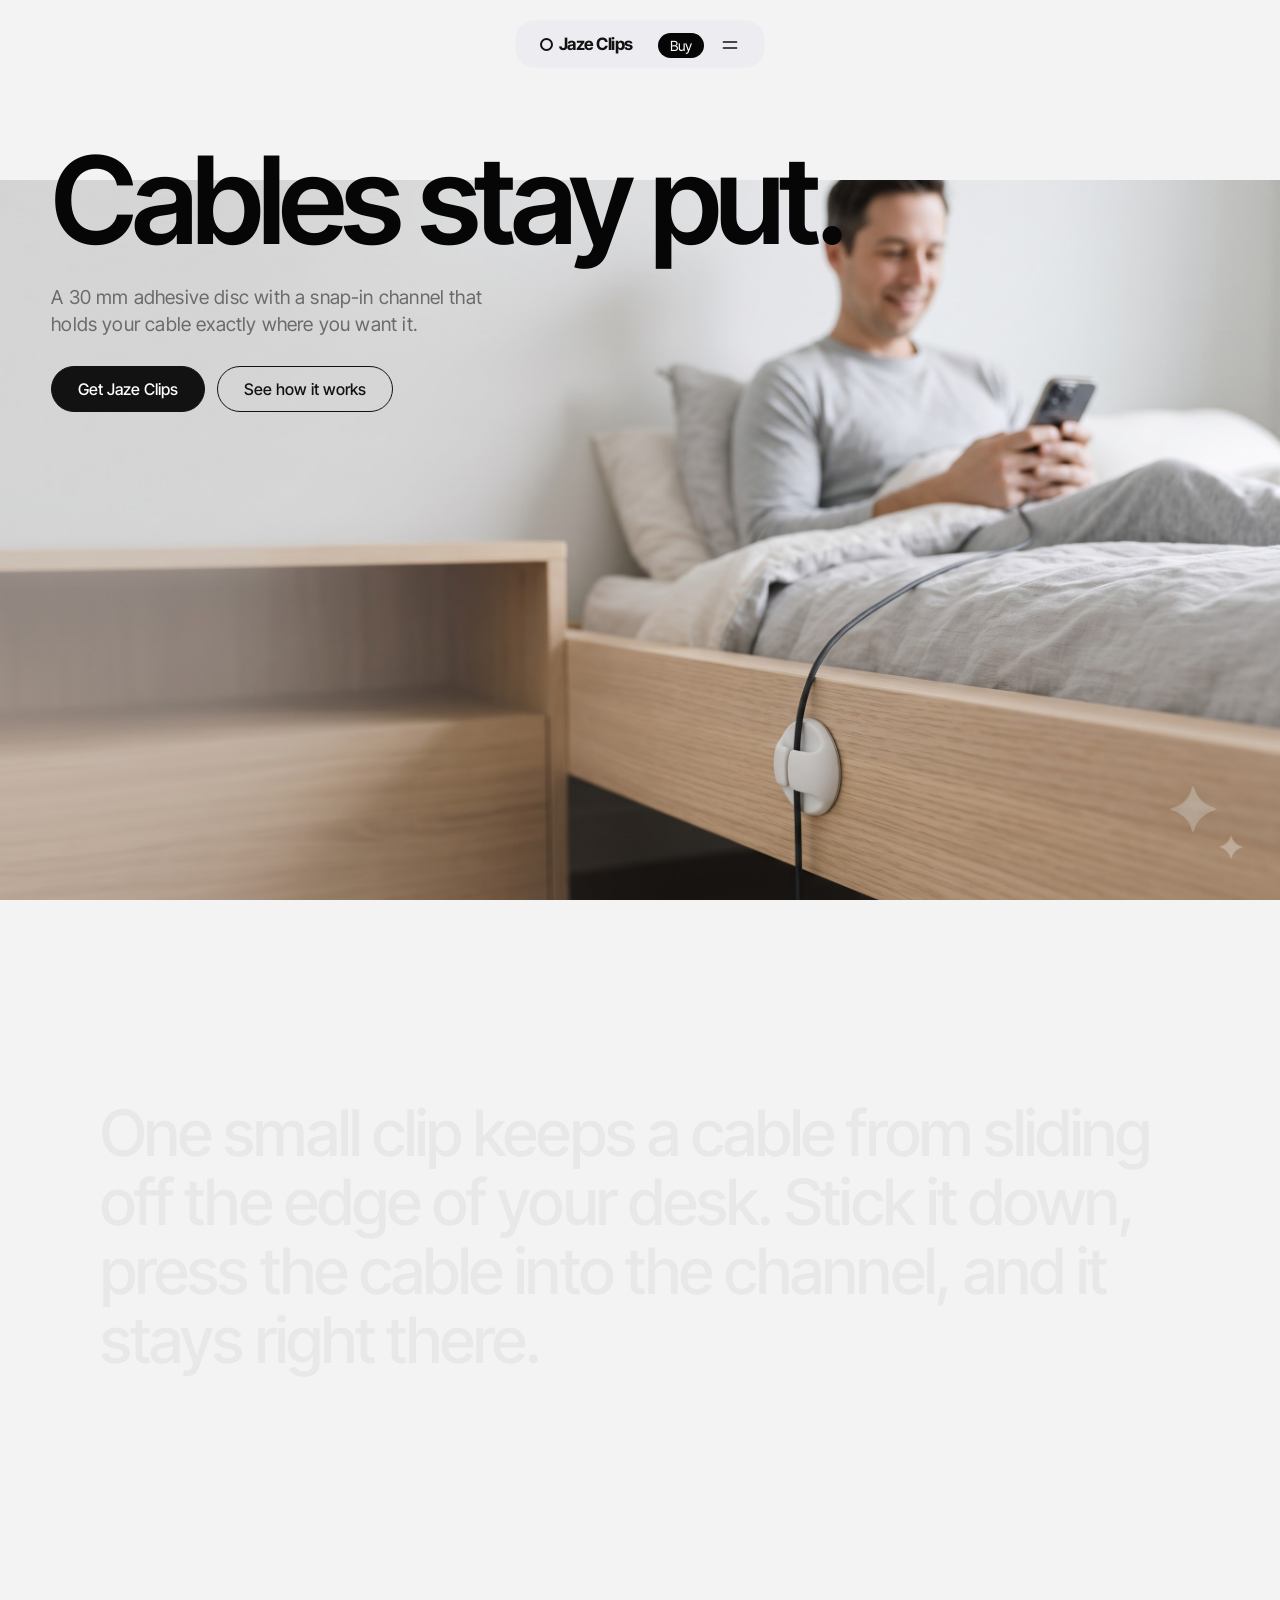
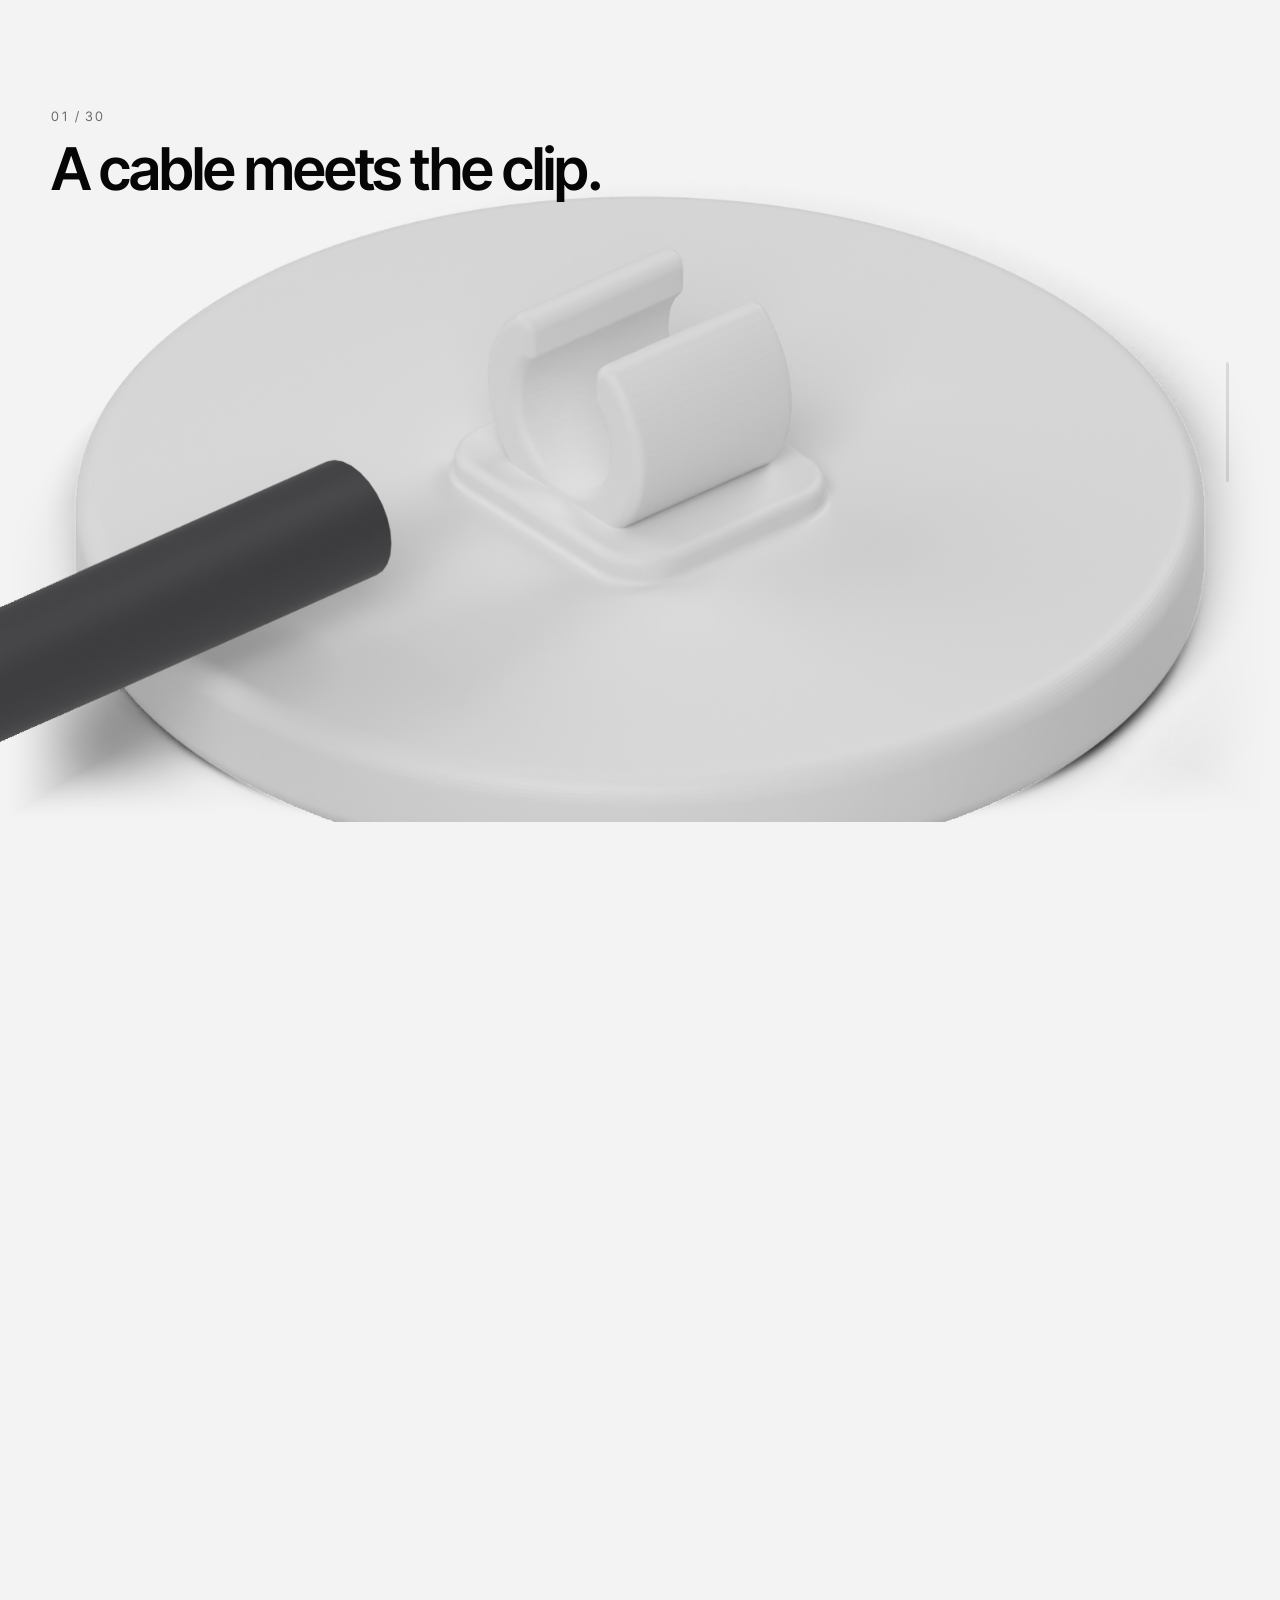
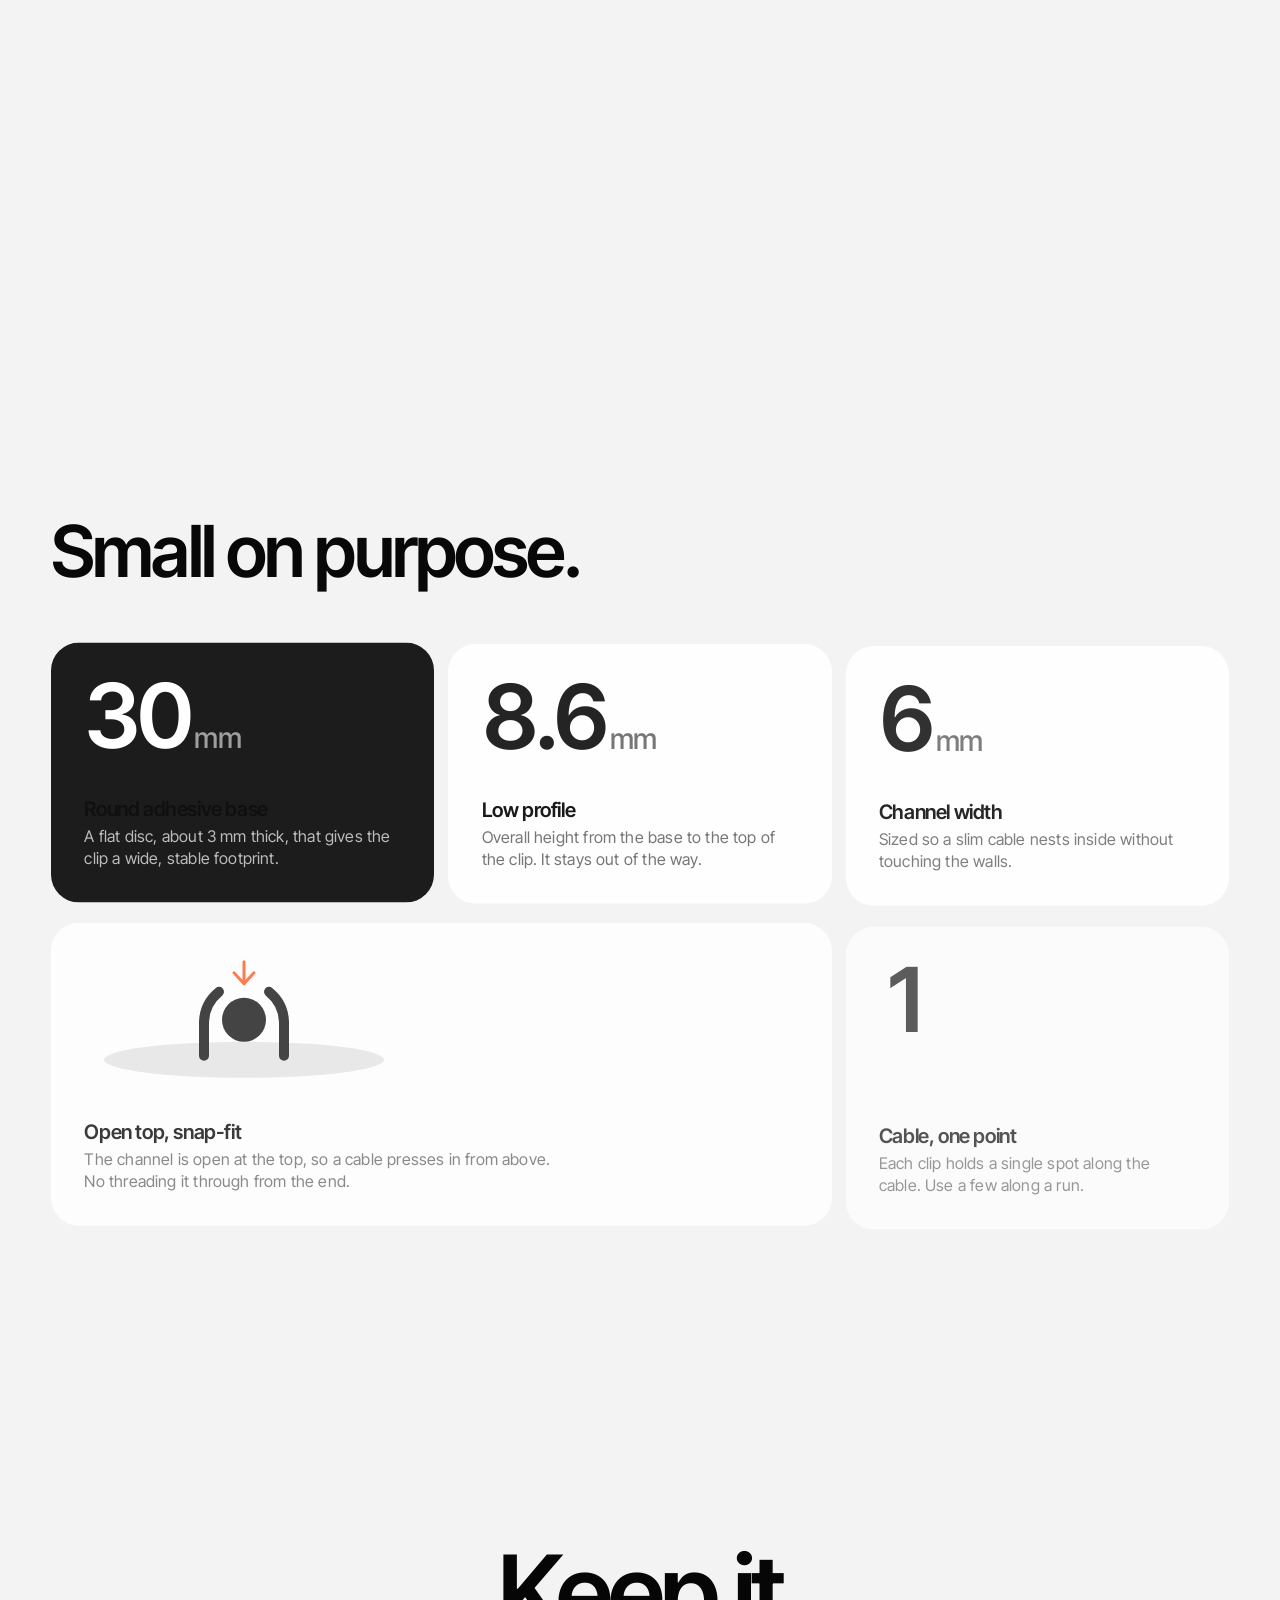
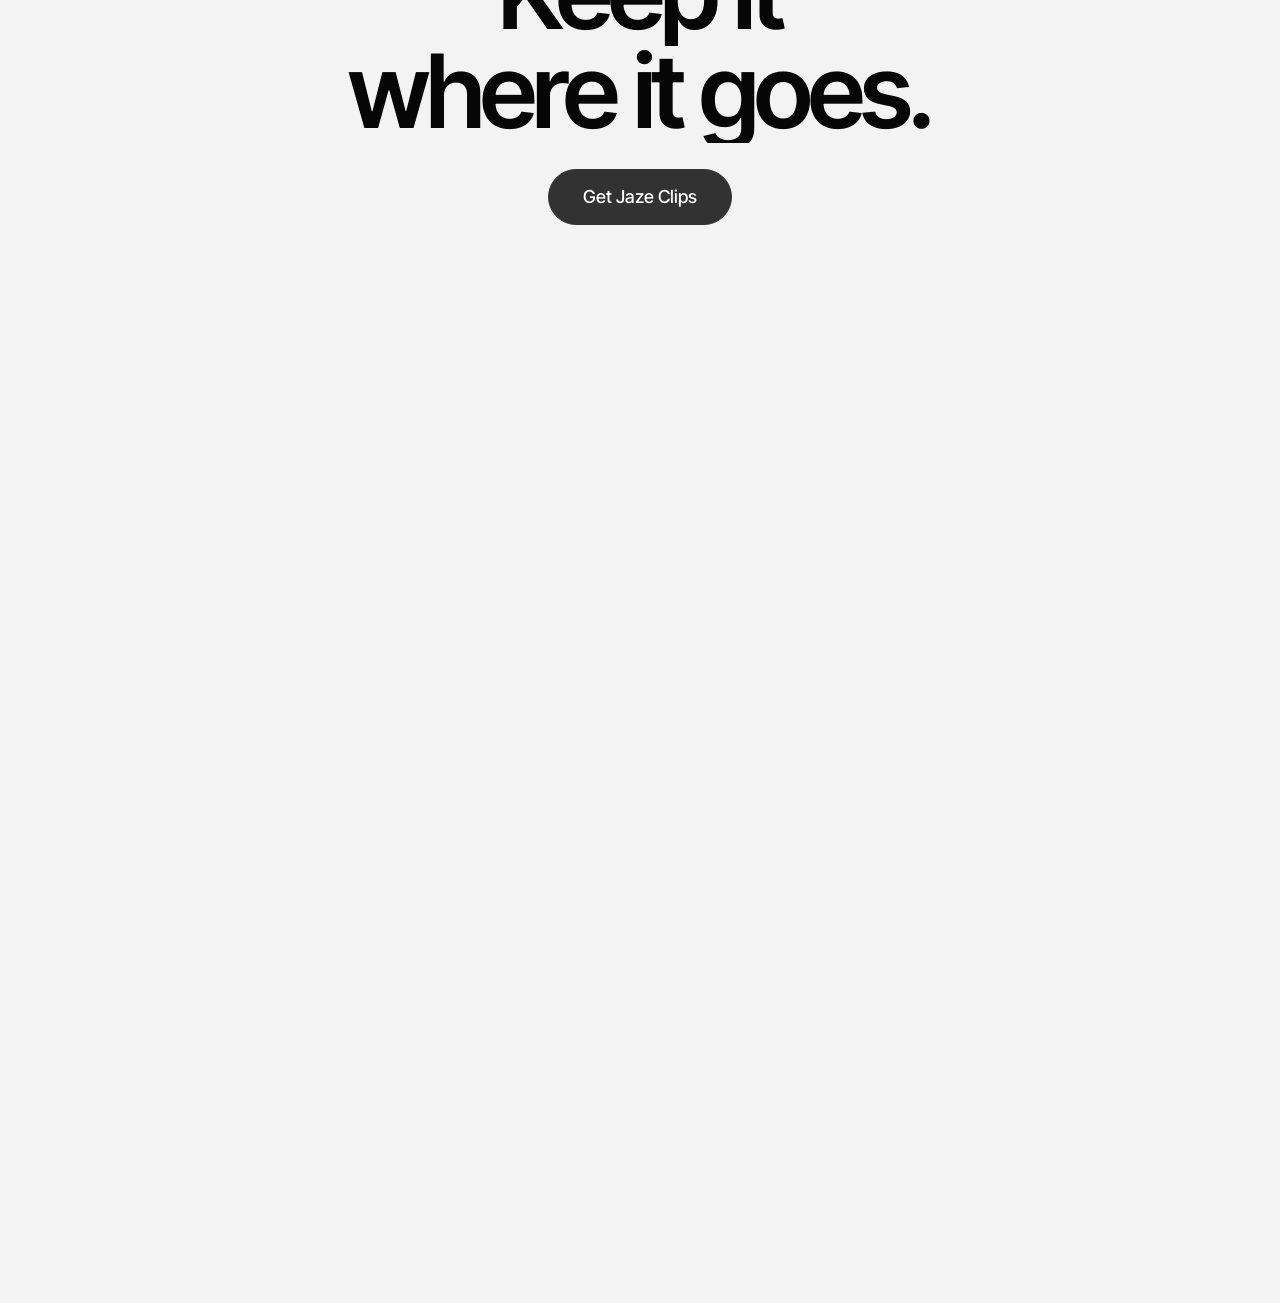
<file: index.html>
<!DOCTYPE html>
<html lang="en">
<head>
<meta charset="UTF-8">
<meta name="viewport" content="width=device-width, initial-scale=1.0">
<title>Jaze Clips — Cables stay put</title>
<meta name="description" content="Jaze Clips are 30 mm adhesive discs with a snap-in channel that keeps a cable exactly where you put it.">
<script>document.documentElement.classList.add('js');</script>
<link rel="preconnect" href="https://fonts.googleapis.com">
<link rel="preconnect" href="https://fonts.gstatic.com" crossorigin>
<link href="https://fonts.googleapis.com/css2?family=Inter+Tight:wght@400;500;600;700&display=swap" rel="stylesheet">
<link rel="stylesheet" href="css/bee-nav.css">
<link rel="stylesheet" href="css/bee-grid.css">
<link rel="stylesheet" href="css/bee-custom.css">
<link rel="stylesheet" href="css/bee-shim.css">
<link rel="stylesheet" href="css/index.css">
</head>
<body>

<script src="js/layout.js" data-part="nav"></script>

<main id="main">

  <!-- HERO -->
  <section class="hero hero-pending" data-nav="light" id="hero">
    <div class="hero__content">
      <h1 class="hero__headline">Cables stay put.</h1>
      <p class="hero__subtitle">A 30&nbsp;mm adhesive disc with a snap-in channel that holds your cable exactly where you want it.</p>
      <div class="hero__buttons">
        <a class="jbtn jbtn--solid" href="product.html"><span>Get Jaze Clips</span></a>
        <a class="jbtn" href="#how"><span>See how it works</span></a>
      </div>
    </div>
    <div class="hero__image-container">
      <img class="hero__image" src="assets/images/realphoto.jpg" alt="A Jaze Clip: a round white adhesive base with a raised, open-topped cable channel. A dark cable approaches from the left.">
    </div>
  </section>

  <!-- STATEMENT -->
  <section class="scroll-text" data-nav="light">
    <p class="scroll-text__item">One small clip keeps a cable from sliding off the edge of your desk. Stick it down, press the cable into the channel, and it stays right there.</p>
  </section>

  <!-- CABLE SCRUBBER: scroll plays frames 00 → 29 -->
  <section class="scrub" data-nav="light" id="how" aria-label="Animation: a cable slides through the clip as you scroll">
    <canvas id="stage" role="img" aria-label="A dark cable slides along the clip's channel, passing through it."></canvas>
    <div class="scrub__captions">
      <p class="scrub__label"><span id="frameNow">01</span> / <span id="frameTotal">30</span></p>
      <div class="scrub__stack">
        <p class="scrub__caption" data-step="0">A cable meets the clip.</p>
        <p class="scrub__caption" data-step="1">It runs straight through the channel.</p>
        <p class="scrub__caption" data-step="2">Held right where you put it.</p>
      </div>
    </div>
    <div class="scrub__bar" aria-hidden="true"><div class="scrub__bar-fill" id="barFill"></div></div>
  </section>

  <!-- SPECS -->
  <section class="specs" data-nav="light">
    <h2 class="specs__title">Small on purpose.</h2>
    <div class="tiles">
      <article class="tile tile--dark">
        <div class="tile__value">30<small>mm</small></div>
        <div>
          <h3 class="tile__name">Round adhesive base</h3>
          <p class="tile__text">A flat disc, about 3&nbsp;mm thick, that gives the clip a wide, stable footprint.</p>
        </div>
      </article>
      <article class="tile">
        <div class="tile__value">8.6<small>mm</small></div>
        <div>
          <h3 class="tile__name">Low profile</h3>
          <p class="tile__text">Overall height from the base to the top of the clip. It stays out of the way.</p>
        </div>
      </article>
      <article class="tile">
        <div class="tile__value">6<small>mm</small></div>
        <div>
          <h3 class="tile__name">Channel width</h3>
          <p class="tile__text">Sized so a slim cable nests inside without touching the walls.</p>
        </div>
      </article>
      <article class="tile tile--wide">
        <svg class="tile__diagram" viewBox="0 0 320 130" fill="none" aria-hidden="true">
          <ellipse cx="160" cy="104" rx="140" ry="18" fill="#e4e4e4"/>
          <path d="M120 100 V66 A40 40 0 0 1 135 36 M200 100 V66 A40 40 0 0 0 185 36" stroke="#121212" stroke-width="10" stroke-linecap="round"/>
          <circle cx="160" cy="64" r="22" fill="#121212"/>
          <path d="M160 6 V26 M150 17 L160 28 L170 17" stroke="#ff5a1f" stroke-width="3" stroke-linecap="round" stroke-linejoin="round"/>
        </svg>
        <div>
          <h3 class="tile__name">Open top, snap-fit</h3>
          <p class="tile__text">The channel is open at the top, so a cable presses in from above. No threading it through from the end.</p>
        </div>
      </article>
      <article class="tile">
        <div class="tile__value">1</div>
        <div>
          <h3 class="tile__name">Cable, one point</h3>
          <p class="tile__text">Each clip holds a single spot along the cable. Use a few along a run.</p>
        </div>
      </article>
    </div>
  </section>

  <!-- CTA -->
  <section class="get" data-nav="light" id="get">
    <h2 class="get__h2"><span class="line"><span>Keep it</span></span><span class="line"><span>where it goes.</span></span></h2>
    <a class="jbtn jbtn--solid" href="product.html"><span>Get Jaze Clips</span></a>
  </section>

</main>

<script src="js/layout.js" data-part="footer"></script>

<script src="js/vendor/gsap.min.js"></script>
<script src="js/vendor/ScrollTrigger.min.js"></script>
<script src="js/vendor/CustomEase.min.js"></script>
<script src="js/bee-nav.js"></script>
<script src="js/main.js"></script>
</body>
</html>
</file>
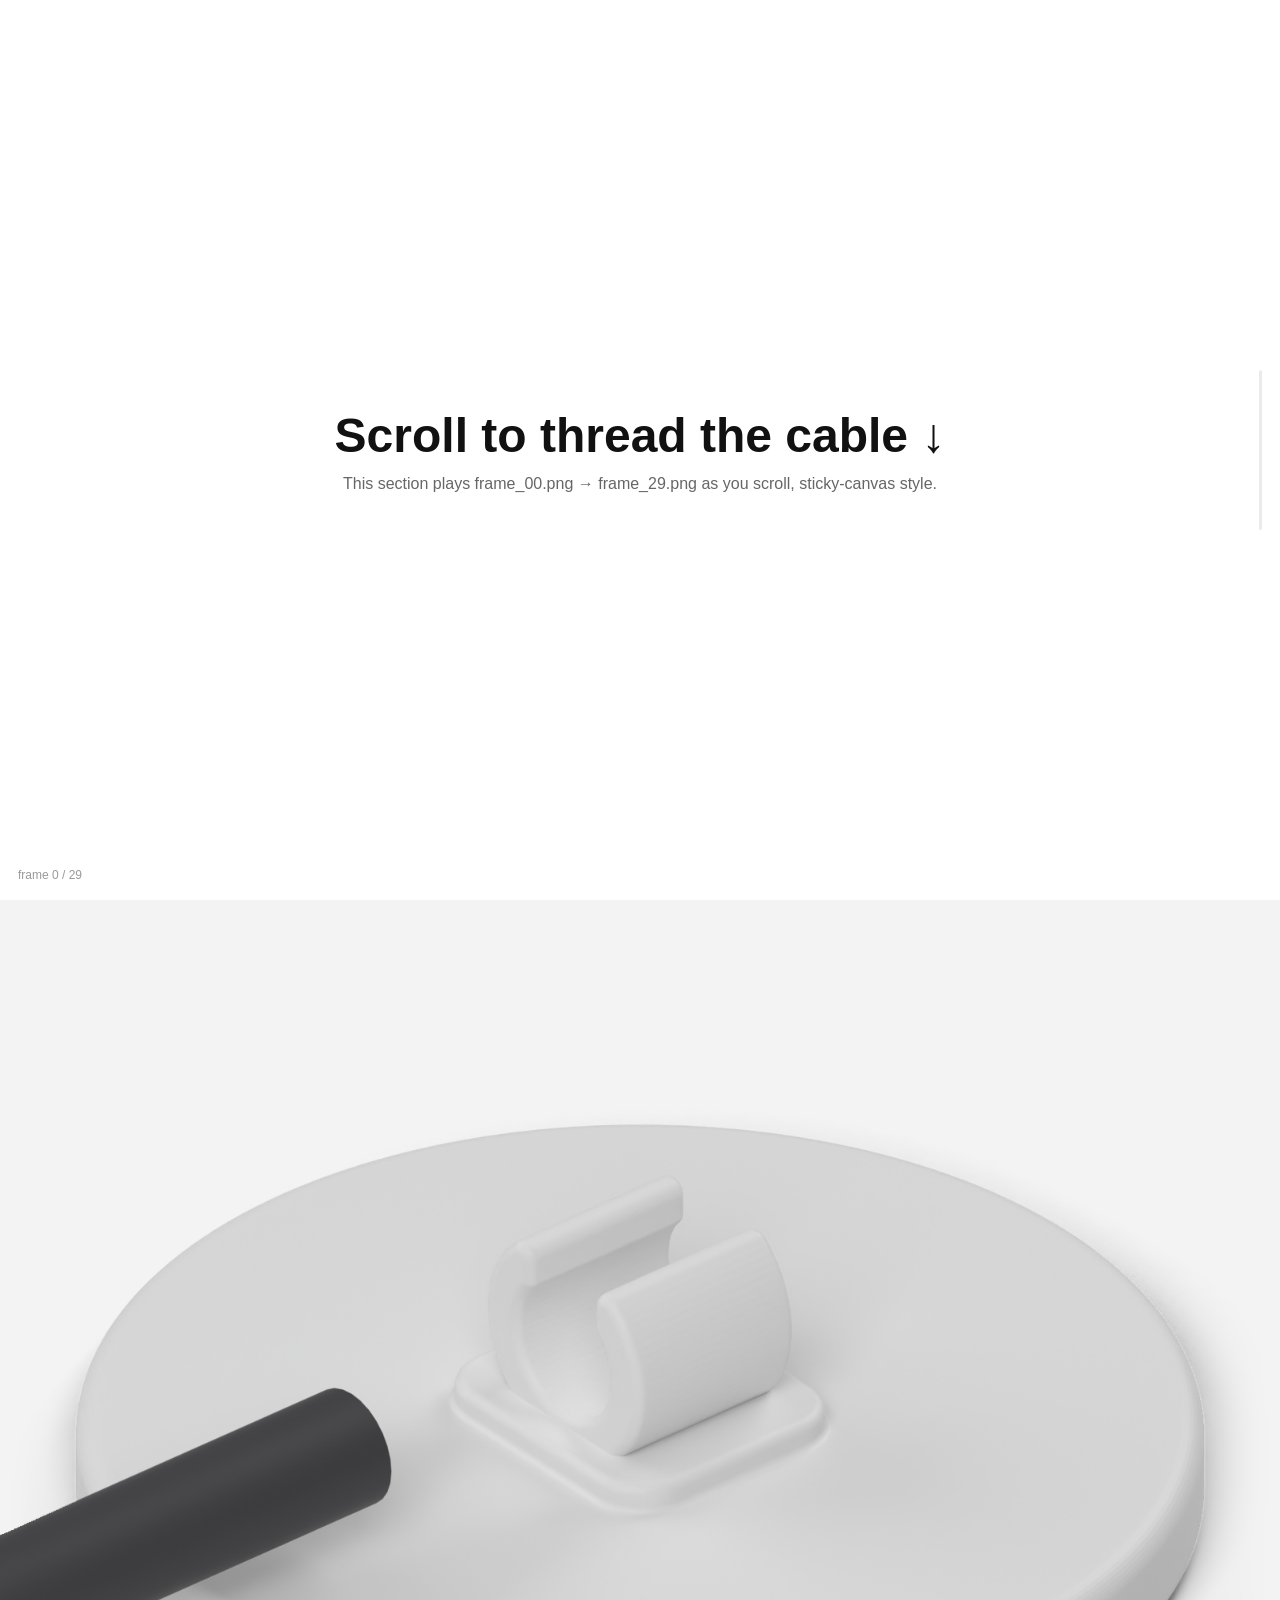
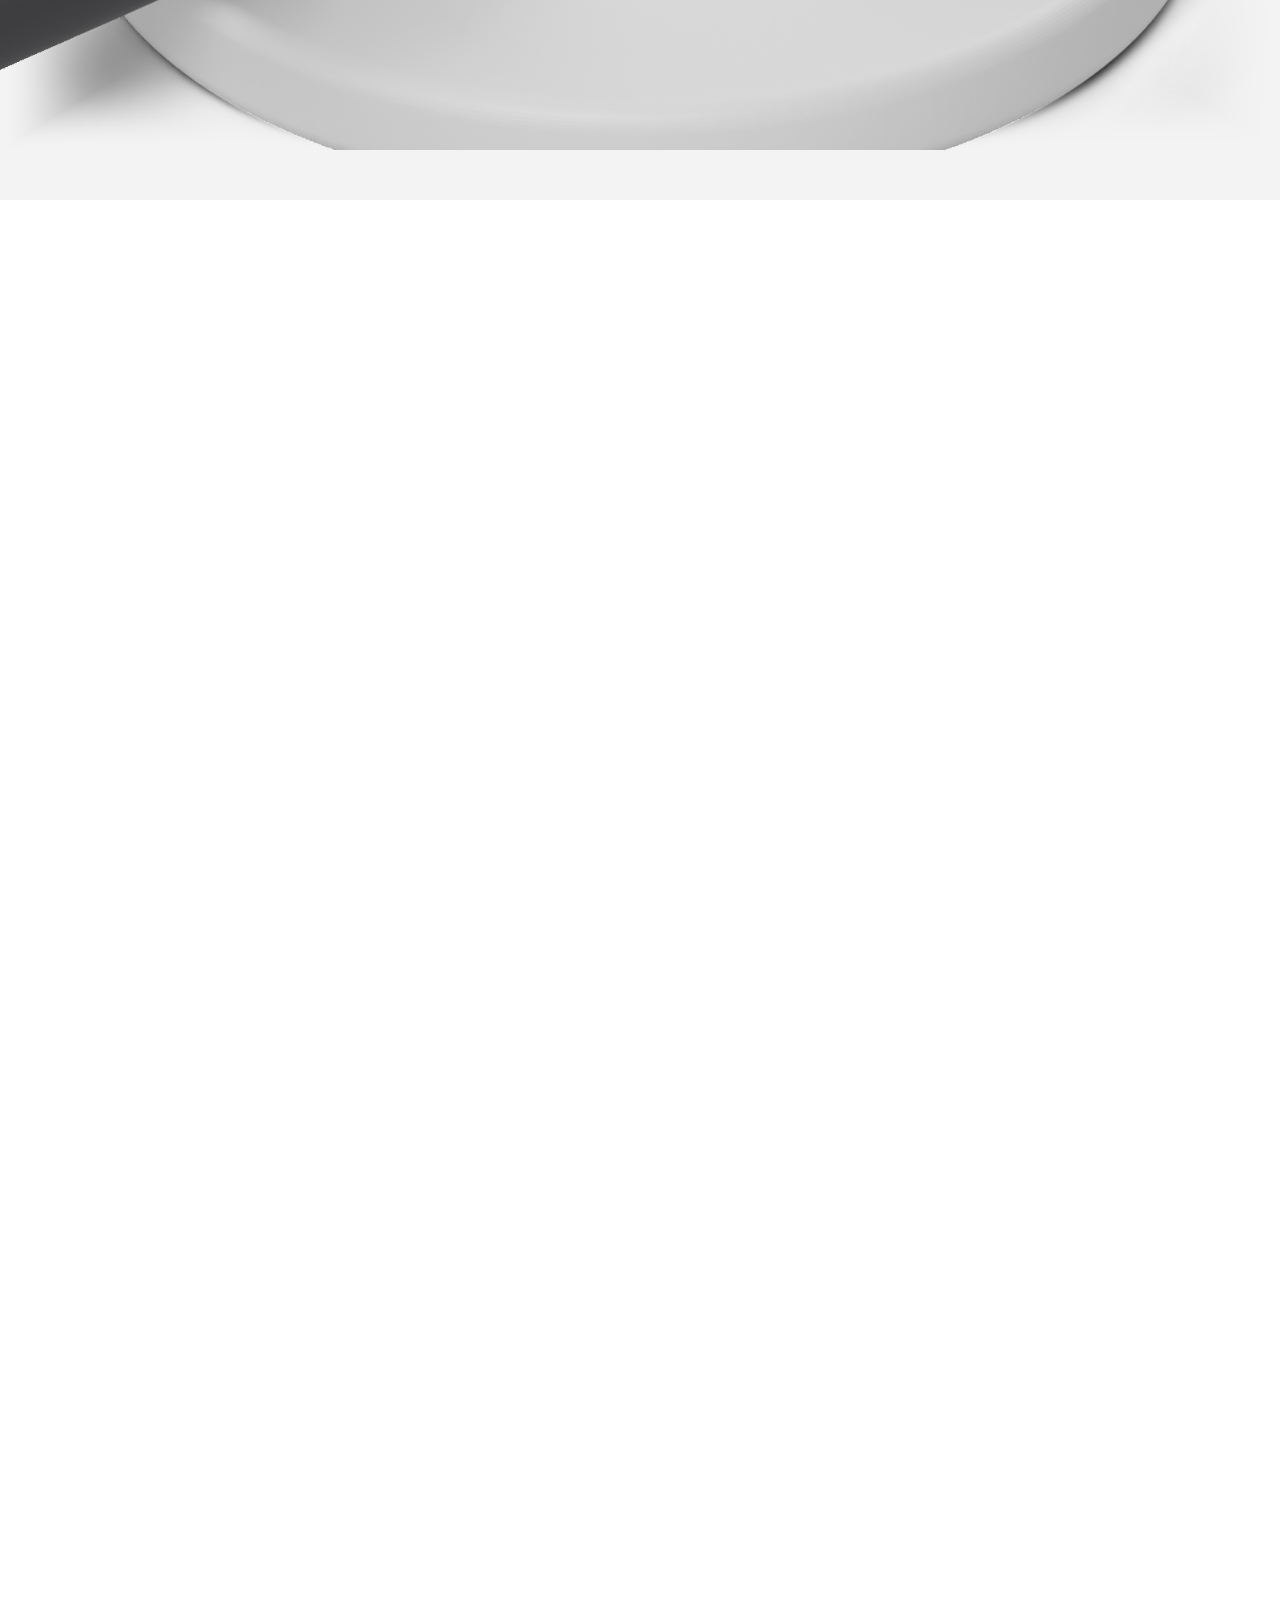
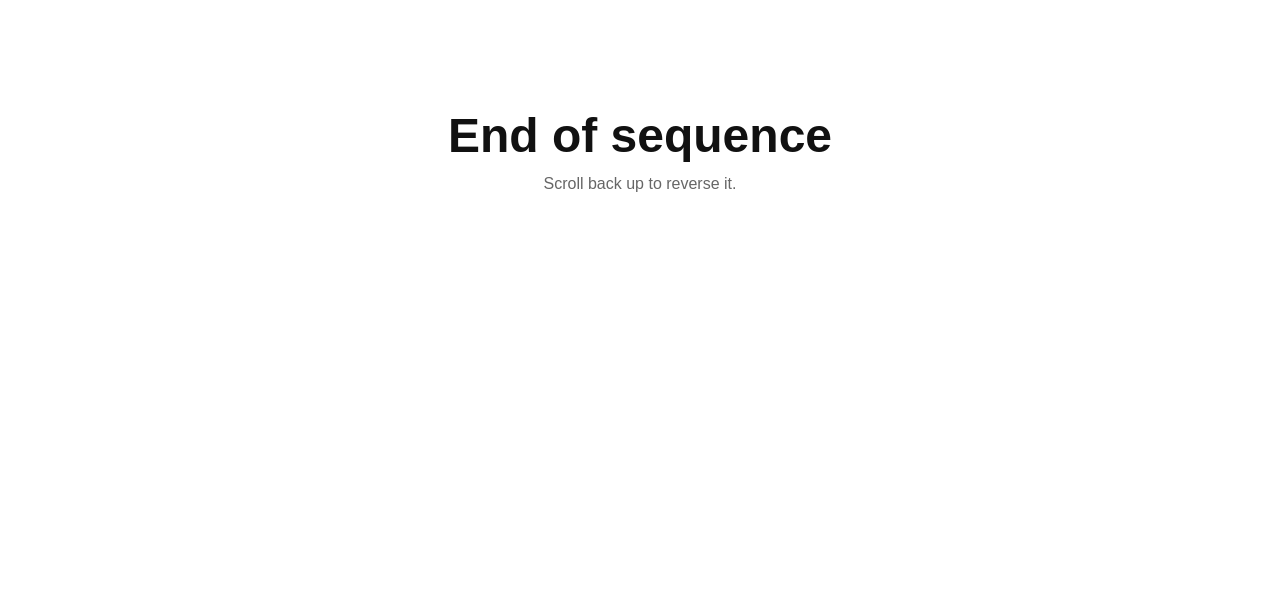
<file: cable-scroller.html>
<!DOCTYPE html>
<html lang="en">
<head>
<meta charset="UTF-8">
<meta name="viewport" content="width=device-width, initial-scale=1.0">
<title>Cable Holder — Scroll Animation</title>
<link rel="stylesheet" href="css/cable-scroller.css">
</head>
<body>

  <div class="spacer">
    <div>
      <h1>Scroll to thread the cable ↓</h1>
      <p>This section plays frame_00.png → frame_29.png as you scroll, sticky-canvas style.</p>
    </div>
  </div>

  <div class="scroll-track" id="scrollTrack">
    <div class="sticky-stage">
      <canvas id="stage"></canvas>
    </div>
  </div>

  <div class="spacer">
    <div>
      <h1>End of sequence</h1>
      <p>Scroll back up to reverse it.</p>
    </div>
  </div>

  <div class="hud" id="hud">frame 0 / 29</div>
  <div class="progress-rail"><div class="progress-fill" id="progressFill"></div></div>

<script src="js/cable-scroller.js"></script>
</body>
</html>
</file>
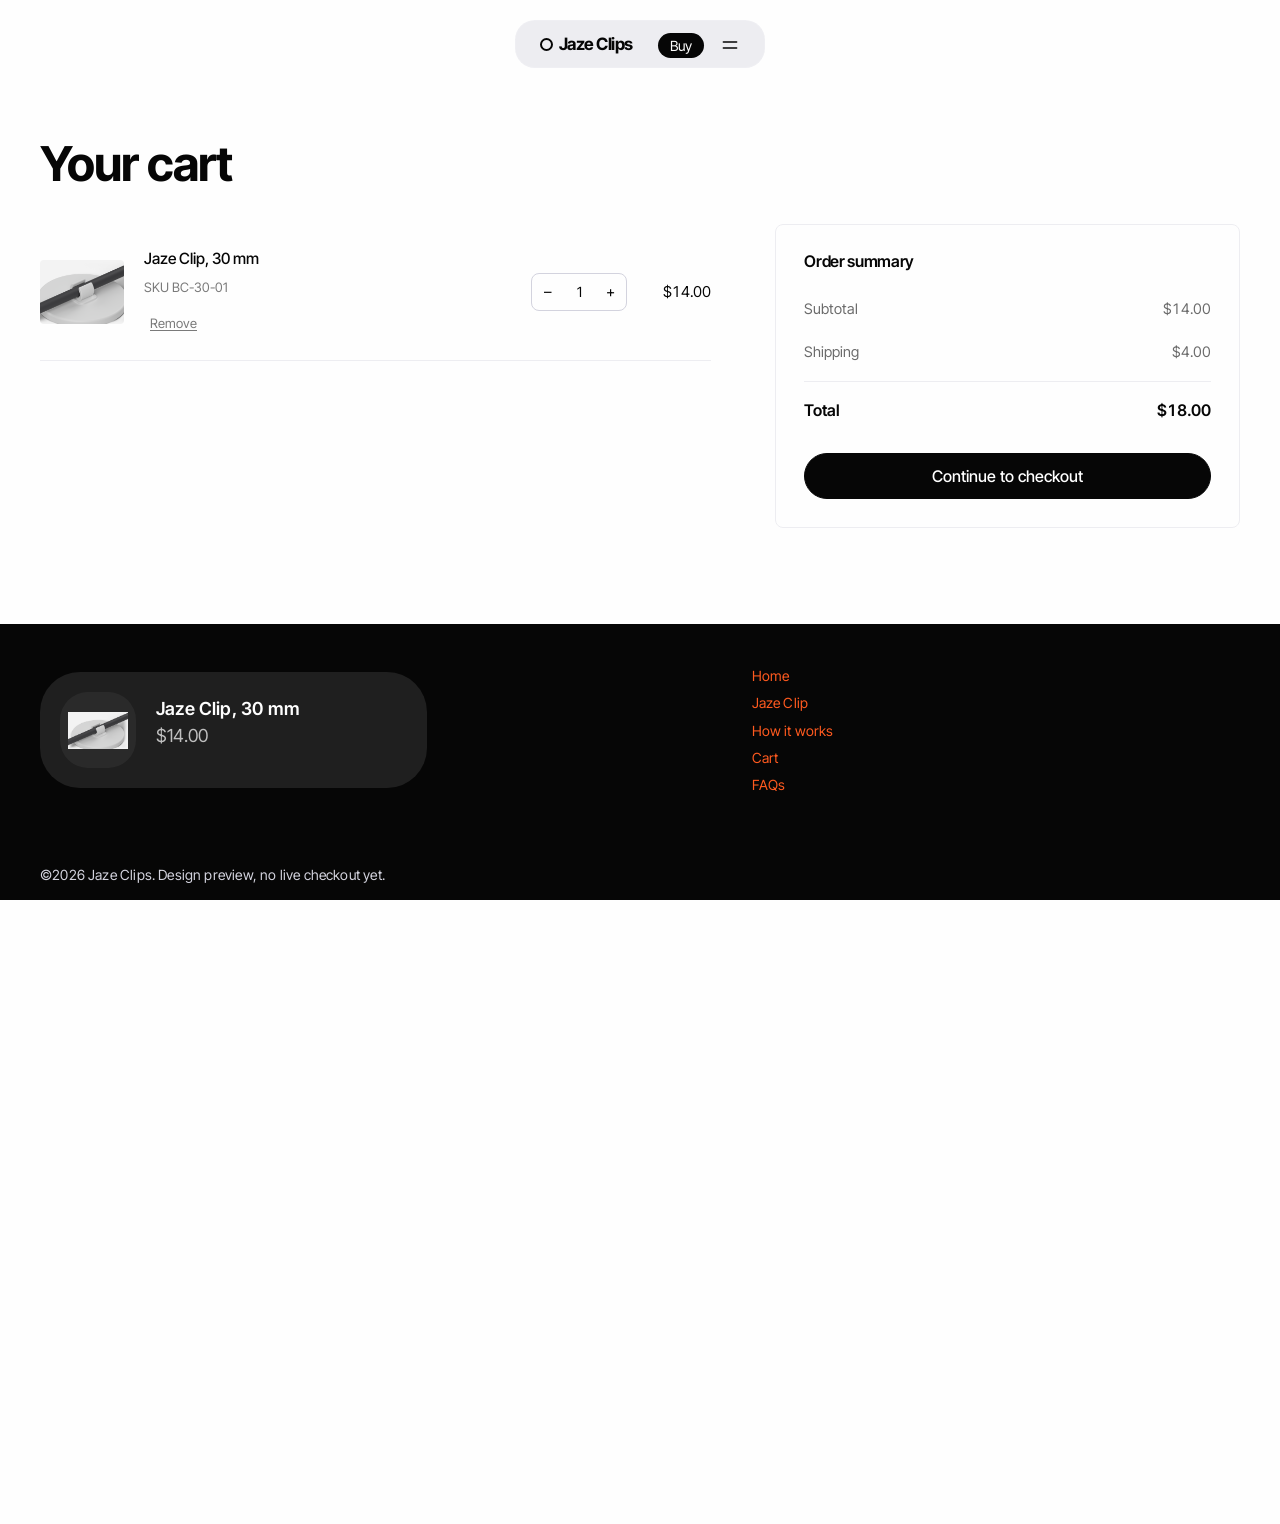
<file: cart.html>
<!DOCTYPE html>
<html lang="en">
<head>
<meta charset="UTF-8">
<meta name="viewport" content="width=device-width, initial-scale=1.0">
<title>Jaze Clips | Cart</title>
<script>document.documentElement.classList.add('js');</script>
<link rel="preconnect" href="https://fonts.googleapis.com">
<link rel="preconnect" href="https://fonts.gstatic.com" crossorigin>
<link href="https://fonts.googleapis.com/css2?family=Inter+Tight:wght@400;500;600;700&display=swap" rel="stylesheet">
<link rel="stylesheet" href="css/bee-nav.css">
<link rel="stylesheet" href="css/bee-grid.css">
<link rel="stylesheet" href="css/bee-custom.css">
<link rel="stylesheet" href="css/bee-shim.css">
<link rel="stylesheet" href="css/shop.css">
<style>
  .cart-wrap{ padding: 140px 0 96px; }
  h1.page-title{ font-size: 28px; margin-bottom: 36px; }

  .cart-grid{
    display: grid;
    grid-template-columns: 1.3fr 0.9fr;
    gap: 64px;
    align-items: start;
  }

  .line-item{
    display: grid;
    grid-template-columns: 84px 1fr auto auto;
    gap: 20px;
    align-items: center;
    padding: 22px 0;
    border-bottom: 1px solid var(--line);
  }
  .line-item img{ width: 84px; height: 64px; object-fit: cover; border-radius: 4px; background: var(--bg-stage); }
  .li-title{ font-size: 15.5px; font-weight: 500; }
  .li-sub{ font-size: 13px; color: var(--stone); margin-top: 4px; font-family: var(--font-mono); }
  .li-qty{
    display: flex; align-items: center;
    border: 1px solid var(--line-strong); border-radius: 8px; overflow: hidden;
  }
  .li-qty button{ width: 32px; height: 36px; border: none; background: none; cursor: pointer; font-size: 15px; }
  .li-qty button:hover{ background: var(--bg-stage); }
  .li-qty span{ width: 30px; text-align: center; font-family: var(--font-mono); font-size: 14px; }
  .li-price{ font-family: var(--font-mono); font-size: 15px; min-width: 64px; text-align: right; }
  .li-remove{
    background: none; border: none; color: var(--stone); cursor: pointer; font-size: 13px;
    text-decoration: underline; text-underline-offset: 2px; margin-top: 10px; display: inline-block;
  }
  .li-remove:hover{ color: var(--ink); }

  .summary{
    border: 1px solid var(--line);
    border-radius: 8px;
    padding: 28px;
    position: sticky;
    top: 96px;
  }
  .summary h2{ font-size: 16px; font-weight: 600; margin-bottom: 18px; }
  .sum-row{ display: flex; justify-content: space-between; font-size: 14.5px; padding: 9px 0; color: var(--ink-soft); }
  .sum-row.total{ color: var(--ink); font-weight: 600; font-size: 16px; border-top: 1px solid var(--line); margin-top: 8px; padding-top: 16px; }
  .sum-row .v{ font-family: var(--font-mono); }

  /* checkout step */
  #checkoutStep{ display: none; margin-top: 44px; }
  .form-grid{ display: grid; grid-template-columns: 1fr 1fr; gap: 16px; margin-top: 18px; }
  .form-grid .full{ grid-column: 1 / -1; }
  label{ font-size: 13px; color: var(--ink-soft); display: block; margin-bottom: 6px; }
  input[type="text"], input[type="email"]{
    width: 100%;
    padding: 12px 14px;
    border: 1px solid var(--line-strong);
    border-radius: 6px;
    font-family: var(--font-display);
    font-size: 14.5px;
    background: #fff;
  }
  input:focus{ outline: 2px solid var(--accent); outline-offset: 1px; border-color: var(--accent); }

  .payment-box{
    margin-top: 28px;
    border: 1px dashed var(--line-strong);
    border-radius: 6px;
    padding: 18px;
    background: var(--bg-stage);
    font-size: 13.5px;
    color: var(--stone);
  }
  .payment-box .tag{
    font-family: var(--font-mono);
    font-size: 11px;
    background: #fff;
    border: 1px solid var(--line-strong);
    padding: 2px 7px;
    border-radius: 20px;
    margin-bottom: 10px;
    display: inline-block;
  }

  .confirm-state{ display:none; text-align:center; padding: 80px 0; }
  .confirm-state h2{ font-size: 24px; }
  .confirm-state p{ color: var(--ink-soft); margin-top: 10px; }

  .empty-cart{ text-align: center; padding: 60px 0; color: var(--ink-soft); }

  @media (max-width: 860px){
    .cart-grid{ grid-template-columns: 1fr; }
    .form-grid{ grid-template-columns: 1fr; }
  }
</style>
</head>
<body>

<script src="js/layout.js" data-part="nav"></script>

<main id="main" class="cart-wrap" data-nav="light">
  <div class="wrap">
    <h1 class="page-title">Your cart</h1>

    <div id="cartStep">
      <div class="cart-grid">
        <div>
          <div class="line-item" id="lineItem">
            <img src="assets/frames/frame_15.png" alt="">
            <div>
              <div class="li-title">Jaze Clip, 30 mm</div>
              <div class="li-sub">SKU BC-30-01</div>
              <button class="li-remove" id="removeBtn">Remove</button>
            </div>
            <div class="li-qty">
              <button type="button" id="cartQtyMinus" aria-label="Decrease quantity">–</button>
              <span id="cartQtyValue">1</span>
              <button type="button" id="cartQtyPlus" aria-label="Increase quantity">+</button>
            </div>
            <div class="li-price mono" id="lineTotal">$14.00</div>
          </div>
          <div class="empty-cart" id="emptyCart" style="display:none;">
            Your cart is empty. <a href="product.html">Go find the clip.</a>
          </div>
        </div>

        <div class="summary">
          <h2>Order summary</h2>
          <div class="sum-row"><span>Subtotal</span><span class="v" id="sumSubtotal">$14.00</span></div>
          <div class="sum-row"><span>Shipping</span><span class="v">$4.00</span></div>
          <div class="sum-row total"><span>Total</span><span class="v" id="sumTotal">$18.00</span></div>
          <button class="btn btn-primary btn-block" id="toCheckoutBtn" style="margin-top:20px;">Continue to checkout</button>
        </div>
      </div>
    </div>

    <div id="checkoutStep">
      <div class="cart-grid">
        <div>
          <h2 style="font-size:17px; margin-bottom: 6px;">Shipping address</h2>
          <p style="color:var(--ink-soft); font-size:13.5px;">This form is a visual placeholder — nothing is submitted yet.</p>
          <div class="form-grid">
            <div class="full"><label for="fname">Full name</label><input type="text" id="fname" placeholder="Jordan Lee"></div>
            <div class="full"><label for="email">Email</label><input type="email" id="email" placeholder="jordan@example.com"></div>
            <div class="full"><label for="addr">Address</label><input type="text" id="addr" placeholder="123 Market Street"></div>
            <div><label for="city">City</label><input type="text" id="city" placeholder="Austin"></div>
            <div><label for="zip">ZIP</label><input type="text" id="zip" placeholder="73301"></div>
          </div>

          <div class="payment-box">
            <span class="tag">preview</span>
            <div>Payment UI — not wired to a processor yet. This box represents where card entry will go once a backend is connected.</div>
          </div>
        </div>

        <div class="summary">
          <h2>Order summary</h2>
          <div class="sum-row"><span>Subtotal</span><span class="v" id="sumSubtotal2">$14.00</span></div>
          <div class="sum-row"><span>Shipping</span><span class="v">$4.00</span></div>
          <div class="sum-row total"><span>Total</span><span class="v" id="sumTotal2">$18.00</span></div>
          <button class="btn btn-primary btn-block" id="placeOrderBtn" style="margin-top:20px;">Place order</button>
          <button class="btn btn-secondary btn-block" id="backToCartBtn" style="margin-top:10px;">Back to cart</button>
        </div>
      </div>
    </div>

    <div class="confirm-state" id="confirmState">
      <h2>Order confirmed — preview only</h2>
      <p>In the live site, this is where a real order confirmation and email receipt would fire.</p>
      <a href="index.html" class="btn btn-secondary" style="margin-top:24px;">Back to home</a>
    </div>
  </div>
</main>

<script src="js/layout.js" data-part="footer"></script>

<script src="js/vendor/gsap.min.js"></script>
<script src="js/vendor/ScrollTrigger.min.js"></script>
<script src="js/bee-nav.js"></script>
<script>
  const UNIT_PRICE = 14.00;
  const SHIPPING = 4.00;
  let qty = 1;

  const cartQtyValue = document.getElementById('cartQtyValue');
  const lineTotal = document.getElementById('lineTotal');
  const sumSubtotal = document.getElementById('sumSubtotal');
  const sumTotal = document.getElementById('sumTotal');
  const sumSubtotal2 = document.getElementById('sumSubtotal2');
  const sumTotal2 = document.getElementById('sumTotal2');

  function fmt(n){ return '$' + n.toFixed(2); }

  function recalc(){
    const sub = UNIT_PRICE * qty;
    lineTotal.textContent = fmt(sub);
    sumSubtotal.textContent = fmt(sub);
    sumTotal.textContent = fmt(sub + SHIPPING);
    sumSubtotal2.textContent = fmt(sub);
    sumTotal2.textContent = fmt(sub + SHIPPING);
  }

  document.getElementById('cartQtyPlus').addEventListener('click', () => { qty = Math.min(9, qty+1); cartQtyValue.textContent = qty; recalc(); });
  document.getElementById('cartQtyMinus').addEventListener('click', () => { qty = Math.max(1, qty-1); cartQtyValue.textContent = qty; recalc(); });

  document.getElementById('removeBtn').addEventListener('click', () => {
    document.getElementById('lineItem').style.display = 'none';
    document.getElementById('emptyCart').style.display = 'block';
    document.getElementById('toCheckoutBtn').disabled = true;
    document.getElementById('toCheckoutBtn').style.opacity = 0.5;
  });

  document.getElementById('toCheckoutBtn').addEventListener('click', () => {
    document.getElementById('cartStep').style.display = 'none';
    document.getElementById('checkoutStep').style.display = 'block';
    window.scrollTo({top: 0, behavior: 'smooth'});
  });

  document.getElementById('backToCartBtn').addEventListener('click', () => {
    document.getElementById('checkoutStep').style.display = 'none';
    document.getElementById('cartStep').style.display = 'block';
  });

  document.getElementById('placeOrderBtn').addEventListener('click', () => {
    document.getElementById('checkoutStep').style.display = 'none';
    document.getElementById('confirmState').style.display = 'block';
    window.scrollTo({top: 0, behavior: 'smooth'});
  });

  recalc();
</script>
</body>
</html>
</file>
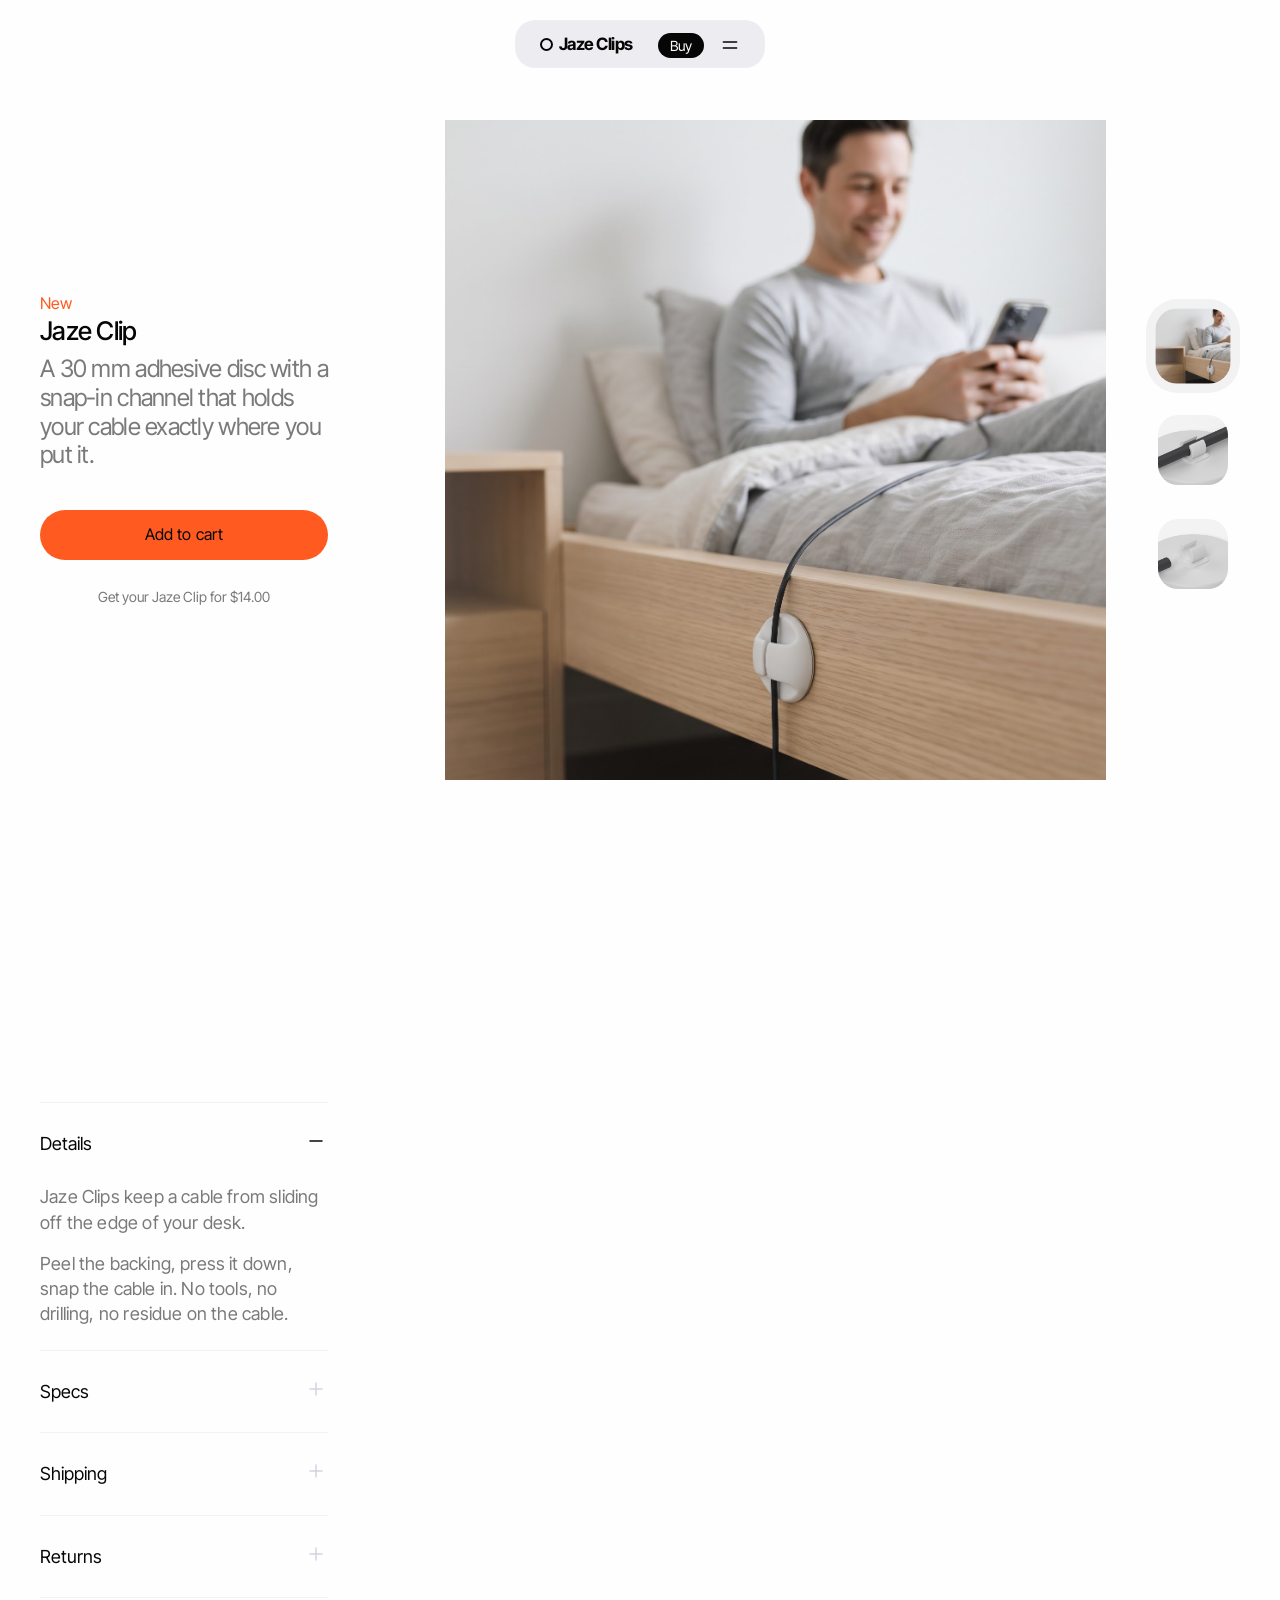
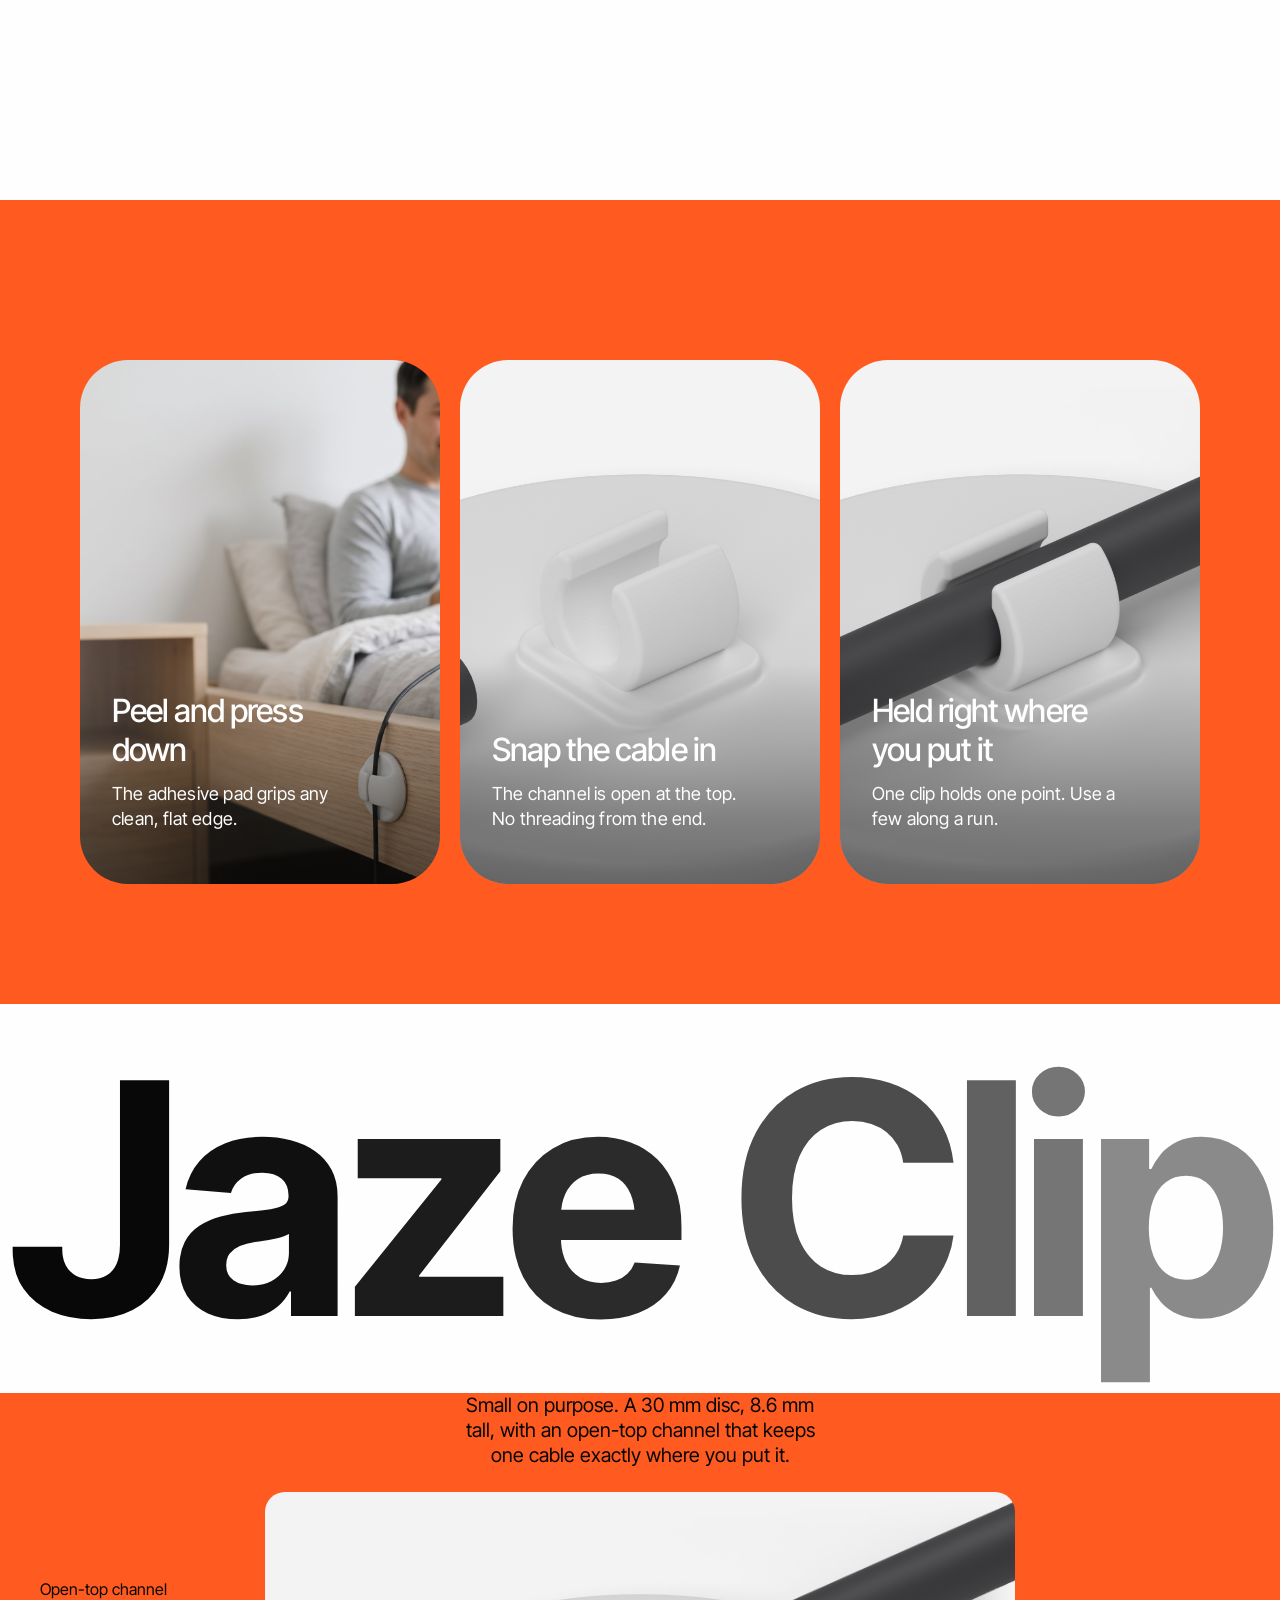
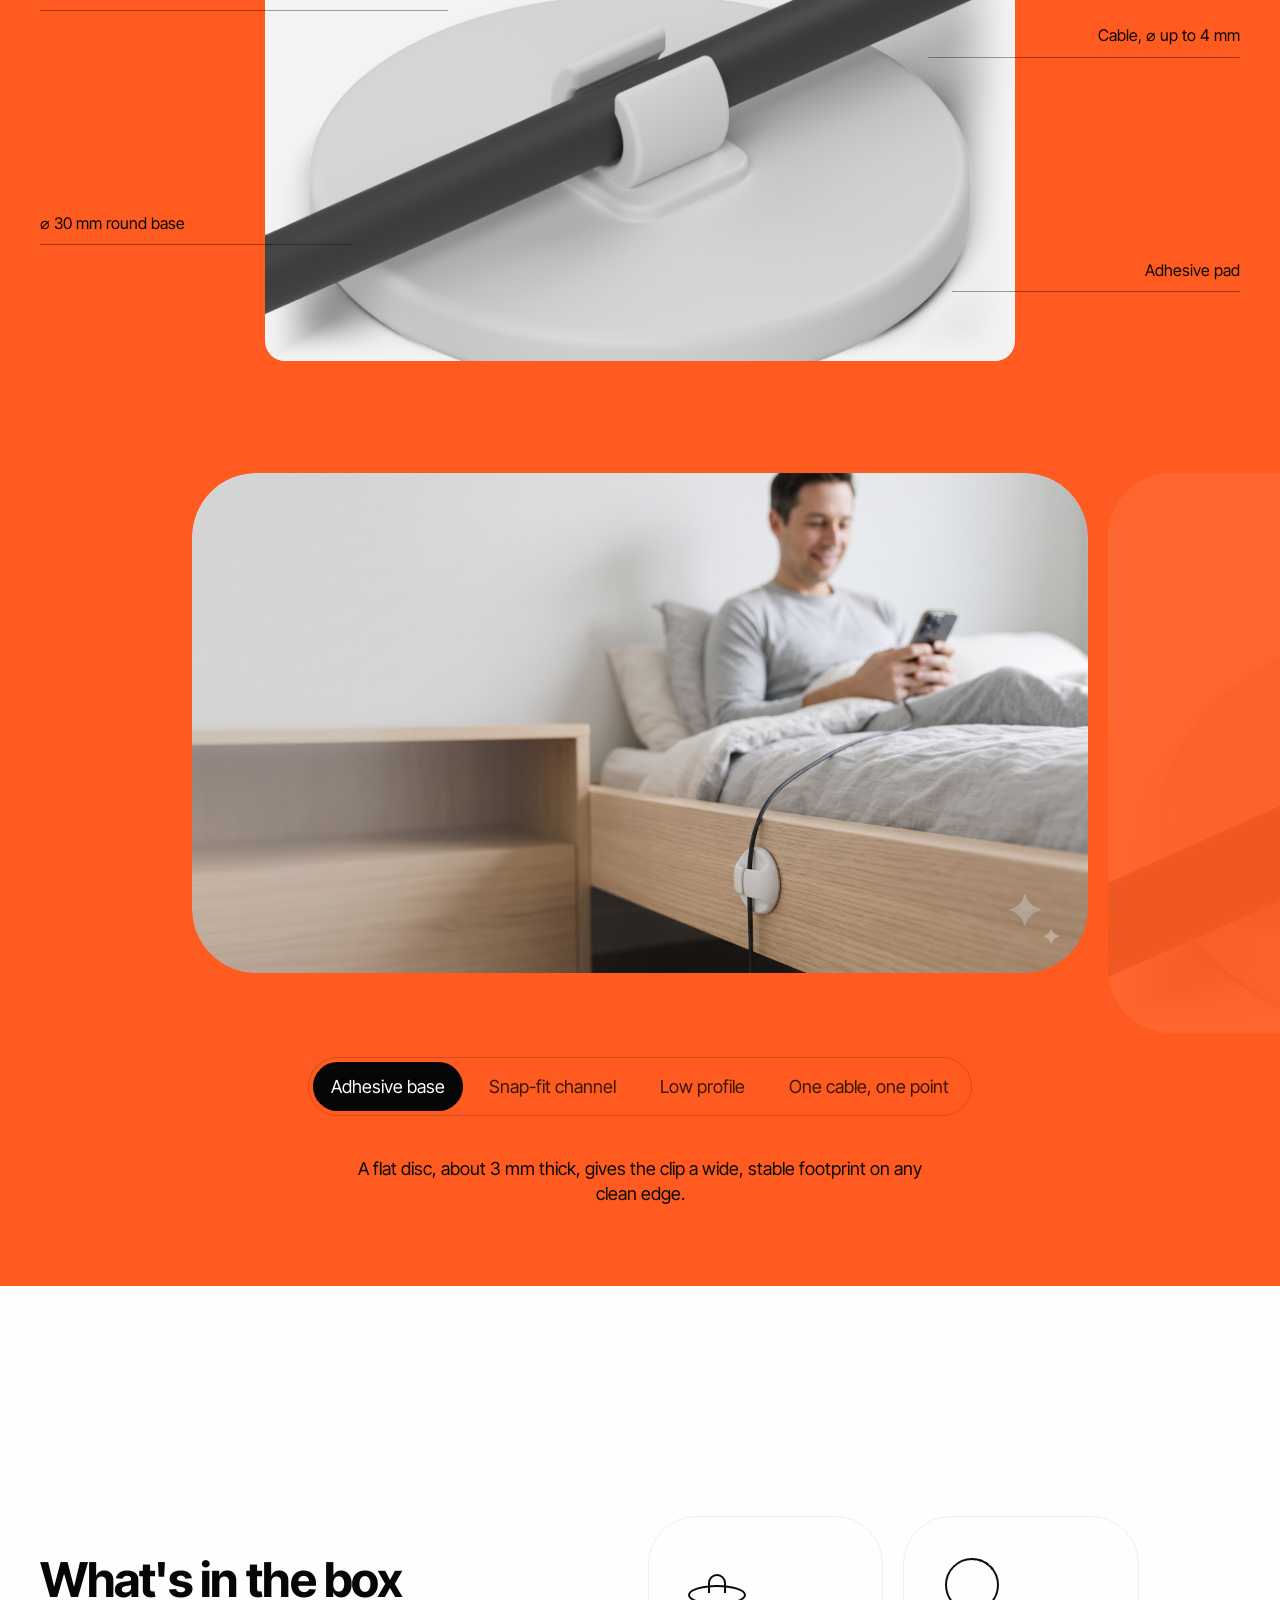
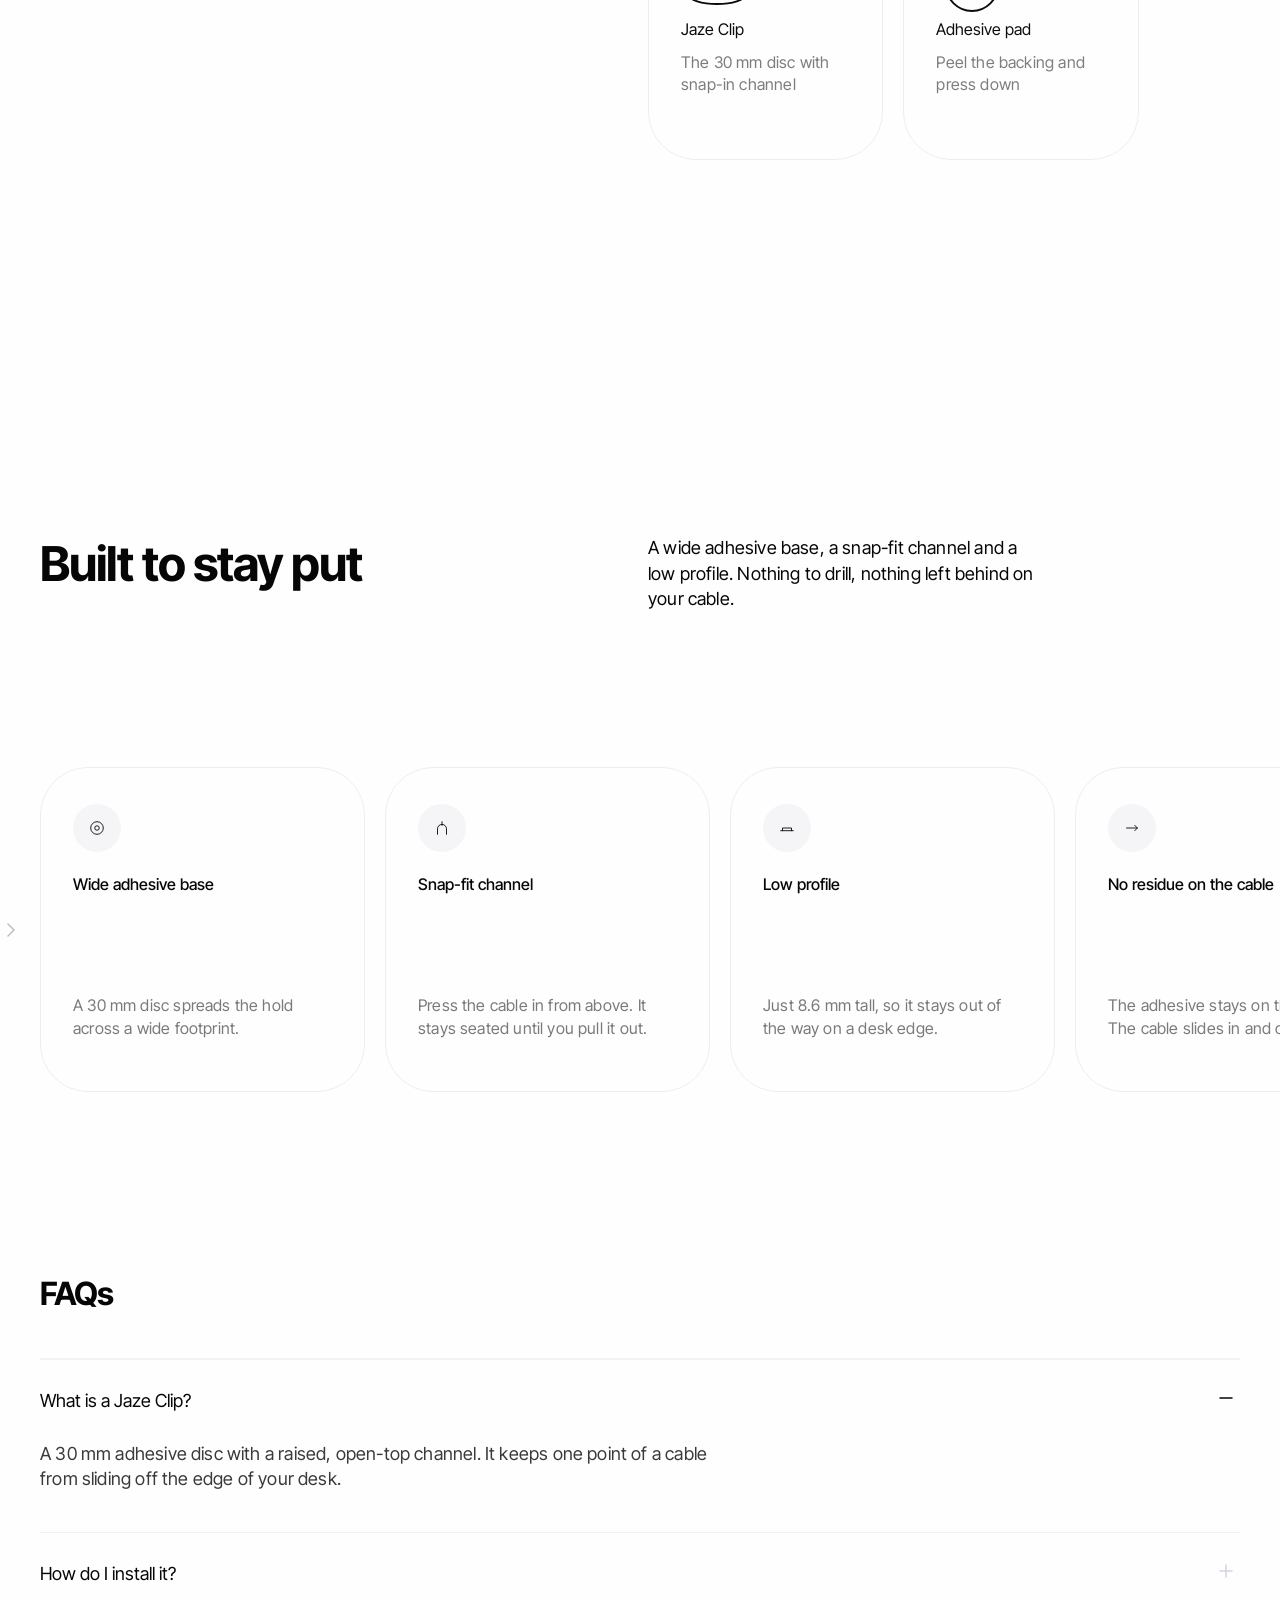
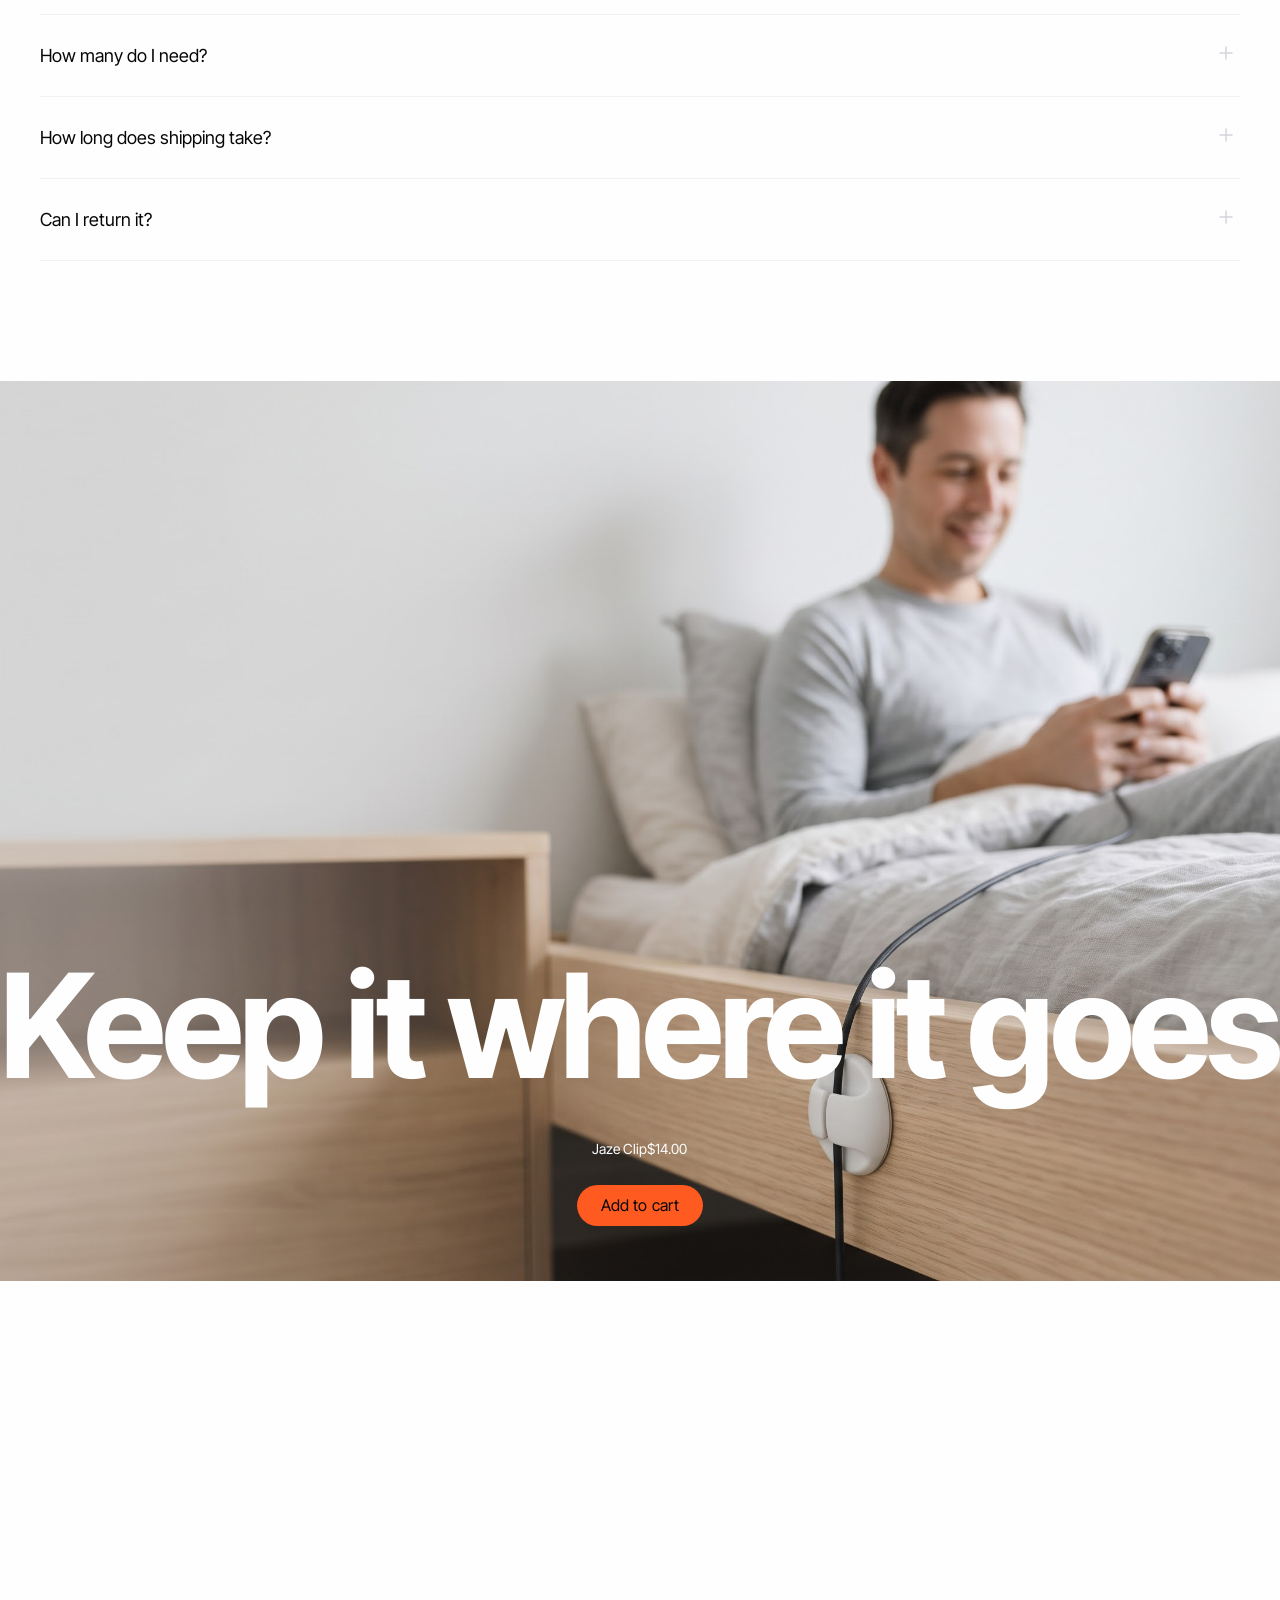
<file: product.html>
<!DOCTYPE html>
<html lang="en">
<head>
<meta charset="UTF-8">
<meta name="viewport" content="width=device-width, initial-scale=1">
<title>Jaze Clip | Cables stay put</title>
<meta name="description" content="A 30 mm adhesive disc with a snap-in channel that holds your cable exactly where you put it.">
<script>document.documentElement.classList.add('js');</script>
<link rel="preconnect" href="https://fonts.googleapis.com">
<link rel="preconnect" href="https://fonts.gstatic.com" crossorigin>
<link href="https://fonts.googleapis.com/css2?family=Inter+Tight:wght@400;500;600;700&display=swap" rel="stylesheet">
<link rel="stylesheet" href="css/vendor/swiper-bundle.min.css">
<link rel="stylesheet" href="css/bee-nav.css">
<link rel="stylesheet" href="css/bee-page.css">
<link rel="stylesheet" href="css/bee-grid.css">
<link rel="stylesheet" href="css/bee-custom.css">
<link rel="stylesheet" href="css/bee-runtime.css">
<link rel="stylesheet" href="css/bee-shim.css">
</head>
<body>
<script src="js/layout.js" data-part="nav"></script>

<main id="main" class="main main-container">

  <!-- PDP: description + accordion on the left, media tabs on the right -->
  <section data-nav="light" class="pdp-container">
    <div id="w-node-_616167a3-62c4-a1c3-903c-79345b38db30-3be8fa26" class="product-description-text">
      <div class="product-description-wrapper snap-section">
        <div class="description-copy">
          <div class="text-new">New</div>
          <div class="product-title"><h1 class="product-brand-title">Jaze Clip</h1></div>
          <div class="product-description">A 30&nbsp;mm adhesive disc with a snap-in channel that holds your cable exactly where you put it.</div>
          <div class="cta">
            <a href="cart.html" class="button button-tertiary w-variant-cfc5d37d-3fbd-249e-52db-49d03aeda650 w-inline-block"><div class="button__text">Add to cart</div></a>
          </div>
          <div class="taglnie-text">Get your Jaze Clip for $14.00</div>
          <div class="div-block-41"><div class="div-block-29"><div class="shipping-tagline">Ships in 2 days</div></div></div>
        </div>
      </div>
      <div class="product-details-wrapper snap-section">
        <div class="product-detail-inner">
          <div class="accordian-wrapper">
            <div class="accordion">
              <div class="accordion__item">
                <h3 class="accordion__heading text-body-2"><button class="accordion__button"><div class="accordion__item-title">Details</div><div class="accordion__icons"><div class="accordion__icon accordion__icon-plus"><svg width="20" height="20" viewBox="0 0 20 20" fill="none" stroke="currentColor" stroke-width="1.5" stroke-linecap="round"><path d="M10 4v12M4 10h12"/></svg></div><div class="accordion__icon accordion__icon-minus"><svg width="20" height="20" viewBox="0 0 20 20" fill="none" stroke="currentColor" stroke-width="1.5" stroke-linecap="round"><path d="M4 10h12"/></svg></div></div></button></h3>
                <div class="accordion__panel"><div class="accordion__content product-accordion__content"><div class="accordion__content-rich-text w-richtext">
                  <p>Jaze Clips keep a cable from sliding off the edge of your desk.</p>
                  <p>Peel the backing, press it down, snap the cable in. No tools, no drilling, no residue on the cable.</p>
                </div></div></div>
              </div>
              <div class="accordion__item">
                <h3 class="accordion__heading text-body-2"><button class="accordion__button"><div class="accordion__item-title">Specs</div><div class="accordion__icons"><div class="accordion__icon accordion__icon-plus"><svg width="20" height="20" viewBox="0 0 20 20" fill="none" stroke="currentColor" stroke-width="1.5" stroke-linecap="round"><path d="M10 4v12M4 10h12"/></svg></div><div class="accordion__icon accordion__icon-minus"><svg width="20" height="20" viewBox="0 0 20 20" fill="none" stroke="currentColor" stroke-width="1.5" stroke-linecap="round"><path d="M4 10h12"/></svg></div></div></button></h3>
                <div class="accordion__panel"><div class="accordion__content product-accordion__content"><div class="accordion__content-rich-text w-richtext">
                  <p>Base diameter: 30.0&nbsp;mm.</p>
                  <p>Overall height: 8.6&nbsp;mm.</p>
                  <p>Channel bore: ⌀&nbsp;4.0&nbsp;mm.</p>
                  <p>Mount: adhesive pad.</p>
                  <p>Material: PETG.</p>
                </div></div></div>
              </div>
              <div class="accordion__item">
                <h3 class="accordion__heading text-body-2"><button class="accordion__button"><div class="accordion__item-title">Shipping</div><div class="accordion__icons"><div class="accordion__icon accordion__icon-plus"><svg width="20" height="20" viewBox="0 0 20 20" fill="none" stroke="currentColor" stroke-width="1.5" stroke-linecap="round"><path d="M10 4v12M4 10h12"/></svg></div><div class="accordion__icon accordion__icon-minus"><svg width="20" height="20" viewBox="0 0 20 20" fill="none" stroke="currentColor" stroke-width="1.5" stroke-linecap="round"><path d="M4 10h12"/></svg></div></div></button></h3>
                <div class="accordion__panel"><div class="accordion__content product-accordion__content"><div class="accordion__content-rich-text w-richtext">
                  <p>Ships from our workshop within 2 business days.</p>
                  <p>Flat $4 shipping, free over $35.</p>
                </div></div></div>
              </div>
              <div class="accordion__item">
                <h3 class="accordion__heading text-body-2"><button class="accordion__button"><div class="accordion__item-title">Returns</div><div class="accordion__icons"><div class="accordion__icon accordion__icon-plus"><svg width="20" height="20" viewBox="0 0 20 20" fill="none" stroke="currentColor" stroke-width="1.5" stroke-linecap="round"><path d="M10 4v12M4 10h12"/></svg></div><div class="accordion__icon accordion__icon-minus"><svg width="20" height="20" viewBox="0 0 20 20" fill="none" stroke="currentColor" stroke-width="1.5" stroke-linecap="round"><path d="M4 10h12"/></svg></div></div></button></h3>
                <div class="accordion__panel"><div class="accordion__content product-accordion__content"><div class="accordion__content-rich-text w-richtext">
                  <p>30-day returns on unused clips.</p>
                  <p>Adhesive pads can’t be reused once applied, so we can’t accept a clip that’s been stuck down.</p>
                </div></div></div>
              </div>
            </div>
          </div>
        </div>
      </div>
    </div>

    <div id="w-node-b0288f60-8a3c-403e-9e80-88f5dcedf7fa-3be8fa26" class="product-image-container">
      <div class="product-variant-wrapper">
        <div class="product-varient-tab-item-wrapper w-tabs">
          <div class="product-variant-images w-tab-content">
            <div data-w-tab="Tab 1" class="product-tab-pane w-tab-pane w--tab-active"><div class="media-item"><img src="assets/images/realphoto.jpg" alt="A Jaze Clip holding a phone cable on the edge of a bed frame"></div></div>
            <div data-w-tab="Tab 2" class="product-tab-pane w-tab-pane"><div class="media-item"><img src="assets/frames/frame_15.png" alt="A cable threaded through the clip's channel"></div></div>
            <div data-w-tab="Tab 3" class="product-tab-pane w-tab-pane"><div class="media-item"><img src="assets/frames/frame_00.png" alt="A cable approaching the clip"></div></div>
          </div>
          <div class="product-variant-tab-list w-tab-menu">
            <a data-w-tab="Tab 1" role="tab" class="product-varient-tab-item-link-wrapper product-varient-tab-item-link w-inline-block w-tab-link w--current"><div class="product-variant-tab-item"><img src="assets/images/realphoto.jpg" alt="In use" class="product-varient-tab-thumbnnail"></div></a>
            <a data-w-tab="Tab 2" role="tab" class="product-varient-tab-item-link-wrapper product-varient-tab-item-link w-inline-block w-tab-link"><div class="product-variant-tab-item"><img src="assets/frames/frame_15.png" alt="Close-up" class="product-varient-tab-thumbnnail"></div></a>
            <a data-w-tab="Tab 3" role="tab" class="product-varient-tab-item-link-wrapper product-varient-tab-item-link w-inline-block w-tab-link"><div class="product-variant-tab-item"><img src="assets/frames/frame_00.png" alt="Before snapping in" class="product-varient-tab-thumbnnail"></div></a>
          </div>
        </div>
      </div>
    </div>
  </section>

  <!-- STEPS: three cards rise in -->
  <section data-nav="color" style="background-color:#ff5a1f" class="steps-container">
    <div class="steps-list-wrapper">
      <div class="steps-list-inner">
        <div id="w-node-_00ae323d-55c3-4f62-f4e3-9b6a9152496d-3be8fa26" class="steps-list-item"><div id="w-node-_1118d19f-fa44-332a-86df-d9d090de2e7d-3be8fa26" class="steps-image-wrapper"><img src="assets/images/realphoto.jpg" alt=""></div><div class="steps-content-wrapper"><div class="steps-content"><h4 class="steps-content-header">Peel and press down</h4><div class="steps-container-description w-richtext"><p>The adhesive pad grips any clean, flat edge.</p></div></div><div class="steps-gradient"></div></div></div>
        <div id="w-node-_00ae323d-55c3-4f62-f4e3-9b6a9152496d-3be8fa26" class="steps-list-item"><div id="w-node-_1118d19f-fa44-332a-86df-d9d090de2e7d-3be8fa26" class="steps-image-wrapper"><img src="assets/frames/frame_00.png" alt=""></div><div class="steps-content-wrapper"><div class="steps-content"><h4 class="steps-content-header">Snap the cable in</h4><div class="steps-container-description w-richtext"><p>The channel is open at the top. No threading from the end.</p></div></div><div class="steps-gradient"></div></div></div>
        <div id="w-node-_00ae323d-55c3-4f62-f4e3-9b6a9152496d-3be8fa26" class="steps-list-item"><div id="w-node-_1118d19f-fa44-332a-86df-d9d090de2e7d-3be8fa26" class="steps-image-wrapper"><img src="assets/frames/frame_15.png" alt=""></div><div class="steps-content-wrapper"><div class="steps-content"><h4 class="steps-content-header">Held right where you put it</h4><div class="steps-container-description w-richtext"><p>One clip holds one point. Use a few along a run.</p></div></div><div class="steps-gradient"></div></div></div>
      </div>
    </div>
    <div class="steps-slider swiper">
      <div class="swiper-wrapper">
        <div class="swiper-slide"><div id="w-node-_00ae323d-55c3-4f62-f4e3-9b6a9152496d-3be8fa26" class="steps-list-item"><div id="w-node-_1118d19f-fa44-332a-86df-d9d090de2e7d-3be8fa26" class="steps-image-wrapper"><img src="assets/images/realphoto.jpg" alt=""></div><div class="steps-content-wrapper"><div class="steps-content"><h3 class="steps-content-header">Peel and press down</h3><div class="steps-container-description w-richtext"><p>The adhesive pad grips any clean, flat edge.</p></div></div><div class="steps-gradient"></div></div></div></div>
        <div class="swiper-slide"><div id="w-node-_00ae323d-55c3-4f62-f4e3-9b6a9152496d-3be8fa26" class="steps-list-item"><div id="w-node-_1118d19f-fa44-332a-86df-d9d090de2e7d-3be8fa26" class="steps-image-wrapper"><img src="assets/frames/frame_00.png" alt=""></div><div class="steps-content-wrapper"><div class="steps-content"><h3 class="steps-content-header">Snap the cable in</h3><div class="steps-container-description w-richtext"><p>The channel is open at the top. No threading from the end.</p></div></div><div class="steps-gradient"></div></div></div></div>
        <div class="swiper-slide"><div id="w-node-_00ae323d-55c3-4f62-f4e3-9b6a9152496d-3be8fa26" class="steps-list-item"><div id="w-node-_1118d19f-fa44-332a-86df-d9d090de2e7d-3be8fa26" class="steps-image-wrapper"><img src="assets/frames/frame_15.png" alt=""></div><div class="steps-content-wrapper"><div class="steps-content"><h3 class="steps-content-header">Held right where you put it</h3><div class="steps-container-description w-richtext"><p>One clip holds one point. Use a few along a run.</p></div></div><div class="steps-gradient"></div></div></div></div>
      </div>
    </div>
    <div class="slider-pagination steps-pagination"></div>
  </section>

  <!-- Giant letter-fill headline -->
  <div class="highlight-color">
    <section data-nav="color" class="product-name-headline">
      <div class="product-headline-wrapper"><div class="product-headline">Jaze Clip</div></div>
    </section>
  </div>

  <!-- SPECS: render with callout lines (desktop), slider (mobile) -->
  <section data-nav="color" class="specs-container">
    <div class="specs-wrapper">
      <div class="specs-header"><div class="specs-title">Small on purpose. A 30&nbsp;mm disc, 8.6&nbsp;mm tall, with an open-top channel that keeps one cable exactly where you put it.</div></div>
      <div class="specs-hero">
        <div class="specs-hero-image-wrapper"><img src="assets/frames/frame_15.png" alt="A Jaze Clip with a cable seated in its channel" style="border-radius:20px"></div>
        <div class="specs-list-wrapper">
          <div class="specs-list">
            <div data-slug="channel" class="specs-item" style="top:18%;left:0;width:34%"><div class="specs-item-title">Open-top channel</div><div class="specs-item-wrapper"></div></div>
            <div data-slug="base" class="specs-item" style="top:68%;left:0;width:26%"><div class="specs-item-title">⌀ 30 mm round base</div><div class="specs-item-wrapper"></div></div>
            <div data-slug="rear-pad" class="specs-item" style="top:28%;right:0;width:26%;text-align:right"><div class="specs-item-title">Cable, ⌀ up to 4 mm</div><div class="specs-item-wrapper"></div></div>
            <div data-slug="microphone-2" class="specs-item" style="top:78%;right:0;width:24%;text-align:right"><div class="specs-item-title">Adhesive pad</div><div class="specs-item-wrapper"></div></div>
          </div>
        </div>
      </div>
      <div class="specs-hero-mobile">
        <div class="swiper specs-slider">
          <div class="swiper-wrapper specs-swiper-wrapper">
            <div class="swiper-slide specs-slide"><img src="assets/frames/frame_15.png" alt="" style="width:100%;height:100%;object-fit:cover;border-radius:20px"></div>
            <div class="swiper-slide specs-slide"><img src="assets/frames/frame_00.png" alt="" style="width:100%;height:100%;object-fit:cover;border-radius:20px"></div>
            <div class="swiper-slide specs-slide"><img src="assets/frames/frame_29.png" alt="" style="width:100%;height:100%;object-fit:cover;border-radius:20px"></div>
          </div>
        </div>
        <div class="slider-pagination specs-pagination"></div>
      </div>
    </div>
  </section>

  <!-- FEATURE CAROUSEL -->
  <section data-nav="color" class="slider-wrap interactive-carousel-container">
    <div class="swiper card-slider">
      <div class="swiper-wrapper card-swiper-wrapper">
        <div class="swiper-slide card-swiper-slide"><div class="card-slider__content"><div class="slide-image-wrapper"><img src="assets/images/realphoto.jpg" alt="" class="slide-image"></div><div aria-hidden="true" class="w-condition-invisible"><div class="card-slider__slide-label">Adhesive base</div></div></div></div>
        <div class="swiper-slide card-swiper-slide"><div class="card-slider__content"><div class="slide-image-wrapper"><img src="assets/frames/frame_15.png" alt="" class="slide-image"></div><div aria-hidden="true" class="w-condition-invisible"><div class="card-slider__slide-label">Snap-fit channel</div></div></div></div>
        <div class="swiper-slide card-swiper-slide"><div class="card-slider__content"><div class="slide-image-wrapper"><img src="assets/frames/frame_29.png" alt="" class="slide-image"></div><div aria-hidden="true" class="w-condition-invisible"><div class="card-slider__slide-label">Low profile</div></div></div></div>
        <div class="swiper-slide card-swiper-slide"><div class="card-slider__content"><div class="slide-image-wrapper"><img src="assets/frames/frame_00.png" alt="" class="slide-image"></div><div aria-hidden="true" class="w-condition-invisible"><div class="card-slider__slide-label">One cable, one point</div></div></div></div>
      </div>
    </div>
    <div class="card-slider-pagination swiper-pagination"></div>
    <div class="card-slider__text">
      <div id="w-node-d5d87d85-9253-d109-c728-b479fefb7629-3be8fa26" class="slider-text-wrapper"><div id="w-node-d5d87d85-9253-d109-c728-b479fefb762a-3be8fa26" class="slider-text-list">
        <div class="slider-text-item"><div class="slider-text">A flat disc, about 3&nbsp;mm thick, gives the clip a wide, stable footprint on any clean edge.</div></div>
        <div class="slider-text-item"><div class="slider-text">The channel is open at the top, so a cable presses in from above. No threading it through from the end.</div></div>
        <div class="slider-text-item"><div class="slider-text">8.6&nbsp;mm from the base to the top of the clip. It stays out of the way.</div></div>
        <div class="slider-text-item"><div class="slider-text">Each clip holds a single spot along the cable. Use a few along a run.</div></div>
      </div></div>
    </div>
  </section>

  <!-- WHAT'S IN THE BOX -->
  <section data-nav="light" class="witb-container">
    <div id="w-node-ae03ce64-fff9-304d-7c3a-076d99526bd2-3be8fa26" class="witb-header"><h3 class="heading-9">What&#x27;s in the box</h3><h2 class="heading-8">What&#x27;s in the box</h2></div>
    <div id="w-node-_69aee849-a840-f637-4be7-30958ded55dd-3be8fa26" class="collection-list-wrapper">
      <div class="witb-list">
        <div class="witb-item"><div class="witb-item-icon"><svg width="72" height="72" viewBox="0 0 72 72" fill="none" stroke="currentColor" stroke-width="2" aria-hidden="true"><ellipse cx="36" cy="46" rx="28" ry="9"/><path d="M28 44V34a8 8 0 0 1 16 0v10"/></svg></div><div class="witb-item-title">Jaze Clip</div><div class="witb-item-description w-richtext"><p>The 30&nbsp;mm disc with snap-in channel</p></div></div>
        <div class="witb-item"><div class="witb-item-icon"><svg width="72" height="72" viewBox="0 0 72 72" fill="none" stroke="currentColor" stroke-width="2" aria-hidden="true"><circle cx="36" cy="36" r="26"/><path d="M36 10a26 26 0 0 1 22 12" stroke-dasharray="3 4"/></svg></div><div class="witb-item-title">Adhesive pad</div><div class="witb-item-description w-richtext"><p>Peel the backing and press down</p></div></div>
      </div>
    </div>
  </section>

  <!-- WHY IT STAYS PUT (Bee's security-card slider) -->
  <section data-nav="light" class="security-container">
    <div class="secuity-header">
      <div id="w-node-b0027199-fb52-def2-496b-7b9ccf59e67a-3be8fa26" class="security-header-inner"><h3 class="security-headline h3">Built to stay put</h3><h2 class="security-headline h2">Built to stay put</h2></div>
      <div id="w-node-_0da1aa05-3d5b-0576-fa33-5b92fe0118e7-3be8fa26" class="w-richtext"><p>A wide adhesive base, a snap-fit channel and a low profile. Nothing to drill, nothing left behind on your cable.</p></div>
    </div>
    <div class="security-cards">
      <div class="security-slider swiper">
        <div class="security-list swiper-wrapper">
          <div class="swiper-slide security-item-slide"><div class="security-item"><div class="security-card-top"><div class="security-icon-wrapper"><svg class="security-icon" width="40" height="40" viewBox="0 0 40 40" fill="none" stroke="currentColor" stroke-width="2"><circle cx="20" cy="20" r="14"/><circle cx="20" cy="20" r="5"/></svg></div><div class="security-title">Wide adhesive base</div></div><div class="security-description w-richtext"><p>A 30&nbsp;mm disc spreads the hold across a wide footprint.</p></div></div></div>
          <div class="swiper-slide security-item-slide"><div class="security-item"><div class="security-card-top"><div class="security-icon-wrapper"><svg class="security-icon" width="40" height="40" viewBox="0 0 40 40" fill="none" stroke="currentColor" stroke-width="2" stroke-linecap="round"><path d="M10 34V22a10 10 0 0 1 20 0v12M20 6v8"/></svg></div><div class="security-title">Snap-fit channel</div></div><div class="security-description w-richtext"><p>Press the cable in from above. It stays seated until you pull it out.</p></div></div></div>
          <div class="swiper-slide security-item-slide"><div class="security-item"><div class="security-card-top"><div class="security-icon-wrapper"><svg class="security-icon" width="40" height="40" viewBox="0 0 40 40" fill="none" stroke="currentColor" stroke-width="2" stroke-linecap="round"><path d="M6 26h28M10 26v-6h20v6"/></svg></div><div class="security-title">Low profile</div></div><div class="security-description w-richtext"><p>Just 8.6&nbsp;mm tall, so it stays out of the way on a desk edge.</p></div></div></div>
          <div class="swiper-slide security-item-slide"><div class="security-item"><div class="security-card-top"><div class="security-icon-wrapper"><svg class="security-icon" width="40" height="40" viewBox="0 0 40 40" fill="none" stroke="currentColor" stroke-width="2" stroke-linecap="round"><path d="M8 20h24M26 14l6 6-6 6"/></svg></div><div class="security-title">No residue on the cable</div></div><div class="security-description w-richtext"><p>The adhesive stays on the mount. The cable slides in and out clean.</p></div></div></div>
        </div>
        <div class="security-slider-controls">
          <div class="slider-pagination security-pagination"></div>
          <div class="slider-arrow-btn security-button-prev" role="button" aria-label="Previous"><div class="slider-arrow"><svg width="20" height="20" viewBox="0 0 20 20" fill="none" stroke="currentColor" stroke-width="1.5" stroke-linecap="round"><path d="M12 4l-6 6 6 6"/></svg></div></div>
          <div class="slider-arrow-btn security-button-next" role="button" aria-label="Next"><div class="slider-arrow"><svg width="20" height="20" viewBox="0 0 20 20" fill="none" stroke="currentColor" stroke-width="1.5" stroke-linecap="round"><path d="M8 4l6 6-6 6"/></svg></div></div>
        </div>
      </div>
    </div>
  </section>

  <!-- FAQS -->
  <section data-nav="light" class="faqs__container" id="faqs">
    <div class="faqs__header"><h3 class="faqs__headline text-h3">FAQs</h3><h2 class="faqs__headline text-h2">FAQs</h2></div>
    <div class="faqs">
      <div class="accordion">
        <div class="accordion__item"><h3 class="accordion__heading text-body-2"><button class="accordion__button"><div class="accordion__item-title">What is a Jaze Clip?</div><div class="accordion__icons"><div class="accordion__icon accordion__icon-plus"><svg width="20" height="20" viewBox="0 0 20 20" fill="none" stroke="currentColor" stroke-width="1.5" stroke-linecap="round"><path d="M10 4v12M4 10h12"/></svg></div><div class="accordion__icon accordion__icon-minus"><svg width="20" height="20" viewBox="0 0 20 20" fill="none" stroke="currentColor" stroke-width="1.5" stroke-linecap="round"><path d="M4 10h12"/></svg></div></div></button></h3><div class="accordion__panel"><div class="accordion__content faqs-accordion__content"><div class="accordion__content-rich-text w-richtext"><p>A 30&nbsp;mm adhesive disc with a raised, open-top channel. It keeps one point of a cable from sliding off the edge of your desk.</p></div></div></div></div>
        <div class="accordion__item"><h3 class="accordion__heading text-body-2"><button class="accordion__button"><div class="accordion__item-title">How do I install it?</div><div class="accordion__icons"><div class="accordion__icon accordion__icon-plus"><svg width="20" height="20" viewBox="0 0 20 20" fill="none" stroke="currentColor" stroke-width="1.5" stroke-linecap="round"><path d="M10 4v12M4 10h12"/></svg></div><div class="accordion__icon accordion__icon-minus"><svg width="20" height="20" viewBox="0 0 20 20" fill="none" stroke="currentColor" stroke-width="1.5" stroke-linecap="round"><path d="M4 10h12"/></svg></div></div></button></h3><div class="accordion__panel"><div class="accordion__content faqs-accordion__content"><div class="accordion__content-rich-text w-richtext"><p>Peel the backing, press it down, snap the cable in. No tools and no drilling.</p></div></div></div></div>
        <div class="accordion__item"><h3 class="accordion__heading text-body-2"><button class="accordion__button"><div class="accordion__item-title">How many do I need?</div><div class="accordion__icons"><div class="accordion__icon accordion__icon-plus"><svg width="20" height="20" viewBox="0 0 20 20" fill="none" stroke="currentColor" stroke-width="1.5" stroke-linecap="round"><path d="M10 4v12M4 10h12"/></svg></div><div class="accordion__icon accordion__icon-minus"><svg width="20" height="20" viewBox="0 0 20 20" fill="none" stroke="currentColor" stroke-width="1.5" stroke-linecap="round"><path d="M4 10h12"/></svg></div></div></button></h3><div class="accordion__panel"><div class="accordion__content faqs-accordion__content"><div class="accordion__content-rich-text w-richtext"><p>Each clip holds a single spot along the cable. Use a few along a run.</p></div></div></div></div>
        <div class="accordion__item"><h3 class="accordion__heading text-body-2"><button class="accordion__button"><div class="accordion__item-title">How long does shipping take?</div><div class="accordion__icons"><div class="accordion__icon accordion__icon-plus"><svg width="20" height="20" viewBox="0 0 20 20" fill="none" stroke="currentColor" stroke-width="1.5" stroke-linecap="round"><path d="M10 4v12M4 10h12"/></svg></div><div class="accordion__icon accordion__icon-minus"><svg width="20" height="20" viewBox="0 0 20 20" fill="none" stroke="currentColor" stroke-width="1.5" stroke-linecap="round"><path d="M4 10h12"/></svg></div></div></button></h3><div class="accordion__panel"><div class="accordion__content faqs-accordion__content"><div class="accordion__content-rich-text w-richtext"><p>Orders ship from our workshop within 2 business days. Flat $4 shipping, free over $35.</p></div></div></div></div>
        <div class="accordion__item"><h3 class="accordion__heading text-body-2"><button class="accordion__button"><div class="accordion__item-title">Can I return it?</div><div class="accordion__icons"><div class="accordion__icon accordion__icon-plus"><svg width="20" height="20" viewBox="0 0 20 20" fill="none" stroke="currentColor" stroke-width="1.5" stroke-linecap="round"><path d="M10 4v12M4 10h12"/></svg></div><div class="accordion__icon accordion__icon-minus"><svg width="20" height="20" viewBox="0 0 20 20" fill="none" stroke="currentColor" stroke-width="1.5" stroke-linecap="round"><path d="M4 10h12"/></svg></div></div></button></h3><div class="accordion__panel"><div class="accordion__content faqs-accordion__content"><div class="accordion__content-rich-text w-richtext"><p>Yes, within 30 days if it’s unused. Adhesive pads can’t be reused once applied, so we can’t accept a clip that’s been stuck down.</p></div></div></div></div>
      </div>
    </div>
  </section>

  <!-- PREFOOTER: marquee + CTA -->
  <section data-nav="dark" class="prefooter section-8 section-9">
    <div class="image-container"><img src="assets/images/realphoto.jpg" alt="" class="prefooter-image"></div>
    <div class="content-container">
      <div class="marquee-wrapper">
        <div aria-hidden="true" class="marquee-content">
          <div class="div-block-28"><div class="text-block-8">Keep it where it goes</div></div><div class="div-block-28"><div class="text-block-8">Keep it where it goes</div></div><div class="div-block-28"><div class="text-block-8">Keep it where it goes</div></div><div class="div-block-28"><div class="text-block-8">Keep it where it goes</div></div><div class="div-block-28"><div class="text-block-8">Keep it where it goes</div></div><div class="div-block-28"><div class="text-block-8">Keep it where it goes</div></div>
        </div>
        <div aria-hidden="true" class="marquee-content">
          <div class="div-block-28"><div class="text-block-8">Keep it where it goes</div></div><div class="div-block-28"><div class="text-block-8">Keep it where it goes</div></div><div class="div-block-28"><div class="text-block-8">Keep it where it goes</div></div><div class="div-block-28"><div class="text-block-8">Keep it where it goes</div></div><div class="div-block-28"><div class="text-block-8">Keep it where it goes</div></div><div class="div-block-28"><div class="text-block-8">Keep it where it goes</div></div>
        </div>
        <div class="sr-only">Keep it where it goes</div>
      </div>
      <div class="prefooter-cta">
        <div class="cta-content-wrapper"><div>Jaze Clip</div><div> </div><div>$14.00</div></div>
        <a href="cart.html" class="button button-tertiary w-variant-5012fda2-ec76-8569-e3bc-eaa934afb240 w-inline-block"><div class="button__text">Add to cart</div></a>
        <div class="shipping-detail"><div class="div-block-29"><div class="shipping-tagline">Ships in 2 days</div></div></div>
      </div>
    </div>
  </section>

</main>

<script src="js/layout.js" data-part="footer"></script>

<script src="js/vendor/gsap.min.js"></script>
<script src="js/vendor/ScrollTrigger.min.js"></script>
<script src="js/vendor/CustomEase.min.js"></script>
<script src="js/vendor/swiper-bundle.min.js"></script>
<script src="js/bee-nav.js"></script>
<script src="js/product.js"></script>
</body>
</html>
</file>
<file: css/bee-nav.css>
/* Nav, footer, tokens and base styles — extracted from bee.computer's Webflow CSS (reference/bee-scrape) and re-skinned for Jaze Clips. */
:root {
  --_colors---background-primary: var(--_colors---stone-100);
  --_typography---font-primary: "Inter Tight", Arial, sans-serif;
  --_colors---text-primary: var(--_colors---slate-700);
  --_typography---text-body-3: 1.125rem;
  --_typography---text-h1: clamp(3rem, 1.971rem + 4.198vw, 5.75rem);
  --_typography---text-h2: clamp(2.25rem, 0rem + 7.2vi, 4.5rem);
  --_typography---text-h3: clamp(2rem, 1rem + 3.2vi, 3rem);
  --_typography---text-h4: 2rem;
  --base-color--black: #000;
  --base-color--white: white;
  --base-color--light-black: #21200b;
  --border-color--border-primary\<deleted\|variable-d4c54ba4-ee41-67ce-58a5-5216ca039f83\>: var(--base-color-neutral--neutral-lightest\<deleted\|variable-eede0174-1898-a99e-0c79-395339ec1911\>);
  --base-color--dark-green\<deleted\|variable-ad7a5e8d-bd95-fba4-5110-cbccfa2520c4\>: #121e1b;
  --_typography---text-body-4: 1rem;
  --size--8px: .5rem;
  --text-color--text-secondary\<deleted\|variable-0a60224d-1a94-b160-ae24-af3c6d95a994\>: var(--base-color-neutral--neutral-darker\<deleted\|variable-dda6ad91-259a-0202-f70f-965feb273058\>);
  --link-color--link-primary\<deleted\|variable-ad940cb5-1815-151e-2cbc-4f27dec2b1e5\>: var(--base-color-brand--blue\<deleted\|variable-de000a4d-0fee-1f9e-af85-624658122d10\>);
  --base-color--off-white: #f7f3f0;
  --background-color--background-tertiary\<deleted\|variable-6632d948-2d2d-2556-731d-05a71c92f234\>: var(--base-color-brand--pink\<deleted\|variable-c4661572-8a15-7367-e98c-cc1a0987f6d1\>);
  --size--6px: .375rem;
  --size--24px: 1.5rem;
  --background-color--background-warning\<deleted\|variable-0aa1a7ce-e851-b6b5-66db-1a1a96e8e04b\>: var(--base-color--grey\<deleted\|variable-b0ee00e7-091a-a3f5-1619-b09d07f4475a\>);
  --text-color--text-warning\<deleted\|variable-825aa1d8-b093-0b89-37c5-87d980df10f5\>: var(--base-color--light-olive\<deleted\|variable-296491a7-483e-1229-36b5-e13808cc9004\>);
  --base-color--yellow: #ff5a1f;
  --size--16px: 1rem;
  --size--30px: 1.875rem;
  --size--20px: 1.25rem;
  --_colors---background-secondary: var(--_colors---slate-700);
  --_colors---text-secondary: var(--_colors---stone-100);
  --_colors---text-tertiary: var(--_colors---honey-400);
  --_typography---text-nav: var(--size--14px);
  --size--10px: .625rem;
  --size--14px: .875rem;
  --size--22px: 1.375rem;
  --size--32px: 2rem;
  --size--12px: .75rem;
  --base-color--violet: #d2c4ff;
  --_colors---honey-400: #ff5a1f;
  --_colors---wisteria-400: #ff5a1f;
  --_colors---stone-700: #d3d3de;
  --border-radius--radius-lg: 48px;
  --_spacing---space-24: 24px;
  --_spacing---space-32: 32px;
  --_colors---stone-400: #ededf1;
  --_colors---stone-200: #fbfbfb;
  --_spacing---space-12: 12px;
  --size--2px: .125rem;
  --_spacing---space-72: 72px;
  --_colors---slate-700: #060606;
  --_typography---h2-scroll-text: clamp(3rem, 2.439rem + 2.29vw, 2.439rem + 2.29vw);
  --_spacing---space-48: 48px;
  --_spacing---space-8: 8px;
  --_typography---text-subtitle-1: clamp(1.5rem, 1.453rem + .191vw, 1.625rem);
  --_typography---text-subtitle-2: clamp(1rem, .906rem + .382vw, 1.25rem);
  --_colors---stone-100: #fefefe;
  --_colors---slate-100: #bfbfbf;
  --_typography---text-body-1: clamp(1.125rem, 1.078rem + .191vw, 1.25rem);
  --_spacing---space-4: 4px;
  --_typography---text-body-2: 1.125rem;
  --_spacing---space-16: 16px;
  --_colors---button--button-primary-background: var(--_colors---slate-700);
  --_colors---button--button-primary-text: var(--_colors---stone-100);
  --_typography---text-cta: var(--size--16px);
  --_colors---button--button-secondary-background: var(--_colors---stone-100);
  --_colors---button--button-secondary-text: var(--_colors---slate-700);
  --_colors---button--button-tertiary-background: var(--_colors---honey-400);
  --_colors---button--button-tertiary-text: var(--_colors---slate-700);
  --_spacing---space-20: 20px;
  --_primitives---stone--700\<deleted\|variable-9d1f8472-8863-af65-866f-d5c891ede065\>: #d3d3de;
  --_typography---text-body-5: 1rem;
  --_typography---text-body-6: 1rem;
  --_typography---text-body-7: .875rem;
  --_colors---slate-200: #7a7a7a;
  --border-radius--radius-md: 20px;
  --_colors---sky-400: #94bdfb;
  --_typography---text-display-3: clamp(3rem, 1.223rem + 7.252vw, 7.75rem);
  --_spacing---space-120: 120px;
  --_typography---text-display-2: clamp(4.5rem, 2.49rem + 8.206vw, 9.875rem);
  --_spacing---space-64: 64px;
  --_spacing---space-18: 18px;
  --_spacing---space-86: 86px;
  --_colors---poppy-400: #ef4e44;
  --_spacing---space-40: 40px;
  --_spacing---space-56: 56px;
  --border-radius--radius-xl: 64px;
  --border-radius--radius-sm: 12px;
  --_typography---text-legal: var(--size--12px);
  --_colors---clover-400: #24b854;
  --_colors---amber-400: #ff762c;
  --_spacing---space-28: 28px;
  --_colors---slate-400: #3a3a3a;
  --_spacing---space-80: 80px;
  --_typography---text-display: clamp(5.75rem, -.656rem + 26.145vw, 22.875rem);
  --_colors---sky-700: #607ef5;
  --gradient-1: #0000;
  --gradient-2: #0006;
  --gradient-3: #00000080;
  --_typography---pdp-description: clamp(1.25rem, 1rem + .8vi, 1.5rem);
  --_colors---poppy-700: #bf2e2b;
  --size--4px: .25rem;
  --size--18px: 1.125rem;
  --size--26px: 1.625rem;
  --size--28px: 1.75rem;
  --_colors---amber-700: #d15000;
  --_colors---honey-700: #c38023;
  --_colors---clover-700: #258e0d;
  --_colors---wisteria-700: #583a86;
  --_colors---bark-700: #8c7251;
  --_colors---bark-400: #a49274;
  --base-color-neutral--neutral-lightest\<deleted\|variable-eede0174-1898-a99e-0c79-395339ec1911\>: #eee;
  --base-color-neutral--neutral-darker\<deleted\|variable-dda6ad91-259a-0202-f70f-965feb273058\>: #222;
  --base-color-brand--blue\<deleted\|variable-de000a4d-0fee-1f9e-af85-624658122d10\>: #2d62ff;
  --base-color-brand--pink\<deleted\|variable-c4661572-8a15-7367-e98c-cc1a0987f6d1\>: #dd23bb;
  --base-color--grey\<deleted\|variable-b0ee00e7-091a-a3f5-1619-b09d07f4475a\>: #f6f6f0;
  --base-color--light-olive\<deleted\|variable-296491a7-483e-1229-36b5-e13808cc9004\>: #c2c2a8;
}
html {
  -webkit-text-size-adjust: 100%;
  -ms-text-size-adjust: 100%;
  font-family: sans-serif;
}
body {
  margin: 0;
}
article, aside, details, figcaption, figure, footer, header, hgroup, main, menu, nav, section, summary {
  display: block;
}
audio, canvas, progress, video {
  vertical-align: baseline;
  display: inline-block;
}
a {
  background-color: #0000;
}
a:active, a:hover {
  outline: 0;
}
h1 {
  margin: .67em 0;
  font-size: 2em;
}
img {
  border: 0;
}
svg:not(:root) {
  overflow: hidden;
}
button, input, optgroup, select, textarea {
  color: inherit;
  font: inherit;
  margin: 0;
}
button {
  overflow: visible;
}
button, select {
  text-transform: none;
}
button, html input[type="button"], input[type="reset"] {
  -webkit-appearance: button;
  cursor: pointer;
}
button[disabled], html input[disabled] {
  cursor: default;
}
button::-moz-focus-inner, input::-moz-focus-inner {
  border: 0;
  padding: 0;
}
.w-icon-slider-right:before {
  content: "";
}
.w-icon-slider-left:before {
  content: "";
}
.w-icon-nav-menu:before {
  content: "";
}
.w-icon-arrow-down:before, .w-icon-dropdown-toggle:before {
  content: "";
}
.w-icon-file-upload-remove:before {
  content: "";
}
.w-icon-file-upload-icon:before {
  content: "";
}
html {
  height: 100%;
}
body {
  color: #333;
  background-color: #fff;
  min-height: 100%;
  margin: 0;
  font-family: Arial, sans-serif;
  font-size: 14px;
  line-height: 20px;
}
img {
  vertical-align: middle;
  max-width: 100%;
  display: inline-block;
}
html.w-mod-touch * {
  background-attachment: scroll !important;
}
.w-block {
  display: block;
}
.w-inline-block {
  max-width: 100%;
  display: inline-block;
}
.w-clearfix:before, .w-clearfix:after {
  content: " ";
  grid-area: 1 / 1 / 2 / 2;
  display: table;
}
.w-clearfix:after {
  clear: both;
}
.w-hidden {
  display: none;
}
.w-button {
  color: #fff;
  line-height: inherit;
  cursor: pointer;
  background-color: #3898ec;
  border: 0;
  border-radius: 0;
  padding: 9px 15px;
  text-decoration: none;
  display: inline-block;
}
input.w-button {
  -webkit-appearance: button;
}
:where(button.w-popover-trigger), :where(button.w-modal-trigger) {
  color: inherit;
  cursor: pointer;
  font: inherit;
  line-height: inherit;
  text-align: inherit;
  -webkit-text-decoration: inherit;
  text-decoration: inherit;
  background-color: #0000;
  border: 0;
  margin: 0;
  padding: 0;
}
:where(.w-popover) {
  position-anchor: auto;
  position-area: top;
}
:where(.w-popover[data-w-popover-backdrop-animated], .w-modal[data-w-popover-backdrop-animated])::backdrop {
  animation: var(--w-backdrop-animation, none);
}
:where(.w-popover, .w-modal) {
  --w-backdrop-animation: initial;
}
.w-popover-mask {
  opacity: 0 !important;
  clip-path: none !important;
  pointer-events: auto !important;
  border: 0 !important;
  width: auto !important;
  max-width: none !important;
  height: auto !important;
  max-height: none !important;
  margin: 0 !important;
  padding: 0 !important;
  position: fixed !important;
  inset: 0 !important;
  transform: none !important;
}
.w-popover-mask[popover] {
  translate: none !important;
  rotate: none !important;
  scale: none !important;
}
.w-popover-mask::backdrop {
  display: none !important;
}
.w-popover-mask:not(:popover-open) {
  display: none !important;
}
@supports not selector(:popover-open) {
.w-popover-mask {
    display: none !important;
  }
}
.w-popover[popover]:not(:popover-open) {
  display: none;
}
.w-modal:not([open]):not([popover]) {
  display: none;
}
.w-modal[popover]:not(:popover-open) {
  display: none;
}
:where(.w-modal[data-w-modal-lock-scroll]) {
  overscroll-behavior: contain;
}
html[data-w-dynpage] [data-w-cloak] {
  color: #0000 !important;
}
.w-code-block {
  margin: unset;
}
pre.w-code-block code {
  all: inherit;
}
pre.w-code-block code > span {
  display: block !important;
}
.w-optimization {
  display: contents;
}
.w-webflow-badge, .w-webflow-badge > img {
  box-sizing: unset;
  width: unset;
  height: unset;
  max-height: unset;
  max-width: unset;
  min-height: unset;
  min-width: unset;
  margin: unset;
  padding: unset;
  float: unset;
  clear: unset;
  border: unset;
  border-radius: unset;
  background: unset;
  background-image: unset;
  background-position: unset;
  background-size: unset;
  background-repeat: unset;
  background-origin: unset;
  background-clip: unset;
  background-attachment: unset;
  background-color: unset;
  box-shadow: unset;
  transform: unset;
  direction: unset;
  font-family: unset;
  font-weight: unset;
  color: unset;
  font-size: unset;
  line-height: unset;
  font-style: unset;
  font-variant: unset;
  text-align: unset;
  letter-spacing: unset;
  -webkit-text-decoration: unset;
  text-decoration: unset;
  text-indent: unset;
  text-transform: unset;
  list-style-type: unset;
  text-shadow: unset;
  vertical-align: unset;
  cursor: unset;
  white-space: unset;
  word-break: unset;
  word-spacing: unset;
  word-wrap: unset;
  transition: unset;
}
.w-webflow-badge {
  white-space: nowrap;
  cursor: pointer;
  box-shadow: 0 0 0 1px #0000001a, 0 1px 3px #0000001a;
  visibility: visible !important;
  opacity: 1 !important;
  z-index: 2147483647 !important;
  color: #aaadb0 !important;
  width: auto !important;
  height: auto !important;
  overflow: unset !important;
  background-color: #fff !important;
  border-radius: 3px !important;
  margin: 0 !important;
  padding: 6px !important;
  font-size: 12px !important;
  line-height: 14px !important;
  text-decoration: none !important;
  display: inline-block !important;
  position: fixed !important;
  inset: auto 12px 12px auto !important;
  transform: none !important;
}
.w-webflow-badge > img {
  position: unset;
  visibility: unset !important;
  opacity: 1 !important;
  vertical-align: middle !important;
  display: inline-block !important;
}
h1, h2, h3, h4, h5, h6 {
  margin-bottom: 10px;
  font-weight: bold;
}
h1 {
  margin-top: 20px;
  font-size: 38px;
  line-height: 44px;
}
h2 {
  margin-top: 20px;
  font-size: 32px;
  line-height: 36px;
}
h3 {
  margin-top: 20px;
  font-size: 24px;
  line-height: 30px;
}
h4 {
  margin-top: 10px;
  font-size: 18px;
  line-height: 24px;
}
h5 {
  margin-top: 10px;
  font-size: 14px;
  line-height: 20px;
}
h6 {
  margin-top: 10px;
  font-size: 12px;
  line-height: 18px;
}
p {
  margin-top: 0;
  margin-bottom: 10px;
}
ul, ol {
  margin-top: 0;
  margin-bottom: 10px;
  padding-left: 40px;
}
.w-list-unstyled {
  padding-left: 0;
  list-style: none;
}
.w-embed:before, .w-embed:after {
  content: " ";
  grid-area: 1 / 1 / 2 / 2;
  display: table;
}
.w-embed:after {
  clear: both;
}
.w-video {
  width: 100%;
  padding: 0;
  position: relative;
}
.w-video iframe, .w-video object, .w-video embed {
  border: none;
  width: 100%;
  height: 100%;
  position: absolute;
  top: 0;
  left: 0;
}
button, [type="button"], [type="reset"] {
  cursor: pointer;
  -webkit-appearance: button;
  border: 0;
}
.w-form {
  margin: 0 0 15px;
}
.w-form-done {
  text-align: center;
  background-color: #ddd;
  padding: 20px;
  display: none;
}
.w-form-fail {
  background-color: #ffdede;
  margin-top: 10px;
  padding: 10px;
  display: none;
}
.w-input, .w-select {
  color: #333;
  vertical-align: middle;
  background-color: #fff;
  border: 1px solid #ccc;
  width: 100%;
  height: 38px;
  margin-bottom: 10px;
  padding: 8px 12px;
  font-size: 14px;
  line-height: 1.42857;
  display: block;
}
.w-input::placeholder, .w-select::placeholder {
  color: #999;
}
.w-input:focus, .w-select:focus {
  border-color: #3898ec;
  outline: 0;
}
.w-input[disabled], .w-select[disabled], .w-input[readonly], .w-select[readonly], fieldset[disabled] .w-input, fieldset[disabled] .w-select {
  cursor: not-allowed;
}
.w-input[disabled]:not(.w-input-disabled), .w-select[disabled]:not(.w-input-disabled), .w-input[readonly], .w-select[readonly], fieldset[disabled]:not(.w-input-disabled) .w-input, fieldset[disabled]:not(.w-input-disabled) .w-select {
  background-color: #eee;
}
textarea.w-input, textarea.w-select {
  height: auto;
}
.w-select {
  background-color: #f3f3f3;
}
.w-select[multiple] {
  height: auto;
}
.w-form-label {
  cursor: pointer;
  margin-bottom: 0;
  font-weight: normal;
  display: inline-block;
}
.w-radio {
  margin-bottom: 5px;
  padding-left: 20px;
  display: block;
}
.w-radio:before, .w-radio:after {
  content: " ";
  grid-area: 1 / 1 / 2 / 2;
  display: table;
}
.w-radio:after {
  clear: both;
}
.w-radio-input {
  float: left;
  margin: 3px 0 0 -20px;
  line-height: normal;
}
.w-file-upload {
  margin-bottom: 10px;
  display: block;
}
.w-file-upload-input {
  opacity: 0;
  z-index: -100;
  width: .1px;
  height: .1px;
  position: absolute;
  overflow: hidden;
}
.w-file-upload-default, .w-file-upload-uploading, .w-file-upload-success {
  color: #333;
  display: inline-block;
}
.w-file-upload-error {
  margin-top: 10px;
  display: block;
}
.w-file-upload-default.w-hidden, .w-file-upload-uploading.w-hidden, .w-file-upload-error.w-hidden, .w-file-upload-success.w-hidden {
  display: none;
}
.w-file-upload-uploading-btn {
  cursor: pointer;
  background-color: #fafafa;
  border: 1px solid #ccc;
  margin: 0;
  padding: 8px 12px;
  font-size: 14px;
  font-weight: normal;
  display: flex;
}
.w-file-upload-file {
  background-color: #fafafa;
  border: 1px solid #ccc;
  flex-grow: 1;
  justify-content: space-between;
  margin: 0;
  padding: 8px 9px 8px 11px;
  display: flex;
}
.w-file-upload-file-name {
  font-size: 14px;
  font-weight: normal;
  display: block;
}
.w-file-remove-link {
  cursor: pointer;
  width: auto;
  height: auto;
  margin-top: 3px;
  margin-left: 10px;
  padding: 3px;
  display: block;
}
.w-icon-file-upload-remove {
  margin: auto;
  font-size: 10px;
}
.w-file-upload-error-msg {
  color: #ea384c;
  padding: 2px 0;
  display: inline-block;
}
.w-file-upload-info {
  padding: 0 12px;
  line-height: 38px;
  display: inline-block;
}
.w-file-upload-label {
  cursor: pointer;
  background-color: #fafafa;
  border: 1px solid #ccc;
  margin: 0;
  padding: 8px 12px;
  font-size: 14px;
  font-weight: normal;
  display: inline-block;
}
.w-icon-file-upload-icon, .w-icon-file-upload-uploading {
  width: 20px;
  margin-right: 8px;
  display: inline-block;
}
.w-icon-file-upload-uploading {
  height: 20px;
}
.w-container {
  max-width: 940px;
  margin-left: auto;
  margin-right: auto;
}
.w-container:before, .w-container:after {
  content: " ";
  grid-area: 1 / 1 / 2 / 2;
  display: table;
}
.w-container:after {
  clear: both;
}
.w-container .w-row {
  margin-left: -10px;
  margin-right: -10px;
}
.w-row:before, .w-row:after {
  content: " ";
  grid-area: 1 / 1 / 2 / 2;
  display: table;
}
.w-row:after {
  clear: both;
}
.w-row .w-row {
  margin-left: 0;
  margin-right: 0;
}
.w-col {
  float: left;
  width: 100%;
  min-height: 1px;
  padding-left: 10px;
  padding-right: 10px;
  position: relative;
}
.w-col .w-col {
  padding-left: 0;
  padding-right: 0;
}
.w-col-1 {
  width: 8.33333%;
}
.w-col-2 {
  width: 16.6667%;
}
.w-col-3 {
  width: 25%;
}
.w-col-4 {
  width: 33.3333%;
}
.w-col-5 {
  width: 41.6667%;
}
.w-col-6 {
  width: 50%;
}
.w-col-7 {
  width: 58.3333%;
}
.w-col-8 {
  width: 66.6667%;
}
.w-col-9 {
  width: 75%;
}
.w-col-10 {
  width: 83.3333%;
}
.w-col-11 {
  width: 91.6667%;
}
.w-col-12 {
  width: 100%;
}
.w-hidden-main {
  display: none !important;
}
@media screen and (max-width: 991px) {
.w-container {
    max-width: 728px;
  }
.w-hidden-main {
    display: inherit !important;
  }
.w-hidden-medium {
    display: none !important;
  }
.w-col-medium-1 {
    width: 8.33333%;
  }
.w-col-medium-2 {
    width: 16.6667%;
  }
.w-col-medium-3 {
    width: 25%;
  }
.w-col-medium-4 {
    width: 33.3333%;
  }
.w-col-medium-5 {
    width: 41.6667%;
  }
.w-col-medium-6 {
    width: 50%;
  }
.w-col-medium-7 {
    width: 58.3333%;
  }
.w-col-medium-8 {
    width: 66.6667%;
  }
.w-col-medium-9 {
    width: 75%;
  }
.w-col-medium-10 {
    width: 83.3333%;
  }
.w-col-medium-11 {
    width: 91.6667%;
  }
.w-col-medium-12 {
    width: 100%;
  }
.w-col-stack {
    width: 100%;
    left: auto;
    right: auto;
  }
}
@media screen and (max-width: 767px) {
.w-hidden-main, .w-hidden-medium {
    display: inherit !important;
  }
.w-hidden-small {
    display: none !important;
  }
.w-row, .w-container .w-row {
    margin-left: 0;
    margin-right: 0;
  }
.w-col {
    width: 100%;
    left: auto;
    right: auto;
  }
.w-col-small-1 {
    width: 8.33333%;
  }
.w-col-small-2 {
    width: 16.6667%;
  }
.w-col-small-3 {
    width: 25%;
  }
.w-col-small-4 {
    width: 33.3333%;
  }
.w-col-small-5 {
    width: 41.6667%;
  }
.w-col-small-6 {
    width: 50%;
  }
.w-col-small-7 {
    width: 58.3333%;
  }
.w-col-small-8 {
    width: 66.6667%;
  }
.w-col-small-9 {
    width: 75%;
  }
.w-col-small-10 {
    width: 83.3333%;
  }
.w-col-small-11 {
    width: 91.6667%;
  }
.w-col-small-12 {
    width: 100%;
  }
}
@media screen and (max-width: 479px) {
.w-container {
    max-width: none;
  }
.w-hidden-main, .w-hidden-medium, .w-hidden-small {
    display: inherit !important;
  }
.w-hidden-tiny {
    display: none !important;
  }
.w-col {
    width: 100%;
  }
.w-col-tiny-1 {
    width: 8.33333%;
  }
.w-col-tiny-2 {
    width: 16.6667%;
  }
.w-col-tiny-3 {
    width: 25%;
  }
.w-col-tiny-4 {
    width: 33.3333%;
  }
.w-col-tiny-5 {
    width: 41.6667%;
  }
.w-col-tiny-6 {
    width: 50%;
  }
.w-col-tiny-7 {
    width: 58.3333%;
  }
.w-col-tiny-8 {
    width: 66.6667%;
  }
.w-col-tiny-9 {
    width: 75%;
  }
.w-col-tiny-10 {
    width: 83.3333%;
  }
.w-col-tiny-11 {
    width: 91.6667%;
  }
.w-col-tiny-12 {
    width: 100%;
  }
}
.w-widget {
  position: relative;
}
.w-widget-map {
  width: 100%;
  height: 400px;
}
.w-widget-map label {
  width: auto;
  display: inline;
}
.w-widget-map img {
  max-width: inherit;
}
.w-widget-twitter {
  overflow: hidden;
}
.w-widget-twitter-count-shim {
  vertical-align: top;
  text-align: center;
  background: #fff;
  border: 1px solid #758696;
  border-radius: 3px;
  width: 28px;
  height: 20px;
  display: inline-block;
  position: relative;
}
.w-widget-twitter-count-shim * {
  pointer-events: none;
  -webkit-user-select: none;
  user-select: none;
}
.w-widget-twitter-count-shim .w-widget-twitter-count-inner {
  text-align: center;
  color: #999;
  font-family: serif;
  font-size: 15px;
  line-height: 12px;
  position: relative;
}
.w-widget-twitter-count-shim .w-widget-twitter-count-clear {
  display: block;
  position: relative;
}
.w-widget-twitter-count-shim.w--large {
  width: 36px;
  height: 28px;
}
.w-widget-twitter-count-shim.w--large .w-widget-twitter-count-inner {
  font-size: 18px;
  line-height: 18px;
}
.w-widget-twitter-count-shim:not(.w--vertical) {
  margin-left: 5px;
  margin-right: 8px;
}
.w-widget-twitter-count-shim:not(.w--vertical).w--large {
  margin-left: 6px;
}
.w-widget-twitter-count-shim:not(.w--vertical):before, .w-widget-twitter-count-shim:not(.w--vertical):after {
  content: " ";
  pointer-events: none;
  border: solid #0000;
  width: 0;
  height: 0;
  position: absolute;
  top: 50%;
  left: 0;
}
.w-widget-twitter-count-shim:not(.w--vertical):before {
  border-width: 4px;
  border-color: #75869600 #5d6c7b #75869600 #75869600;
  margin-top: -4px;
  margin-left: -9px;
}
.w-widget-twitter-count-shim:not(.w--vertical).w--large:before {
  border-width: 5px;
  margin-top: -5px;
  margin-left: -10px;
}
.w-widget-twitter-count-shim:not(.w--vertical):after {
  border-width: 4px;
  border-color: #fff0 #fff #fff0 #fff0;
  margin-top: -4px;
  margin-left: -8px;
}
.w-widget-twitter-count-shim:not(.w--vertical).w--large:after {
  border-width: 5px;
  margin-top: -5px;
  margin-left: -9px;
}
.w-widget-twitter-count-shim.w--vertical {
  width: 61px;
  height: 33px;
  margin-bottom: 8px;
}
.w-widget-twitter-count-shim.w--vertical:before, .w-widget-twitter-count-shim.w--vertical:after {
  content: " ";
  pointer-events: none;
  border: solid #0000;
  width: 0;
  height: 0;
  position: absolute;
  top: 100%;
  left: 50%;
}
.w-widget-twitter-count-shim.w--vertical:before {
  border-width: 5px;
  border-color: #5d6c7b #75869600 #75869600;
  margin-left: -5px;
}
.w-widget-twitter-count-shim.w--vertical:after {
  border-width: 4px;
  border-color: #fff #fff0 #fff0;
  margin-left: -4px;
}
.w-widget-twitter-count-shim.w--vertical .w-widget-twitter-count-inner {
  font-size: 18px;
  line-height: 22px;
}
.w-widget-twitter-count-shim.w--vertical.w--large {
  width: 76px;
}
.w-background-video {
  color: #fff;
  height: 500px;
  position: relative;
  overflow: hidden;
}
.w-background-video > video {
  object-fit: cover;
  z-index: -100;
  background-position: 50%;
  background-size: cover;
  width: 100%;
  height: 100%;
  margin: auto;
  position: absolute;
  inset: -100%;
}
.w-background-video > video::-webkit-media-controls-start-playback-button {
  -webkit-appearance: none;
  display: none !important;
}
.w-background-video--control {
  background-color: #0000;
  padding: 0;
  position: absolute;
  bottom: 1em;
  right: 1em;
}
.w-background-video--control > [hidden] {
  display: none !important;
}
.w-slider {
  text-align: center;
  clear: both;
  -webkit-tap-highlight-color: #0000;
  tap-highlight-color: #0000;
  background: #ddd;
  height: 300px;
  position: relative;
}
.w-slider-mask {
  z-index: 1;
  white-space: nowrap;
  height: 100%;
  display: block;
  position: relative;
  left: 0;
  right: 0;
  overflow: hidden;
}
.w-slide {
  vertical-align: top;
  white-space: normal;
  text-align: left;
  width: 100%;
  height: 100%;
  display: inline-block;
  position: relative;
}
.w-slider-nav {
  z-index: 2;
  text-align: center;
  -webkit-tap-highlight-color: #0000;
  tap-highlight-color: #0000;
  height: 40px;
  margin: auto;
  padding-top: 10px;
  position: absolute;
  inset: auto 0 0;
}
.w-slider-nav.w-round > div {
  border-radius: 100%;
}
.w-slider-nav.w-num > div {
  width: auto;
  height: auto;
  font-size: inherit;
  line-height: inherit;
  padding: .2em .5em;
}
.w-slider-nav.w-shadow > div {
  box-shadow: 0 0 3px #3336;
}
.w-slider-nav-invert {
  color: #fff;
}
.w-slider-nav-invert > div {
  background-color: #2226;
}
.w-slider-nav-invert > div.w-active {
  background-color: #222;
}
.w-slider-dot {
  cursor: pointer;
  background-color: #fff6;
  width: 1em;
  height: 1em;
  margin: 0 3px .5em;
  transition: background-color .1s, color .1s;
  display: inline-block;
  position: relative;
}
.w-slider-dot.w-active {
  background-color: #fff;
}
.w-slider-dot:focus {
  outline: none;
  box-shadow: 0 0 0 2px #fff;
}
.w-slider-dot:focus.w-active {
  box-shadow: none;
}
.w-slider-arrow-left, .w-slider-arrow-right {
  cursor: pointer;
  color: #fff;
  -webkit-tap-highlight-color: #0000;
  tap-highlight-color: #0000;
  -webkit-user-select: none;
  user-select: none;
  width: 80px;
  margin: auto;
  font-size: 40px;
  position: absolute;
  inset: 0;
  overflow: hidden;
}
.w-slider-arrow-left [class^="w-icon-"], .w-slider-arrow-right [class^="w-icon-"], .w-slider-arrow-left [class*=" w-icon-"], .w-slider-arrow-right [class*=" w-icon-"] {
  position: absolute;
}
.w-slider-arrow-left:focus, .w-slider-arrow-right:focus {
  outline: 0;
}
.w-slider-arrow-left {
  z-index: 3;
  right: auto;
}
.w-slider-arrow-right {
  z-index: 4;
  left: auto;
}
.w-icon-slider-left, .w-icon-slider-right {
  width: 1em;
  height: 1em;
  margin: auto;
  inset: 0;
}
.w-slider-aria-label {
  clip: rect(0 0 0 0);
  border: 0;
  width: 1px;
  height: 1px;
  margin: -1px;
  padding: 0;
  position: absolute;
  overflow: hidden;
}
.w-slider-force-show {
  display: block !important;
}
.w-dropdown {
  text-align: left;
  z-index: 900;
  margin-left: auto;
  margin-right: auto;
  display: inline-block;
  position: relative;
}
.w-dropdown-btn, .w-dropdown-toggle, .w-dropdown-link {
  vertical-align: top;
  color: #222;
  text-align: left;
  white-space: nowrap;
  margin-left: auto;
  margin-right: auto;
  padding: 20px;
  text-decoration: none;
  position: relative;
}
.w-dropdown-toggle {
  -webkit-user-select: none;
  user-select: none;
  cursor: pointer;
  padding-right: 40px;
  display: inline-block;
}
.w-dropdown-toggle:focus {
  outline: 0;
}
.w-icon-dropdown-toggle {
  width: 1em;
  height: 1em;
  margin: auto 20px auto auto;
  position: absolute;
  top: 0;
  bottom: 0;
  right: 0;
}
.w-dropdown-list {
  background: #ddd;
  min-width: 100%;
  display: none;
  position: absolute;
}
.w-dropdown-list.w--open {
  display: block;
}
.w-dropdown-link {
  color: #222;
  padding: 10px 20px;
  display: block;
}
.w-dropdown-link.w--current {
  color: #0082f3;
}
.w-dropdown-link:focus {
  outline: 0;
}
.w-lightbox-backdrop {
  cursor: auto;
  letter-spacing: normal;
  text-indent: 0;
  text-shadow: none;
  text-transform: none;
  visibility: visible;
  white-space: normal;
  word-break: normal;
  word-spacing: normal;
  word-wrap: normal;
  color: #fff;
  text-align: center;
  z-index: 2000;
  opacity: 0;
  -webkit-user-select: none;
  -moz-user-select: none;
  -webkit-tap-highlight-color: transparent;
  background: #000000e6;
  outline: 0;
  font-family: Helvetica Neue, Helvetica, Ubuntu, Segoe UI, Verdana, sans-serif;
  font-size: 17px;
  font-style: normal;
  font-weight: 300;
  line-height: 1.2;
  list-style: disc;
  position: fixed;
  inset: 0;
  -webkit-transform: translate(0);
}
.w-lightbox-backdrop, .w-lightbox-container {
  -webkit-overflow-scrolling: touch;
  height: 100%;
  overflow: auto;
}
.w-lightbox-content {
  height: 100vh;
  position: relative;
  overflow: hidden;
}
.w-lightbox-view {
  opacity: 0;
  width: 100vw;
  height: 100vh;
  position: absolute;
}
.w-lightbox-view:before {
  content: "";
  height: 100vh;
}
.w-lightbox-group, .w-lightbox-group .w-lightbox-view, .w-lightbox-group .w-lightbox-view:before {
  height: 86vh;
}
.w-lightbox-frame, .w-lightbox-view:before {
  vertical-align: middle;
  display: inline-block;
}
.w-lightbox-figure {
  margin: 0;
  position: relative;
}
.w-lightbox-group .w-lightbox-figure {
  cursor: pointer;
}
.w-lightbox-img {
  width: auto;
  max-width: none;
  height: auto;
}
.w-lightbox-image {
  float: none;
  max-width: 100vw;
  max-height: 100vh;
  display: block;
}
.w-lightbox-group .w-lightbox-image {
  max-height: 86vh;
}
.w-lightbox-caption {
  text-align: left;
  text-overflow: ellipsis;
  white-space: nowrap;
  background: #0006;
  padding: .5em 1em;
  position: absolute;
  bottom: 0;
  left: 0;
  right: 0;
  overflow: hidden;
}
.w-lightbox-embed {
  width: 100%;
  height: 100%;
  position: absolute;
  inset: 0;
}
.w-lightbox-control {
  cursor: pointer;
  background-position: center;
  background-repeat: no-repeat;
  background-size: 24px;
  width: 4em;
  transition: all .3s;
  position: absolute;
  top: 0;
}
.w-lightbox-left {
  background-image: url("[data-uri]");
  display: none;
  bottom: 0;
  left: 0;
}
.w-lightbox-right {
  background-image: url("[data-uri]");
  display: none;
  bottom: 0;
  right: 0;
}
.w-lightbox-close {
  background-image: url("[data-uri]");
  background-size: 18px;
  height: 2.6em;
  right: 0;
}
.w-lightbox-strip {
  white-space: nowrap;
  padding: 0 1vh;
  line-height: 0;
  position: absolute;
  bottom: 0;
  left: 0;
  right: 0;
  overflow: auto hidden;
}
.w-lightbox-item {
  box-sizing: content-box;
  cursor: pointer;
  width: 10vh;
  padding: 2vh 1vh;
  display: inline-block;
  -webkit-transform: translate3d(0, 0, 0);
}
.w-lightbox-active {
  opacity: .3;
}
.w-lightbox-thumbnail {
  background: #222;
  height: 10vh;
  position: relative;
  overflow: hidden;
}
.w-lightbox-thumbnail-image {
  position: absolute;
  top: 0;
  left: 0;
}
.w-lightbox-thumbnail .w-lightbox-tall {
  width: 100%;
  top: 50%;
  transform: translate(0, -50%);
}
.w-lightbox-thumbnail .w-lightbox-wide {
  height: 100%;
  left: 50%;
  transform: translate(-50%);
}
.w-lightbox-spinner {
  box-sizing: border-box;
  border: 5px solid #0006;
  border-radius: 50%;
  width: 40px;
  height: 40px;
  margin-top: -20px;
  margin-left: -20px;
  animation: .8s linear infinite spin;
  position: absolute;
  top: 50%;
  left: 50%;
}
.w-lightbox-spinner:after {
  content: "";
  border: 3px solid #0000;
  border-bottom-color: #fff;
  border-radius: 50%;
  position: absolute;
  inset: -4px;
}
.w-lightbox-hide {
  display: none;
}
.w-lightbox-noscroll {
  overflow: hidden;
}
@media (min-width: 768px) {
.w-lightbox-content {
    height: 96vh;
    margin-top: 2vh;
  }
.w-lightbox-view, .w-lightbox-view:before {
    height: 96vh;
  }
.w-lightbox-group, .w-lightbox-group .w-lightbox-view, .w-lightbox-group .w-lightbox-view:before {
    height: 84vh;
  }
.w-lightbox-image {
    max-width: 96vw;
    max-height: 96vh;
  }
.w-lightbox-group .w-lightbox-image {
    max-width: 82.3vw;
    max-height: 84vh;
  }
.w-lightbox-left, .w-lightbox-right {
    opacity: .5;
    display: block;
  }
.w-lightbox-close {
    opacity: .8;
  }
.w-lightbox-control:hover {
    opacity: 1;
  }
}
.w-lightbox-inactive, .w-lightbox-inactive:hover {
  opacity: 0;
}
.w-richtext:before, .w-richtext:after {
  content: " ";
  grid-area: 1 / 1 / 2 / 2;
  display: table;
}
.w-richtext:after {
  clear: both;
}
.w-richtext[contenteditable="true"]:before, .w-richtext[contenteditable="true"]:after {
  white-space: initial;
}
.w-richtext ol, .w-richtext ul {
  overflow: hidden;
}
.w-richtext .w-richtext-figure-selected.w-richtext-figure-type-video div:after, .w-richtext .w-richtext-figure-selected[data-rt-type="video"] div:after, .w-richtext .w-richtext-figure-selected.w-richtext-figure-type-image div, .w-richtext .w-richtext-figure-selected[data-rt-type="image"] div {
  outline: 2px solid #2895f7;
}
.w-richtext figure.w-richtext-figure-type-video > div:after, .w-richtext figure[data-rt-type="video"] > div:after {
  content: "";
  display: none;
  position: absolute;
  inset: 0;
}
.w-richtext figure {
  max-width: 60%;
  position: relative;
}
.w-richtext figure > div:before {
  cursor: default !important;
}
.w-richtext figure img {
  width: 100%;
}
.w-richtext figure figcaption.w-richtext-figcaption-placeholder {
  opacity: .6;
}
.w-richtext figure div {
  color: #0000;
  font-size: 0;
}
.w-richtext figure.w-richtext-figure-type-image, .w-richtext figure[data-rt-type="image"] {
  display: table;
}
.w-richtext figure.w-richtext-figure-type-image > div, .w-richtext figure[data-rt-type="image"] > div {
  display: inline-block;
}
.w-richtext figure.w-richtext-figure-type-image > figcaption, .w-richtext figure[data-rt-type="image"] > figcaption {
  caption-side: bottom;
  display: table-caption;
}
.w-richtext figure.w-richtext-figure-type-video, .w-richtext figure[data-rt-type="video"] {
  width: 60%;
  height: 0;
}
.w-richtext figure.w-richtext-figure-type-video iframe, .w-richtext figure[data-rt-type="video"] iframe {
  width: 100%;
  height: 100%;
  position: absolute;
  top: 0;
  left: 0;
}
.w-richtext figure.w-richtext-figure-type-video > div, .w-richtext figure[data-rt-type="video"] > div {
  width: 100%;
}
.w-richtext figure.w-richtext-align-center {
  clear: both;
  margin-left: auto;
  margin-right: auto;
}
.w-richtext figure.w-richtext-align-center.w-richtext-figure-type-image > div, .w-richtext figure.w-richtext-align-center[data-rt-type="image"] > div {
  max-width: 100%;
}
.w-richtext figure.w-richtext-align-normal {
  clear: both;
}
.w-richtext figure.w-richtext-align-fullwidth {
  text-align: center;
  clear: both;
  width: 100%;
  max-width: 100%;
  margin-left: auto;
  margin-right: auto;
  display: block;
}
.w-richtext figure.w-richtext-align-fullwidth > div {
  padding-bottom: inherit;
  display: inline-block;
}
.w-richtext figure.w-richtext-align-fullwidth > figcaption {
  display: block;
}
.w-richtext figure.w-richtext-align-floatleft {
  float: left;
  clear: none;
  margin-right: 15px;
}
.w-richtext figure.w-richtext-align-floatright {
  float: right;
  clear: none;
  margin-left: 15px;
}
.w-nav {
  z-index: 1000;
  background: #ddd;
  position: relative;
}
.w-nav:before, .w-nav:after {
  content: " ";
  grid-area: 1 / 1 / 2 / 2;
  display: table;
}
.w-nav:after {
  clear: both;
}
.w-nav-brand {
  float: left;
  color: #333;
  text-decoration: none;
  position: relative;
}
.w-nav-link {
  vertical-align: top;
  color: #222;
  text-align: left;
  margin-left: auto;
  margin-right: auto;
  padding: 20px;
  text-decoration: none;
  display: inline-block;
  position: relative;
}
.w-nav-link.w--current {
  color: #0082f3;
}
.w-nav-menu {
  float: right;
  position: relative;
}
.w--nav-link-open {
  display: block;
  position: relative;
}
.w-nav-overlay {
  width: 100%;
  display: none;
  position: absolute;
  top: 100%;
  left: 0;
  right: 0;
  overflow: hidden;
}
.w-nav-overlay [data-nav-menu-open] {
  top: 0;
}
.w-nav[data-animation="over-left"] .w-nav-overlay {
  width: auto;
}
.w-nav[data-animation="over-left"] .w-nav-overlay, .w-nav[data-animation="over-left"] [data-nav-menu-open] {
  z-index: 1;
  top: 0;
  right: auto;
}
.w-nav[data-animation="over-right"] .w-nav-overlay {
  width: auto;
}
.w-nav[data-animation="over-right"] .w-nav-overlay, .w-nav[data-animation="over-right"] [data-nav-menu-open] {
  z-index: 1;
  top: 0;
  left: auto;
}
.w-nav-button {
  float: right;
  cursor: pointer;
  -webkit-tap-highlight-color: #0000;
  tap-highlight-color: #0000;
  -webkit-user-select: none;
  user-select: none;
  padding: 18px;
  font-size: 24px;
  display: none;
  position: relative;
}
.w-nav-button:focus {
  outline: 0;
}
.w-nav-button.w--open {
  color: #fff;
  background-color: #c8c8c8;
}
.w-nav[data-collapse="all"] .w-nav-menu {
  display: none;
}
.w-nav[data-collapse="all"] .w-nav-button, .w--nav-dropdown-open, .w--nav-dropdown-toggle-open {
  display: block;
}
.w--nav-dropdown-list-open {
  position: static;
}
@media screen and (max-width: 991px) {
.w-nav[data-collapse="medium"] .w-nav-menu {
    display: none;
  }
.w-nav[data-collapse="medium"] .w-nav-button {
    display: block;
  }
}
@media screen and (max-width: 767px) {
.w-nav[data-collapse="small"] .w-nav-menu {
    display: none;
  }
.w-nav[data-collapse="small"] .w-nav-button {
    display: block;
  }
.w-nav-brand {
    padding-left: 10px;
  }
}
@media screen and (max-width: 479px) {
.w-nav[data-collapse="tiny"] .w-nav-menu {
    display: none;
  }
.w-nav[data-collapse="tiny"] .w-nav-button {
    display: block;
  }
}
.w-tabs {
  position: relative;
}
.w-tabs:before, .w-tabs:after {
  content: " ";
  grid-area: 1 / 1 / 2 / 2;
  display: table;
}
.w-tabs:after {
  clear: both;
}
.w-tab-menu {
  position: relative;
}
.w-tab-link {
  vertical-align: top;
  text-align: left;
  cursor: pointer;
  color: #222;
  background-color: #ddd;
  padding: 9px 30px;
  text-decoration: none;
  display: inline-block;
  position: relative;
}
.w-tab-link.w--current {
  background-color: #c8c8c8;
}
.w-tab-link:focus {
  outline: 0;
}
.w-tab-content {
  display: block;
  position: relative;
  overflow: hidden;
}
.w-tab-pane {
  display: none;
  position: relative;
}
.w--tab-active {
  display: block;
}
@media screen and (max-width: 479px) {
.w-tab-link {
    display: block;
  }
}
.w-ix-emptyfix:after {
  content: "";
}
.w-dyn-empty {
  background-color: #ddd;
  padding: 10px;
}
.w-dyn-hide, .w-dyn-bind-empty, .w-condition-invisible {
  display: none !important;
}
.w-layout-grid {
  grid-row-gap: 16px;
  grid-column-gap: 16px;
  grid-template-rows: auto auto;
  grid-template-columns: 1fr 1fr;
  grid-auto-columns: 1fr;
  display: grid;
}
.w-layout-blockcontainer {
  max-width: 940px;
  margin-left: auto;
  margin-right: auto;
  display: block;
}
.w-layout-hflex {
  flex-direction: row;
  align-items: flex-start;
  display: flex;
}
.w-layout-vflex {
  flex-direction: column;
  align-items: flex-start;
  display: flex;
}
.w-backgroundvideo-backgroundvideoplaypausebutton:focus-visible {
  outline-offset: 2px;
  border-radius: 50%;
  outline: 2px solid #3b79c3;
}
@media screen and (max-width: 991px) {
.w-layout-blockcontainer {
    max-width: 728px;
  }
}
@media screen and (max-width: 767px) {
.w-layout-blockcontainer {
    max-width: none;
  }
}
body {
  background-color: var(--_colors---background-primary);
  font-family: var(--_typography---font-primary);
  color: var(--_colors---text-primary);
  font-size: var(--_typography---text-body-3);
  --_colors---background-primary: var(--_colors---stone-100);
  --_colors---text-primary: var(--_colors---slate-700);
  --_colors---background-secondary: var(--_colors---slate-700);
  --_colors---text-secondary: var(--_colors---stone-100);
  --_colors---text-tertiary: var(--_colors---honey-400);
  --_colors---honey-400: #ff5a1f;
  --_colors---wisteria-400: #ff5a1f;
  --_colors---stone-700: #d3d3de;
  --_colors---stone-400: #ededf1;
  --_colors---stone-200: #fbfbfb;
  --_colors---slate-700: #060606;
  --_colors---stone-100: #fefefe;
  --_colors---slate-100: #bfbfbf;
  --_colors---button--button-primary-background: var(--_colors---slate-700);
  --_colors---button--button-primary-text: var(--_colors---stone-100);
  --_colors---button--button-secondary-background: var(--_colors---stone-100);
  --_colors---button--button-secondary-text: var(--_colors---slate-700);
  --_colors---button--button-tertiary-background: var(--_colors---honey-400);
  --_colors---button--button-tertiary-text: var(--_colors---slate-700);
  --_colors---slate-200: #7a7a7a;
  --_colors---sky-400: #94bdfb;
  --_colors---poppy-400: #ef4e44;
  --_colors---clover-400: #24b854;
  --_colors---amber-400: #ff762c;
  --_colors---slate-400: #3a3a3a;
  --_colors---sky-700: #607ef5;
  --_colors---poppy-700: #bf2e2b;
  --_colors---amber-700: #d15000;
  --_colors---honey-700: #c38023;
  --_colors---clover-700: #258e0d;
  --_colors---wisteria-700: #583a86;
  --_colors---bark-700: #8c7251;
  --_colors---bark-400: #a49274;
  overscroll-behavior: none;
  line-height: 140%;
}
h1 {
  color: var(--_colors---text-primary);
  font-size: var(--_typography---text-h1);
  letter-spacing: -2.76px;
  margin-top: 0;
  margin-bottom: 0;
  font-weight: 700;
  line-height: 100%;
}
h2 {
  color: var(--_colors---text-primary);
  font-size: var(--_typography---text-h2);
  letter-spacing: -2.16px;
  margin-top: 0;
  margin-bottom: 0;
  font-weight: 700;
  line-height: 100%;
}
h3 {
  color: var(--_colors---text-primary);
  font-size: var(--_typography---text-h3);
  letter-spacing: -1.44px;
  margin-top: 0;
  margin-bottom: 0;
  font-weight: 700;
  line-height: 100%;
}
h4 {
  color: var(--_colors---text-primary);
  font-size: var(--_typography---text-h4);
  letter-spacing: -.96px;
  margin-top: 0;
  margin-bottom: 0;
  font-weight: 500;
  line-height: 120%;
}
h5 {
  margin-top: 0;
  margin-bottom: 0;
  font-size: 1.25rem;
  font-weight: 700;
  line-height: 1.5;
}
h6 {
  margin-top: 0;
  margin-bottom: 0;
  font-size: 1rem;
  font-weight: 700;
  line-height: 1.5;
}
p {
  color: var(--_colors---text-primary);
  font-size: var(--_typography---text-body-3);
  letter-spacing: .18px;
  margin-bottom: 1rem;
  line-height: 140%;
}
a {
  color: inherit;
  text-decoration: none;
}
ul, ol {
  margin-top: 0;
  margin-bottom: 0;
  padding-left: 1.5rem;
}
li {
  margin-bottom: .25rem;
}
img {
  object-fit: cover;
  width: 100%;
  max-width: 100%;
  height: 100%;
  display: inline-block;
}
.hide {
  display: none;
}
.footer {
  background-color: var(--_colors---background-secondary);
  max-height: 100svh;
  color: var(--_colors---text-secondary);
  scrollbar-width: none;
  padding-top: 0;
  position: sticky;
  inset: auto 0% 0%;
  overflow: scroll;
}
.footer_link {
  color: var(--_colors---text-tertiary);
  font-size: var(--_typography---text-nav);
  letter-spacing: .16px;
  cursor: pointer;
  font-weight: 400;
  line-height: 110%;
  text-decoration: none;
  transition: all .3s cubic-bezier(.455, .03, .515, .955);
  display: block;
}
.footer_link:hover {
  color: #ff5a1f80;
}
.footer_link.filler {
  opacity: 0;
  pointer-events: none;
  cursor: auto;
  display: block;
}
.nav-menu {
  flex: 0 auto;
  justify-content: flex-end;
  display: block;
}
.text-h4 {
  font-size: var(--_typography---text-h4);
  letter-spacing: -.96px;
  font-weight: 500;
  line-height: 120%;
}
.text-subtitle-1 {
  color: var(--_colors---text-primary);
  font-size: var(--_typography---text-subtitle-1);
  letter-spacing: -.78px;
  margin-bottom: 0;
  font-weight: 500;
  line-height: 120%;
}
.text-subtitle-2 {
  color: var(--_colors---text-primary);
  font-size: var(--_typography---text-subtitle-2);
  letter-spacing: -.72px;
  margin-bottom: 0;
  font-weight: 500;
  line-height: 120%;
}
.text-subtitle-2.product-card__headline {
  color: inherit;
  transition-property: color;
  transition-duration: .3s;
  transition-timing-function: ease;
}
.text-body-3 {
  color: var(--_colors---text-primary);
  font-size: var(--_typography---text-body-3);
  letter-spacing: .18px;
  margin-bottom: 0;
  font-weight: 600;
  line-height: 140%;
}
.text-body-3.product-tile__title {
  color: var(--_colors---text-secondary);
}
.button {
  padding: var(--_spacing---space-16) var(--_spacing---space-32);
  grid-column-gap: var(--_spacing---space-8);
  grid-row-gap: var(--_spacing---space-8);
  border-radius: var(--border-radius--radius-lg);
  background-color: var(--_colors---button--button-primary-background);
  color: var(--_colors---button--button-primary-text);
  font-size: var(--_typography---text-cta);
  letter-spacing: .16px;
  cursor: pointer;
  --_colors---background-primary: var(--_colors---stone-100);
  --_colors---text-primary: var(--_colors---slate-700);
  --_colors---background-secondary: var(--_colors---slate-700);
  --_colors---text-secondary: var(--_colors---stone-100);
  --_colors---text-tertiary: var(--_colors---honey-400);
  --_colors---honey-400: #ff5a1f;
  --_colors---wisteria-400: #ff5a1f;
  --_colors---stone-700: #d3d3de;
  --_colors---stone-400: #ededf1;
  --_colors---stone-200: #fbfbfb;
  --_colors---slate-700: #060606;
  --_colors---stone-100: #fefefe;
  --_colors---slate-100: #bfbfbf;
  --_colors---button--button-primary-background: var(--_colors---slate-700);
  --_colors---button--button-primary-text: var(--_colors---stone-100);
  --_colors---button--button-secondary-background: var(--_colors---stone-100);
  --_colors---button--button-secondary-text: var(--_colors---slate-700);
  --_colors---button--button-tertiary-background: var(--_colors---honey-400);
  --_colors---button--button-tertiary-text: var(--_colors---slate-700);
  --_colors---slate-200: #7a7a7a;
  --_colors---sky-400: #94bdfb;
  --_colors---poppy-400: #ef4e44;
  --_colors---clover-400: #24b854;
  --_colors---amber-400: #ff762c;
  --_colors---slate-400: #3a3a3a;
  --_colors---sky-700: #607ef5;
  --_colors---poppy-700: #bf2e2b;
  --_colors---amber-700: #d15000;
  --_colors---honey-700: #c38023;
  --_colors---clover-700: #258e0d;
  --_colors---wisteria-700: #583a86;
  --_colors---bark-700: #8c7251;
  --_colors---bark-400: #a49274;
  justify-content: center;
  align-items: center;
  line-height: 110%;
  transition: background-color .2s;
  display: inline-flex;
}
.button:where(.w-variant-6f369596-a505-bfde-83f7-2e0b4340e7a2) {
  padding: var(--_spacing---space-12) var(--_spacing---space-24);
}
.button:where(.w-variant-bbbbc6b0-17e1-c129-8aa1-da9804a7d3ed) {
  padding: var(--_spacing---space-4) var(--_spacing---space-12);
}
.button.button-primary:hover {
  background-color: #060606bf;
}
.button__text:where(.w-variant-bbbbc6b0-17e1-c129-8aa1-da9804a7d3ed) {
  font-size: var(--_typography---text-nav);
}
.product-tile {
  padding: var(--_spacing---space-20) 40px var(--_spacing---space-20) var(--_spacing---space-20);
  grid-row-gap: 10px;
  background-color: #ffffff1a;
  border-radius: 40px;
  flex-flow: row;
  justify-content: space-between;
  align-items: center;
  text-decoration: none;
  display: flex;
}
.product-tile__content {
  grid-column-gap: 20px;
  flex-flow: row;
  flex: 0 auto;
  justify-content: flex-start;
  align-self: auto;
  align-items: center;
  width: auto;
  text-decoration: none;
  display: flex;
}
.copy {
  grid-row-gap: 2px;
  flex-direction: column;
  justify-content: flex-start;
  align-items: flex-start;
  width: 100%;
  max-width: 240px;
  text-decoration: none;
  display: flex;
}
._4999 {
  width: 100%;
  color: var(--_primitives---stone--700\<deleted\|variable-9d1f8472-8863-af65-866f-d5c891ede065\>);
  letter-spacing: -.01em;
  margin-top: 0;
  margin-bottom: 0;
  font-family: Antarctica, sans-serif;
  font-size: 18px;
  font-weight: 400;
  line-height: 140%;
  text-decoration: none;
}
.product-tile__image {
  width: 76px;
  height: 76px;
  padding-top: var(--_spacing---space-8);
  padding-right: var(--_spacing---space-8);
  padding-bottom: var(--_spacing---space-8);
  padding-left: var(--_spacing---space-8);
  background-color: #ffffff0d;
  border-radius: 28px;
  flex: none;
  justify-content: center;
  align-self: auto;
  align-items: center;
  display: flex;
  overflow: hidden;
}
.text-body-7 {
  font-size: var(--_typography---text-body-7);
  letter-spacing: .16px;
  margin-bottom: 0;
}
.icon {
  pointer-events: none;
  width: 20px;
  height: 20px;
  color: inherit;
  flex-flow: column;
  justify-content: center;
  align-items: center;
  line-height: 100%;
  display: block;
  overflow: hidden;
}
.icon:where(.w-variant-ff77cdf1-0bed-3a01-7597-00b43a4909dd) {
  color: var(--_colors---stone-100);
}
.icon:where(.w-variant-e3e58b61-d349-f74c-c1da-08edaa634781), .icon:where(.w-variant-385525ac-d15e-9da7-b4b1-477f4cf0bc1a) {
  color: var(--_colors---text-secondary);
}
.icon:where(.w-variant-66c67990-b671-bc10-b77b-3bc9515c58a8) {
  color: var(--_colors---stone-100);
}
.icon__svg {
  color: inherit;
  flex: none;
  justify-content: center;
  align-items: center;
  line-height: 100%;
  display: flex;
}
.nav__menu-button {
  cursor: pointer;
  background-color: #0000;
  width: 20px;
  height: 20px;
  padding: 0;
  transition: color .3s cubic-bezier(.32, 1, .6, 1);
  position: relative;
}
.nav__menu-button:where(.w-variant-4a26249c-bb18-5923-5d2d-2741039eb004), .nav__menu-button:where(.w-variant-336d519b-3d97-db1d-dbc6-62df3b071c8d), .nav__menu-button:where(.w-variant-961d8c0e-284c-b5d8-4539-62c652071737) {
  color: inherit;
}
.site-header {
  left: 0;
  top: var(--_spacing---space-24);
  pointer-events: none;
  justify-content: center;
  align-items: center;
  display: flex;
  position: fixed;
  bottom: auto;
  right: 0;
}
.footer__content {
  grid-column-gap: var(--_spacing---space-20);
  grid-row-gap: var(--_spacing---space-20);
  grid-template-rows: auto;
  grid-template-columns: 1fr 1fr 1fr 1fr 1fr 1fr 1fr 1fr 1fr 1fr 1fr 1fr;
  grid-auto-columns: 1fr;
  justify-content: space-between;
  align-items: center;
  display: grid;
}
.footer__logo {
  justify-content: center;
  align-items: center;
  width: 100%;
  padding-top: 182px;
  padding-bottom: 224px;
  display: flex;
}
.footer__inner {
  padding-right: var(--_spacing---space-40);
  padding-left: var(--_spacing---space-40);
  grid-column-gap: var(--_spacing---space-20);
  grid-row-gap: var(--_spacing---space-20);
}
.footer__links {
  grid-column-gap: var(--_spacing---space-12);
  grid-row-gap: var(--_spacing---space-12);
  flex-flow: column;
  grid-template: ". Area"
                 ". ."
                 ". ."
                 ". ."
                 ". ."
                 / 1fr 1fr 1fr;
  grid-auto-rows: 1fr;
  grid-auto-columns: 1fr;
  grid-auto-flow: column;
  display: grid;
}
.footer__legal {
  margin-top: var(--_spacing---space-72);
  margin-bottom: var(--_spacing---space-72);
  grid-column-gap: var(--_spacing---space-20);
  grid-row-gap: var(--_spacing---space-20);
  color: var(--_colors---stone-700);
  font-size: var(--_typography---text-nav);
  grid-template-rows: auto;
  grid-template-columns: 1fr 1fr;
  grid-auto-columns: 1fr;
  place-items: center start;
  display: grid;
}
.footer__legal-copyright-text {
  color: var(--_colors---stone-700);
  font-size: var(--_typography---text-nav);
  margin-bottom: 0;
}
.footer__legal-links {
  grid-column-gap: var(--_spacing---space-12);
  grid-row-gap: var(--_spacing---space-12);
  grid-template-rows: auto;
  grid-template-columns: 1fr 1fr 1fr;
  grid-auto-columns: 1fr;
  grid-auto-flow: column;
  display: grid;
}
.footer__legal-copyright {
  grid-column-gap: var(--_spacing---space-8);
  grid-row-gap: var(--_spacing---space-8);
  justify-content: flex-start;
  align-items: center;
  width: 100%;
  max-width: 369px;
  display: flex;
}
.code-embed-2:where(.w-variant-61df2afc-25cb-3828-22c4-5bb6db43c239) {
  color: var(--_colors---text-tertiary);
}
.footer__legal-text {
  margin-top: var(--_spacing---space-40);
  padding-top: var(--_spacing---space-20);
  padding-bottom: var(--_spacing---space-20);
  display: none;
}
.image-401 {
  height: auto;
}
.nav__logo {
  color: inherit;
}
.nav__logo:where(.w-variant-851e8314-f084-d52a-1e87-2c8cddb62625), .nav__logo:where(.w-variant-4370d786-04d1-4cda-19d4-1abc4d4de24d) {
  color: var(--_colors---stone-100);
}
.nav-menu {
  background-color: #0000;
  width: 100%;
  height: 100%;
  padding-top: 0;
  padding-bottom: 0;
  position: relative;
}
.nav-panel {
  opacity: 0;
  pointer-events: none;
  visibility: hidden;
  transition-property: opacity, transform;
  transition-duration: .18s, .26s;
  transition-timing-function: ease, cubic-bezier(.22, 1, .36, 1);
  position: absolute;
  inset: 0;
  transform: translate(14px, 8px);
}
.nav-panel.nav-main {
  display: block;
}
.nav-panel.nav-main.is-active {
  overflow: visible;
}
.nav-panel.nav-products {
  display: block;
  overflow: auto;
}
.nav__header {
  height: 48px;
  padding-top: 0;
  padding-right: var(--_spacing---space-24);
  padding-left: var(--_spacing---space-24);
  --_colors---background-primary: var(--_colors---stone-100);
  --_colors---text-primary: var(--_colors---slate-700);
  --_colors---background-secondary: var(--_colors---slate-700);
  --_colors---text-secondary: var(--_colors---stone-100);
  --_colors---text-tertiary: var(--_colors---honey-400);
  --_colors---honey-400: #ff5a1f;
  --_colors---wisteria-400: #ff5a1f;
  --_colors---stone-700: #d3d3de;
  --_colors---stone-400: #ededf1;
  --_colors---stone-200: #fbfbfb;
  --_colors---slate-700: #060606;
  --_colors---stone-100: #fefefe;
  --_colors---slate-100: #bfbfbf;
  --_colors---button--button-primary-background: var(--_colors---slate-700);
  --_colors---button--button-primary-text: var(--_colors---stone-100);
  --_colors---button--button-secondary-background: var(--_colors---stone-100);
  --_colors---button--button-secondary-text: var(--_colors---slate-700);
  --_colors---button--button-tertiary-background: var(--_colors---honey-400);
  --_colors---button--button-tertiary-text: var(--_colors---slate-700);
  --_colors---slate-200: #7a7a7a;
  --_colors---sky-400: #94bdfb;
  --_colors---poppy-400: #ef4e44;
  --_colors---clover-400: #24b854;
  --_colors---amber-400: #ff762c;
  --_colors---slate-400: #3a3a3a;
  --_colors---sky-700: #607ef5;
  --_colors---poppy-700: #bf2e2b;
  --_colors---amber-700: #d15000;
  --_colors---honey-700: #c38023;
  --_colors---clover-700: #258e0d;
  --_colors---wisteria-700: #583a86;
  --_colors---bark-700: #8c7251;
  --_colors---bark-400: #a49274;
  justify-content: space-between;
  align-items: center;
  display: flex;
  position: relative;
}
.navigation {
  z-index: 100;
  border-top-left-radius: var(--border-radius--radius-md);
  border-top-right-radius: var(--border-radius--radius-md);
  border-bottom-left-radius: var(--border-radius--radius-md);
  border-bottom-right-radius: var(--border-radius--radius-md);
  background-color: var(--_colors---stone-400);
  -webkit-backdrop-filter: blur(22px);
  backdrop-filter: blur(22px);
  width: 250px;
  max-width: calc(100% - 40px);
  height: 48px;
  transition-property: width, height, border-radius, box-shadow;
  transition-duration: .42s, .42s, .42s, .42s;
  transition-timing-function: cubic-bezier(.22, 1, .36, 1), cubic-bezier(.22, 1, .36, 1), cubic-bezier(.22, 1, .36, 1), ease;
  position: fixed;
  top: 20px;
  left: 50%;
  overflow: hidden;
  transform: translate(-50%);
}
.navigation.is-open {
  height: calc(100% - 48px);
  max-height: 100vh;
}
.nav-links {
  grid-column-gap: var(--_spacing---space-18);
  grid-row-gap: var(--_spacing---space-18);
  color: inherit;
  flex-flow: column;
  display: flex;
}
.nav-links.nav-links__secondary {
  margin-top: var(--_spacing---space-40);
  padding-top: var(--_spacing---space-40);
  padding-bottom: var(--_spacing---space-40);
  border-top: 1px solid var(--_colors---stone-700);
  color: var(--_colors---slate-100);
}
.nav-link {
  text-align: left;
  background-color: #0000;
  justify-content: flex-start;
  align-items: center;
  width: 100%;
  padding: 0;
  transition: transform .2s, color .2s;
  display: flex;
  position: relative;
}
.nav-link:hover {
  color: var(--_colors---wisteria-400);
  transform: translate(8px);
}
.nav-link.w--current {
  justify-content: space-between;
  align-items: center;
}
.nav-link.nav-link-secondary {
  color: var(--_colors---slate-100);
}
.nav-link.nav-link-secondary:hover {
  color: var(--_colors---wisteria-400);
}
.nav-link.nav-link-secondary.hide {
  display: none;
}
.pill {
  padding: var(--_spacing---space-12) var(--_spacing---space-20);
  background-color: var(--_colors---wisteria-400);
  border-radius: 40px;
  transition: opacity .2s;
}
.pill:where(.w-variant-0a5dd7c7-d3ee-04d0-e542-00dfe8052f2b) {
  padding: var(--_spacing---space-8) var(--_spacing---space-12);
}
.text-cta {
  font-size: var(--_typography---text-cta);
  letter-spacing: .16px;
  margin-bottom: 0;
  line-height: 110%;
}
.pill-text.text-cta {
  color: var(--_colors---text-primary);
  text-align: center;
}
.pill-text.text-cta:where(.w-variant-0a5dd7c7-d3ee-04d0-e542-00dfe8052f2b) {
  font-size: var(--_typography---text-legal);
}
.product-card {
  padding-top: var(--_spacing---space-28);
  padding-bottom: var(--_spacing---space-28);
  background-color: #f1f1f1;
  border-radius: 40px;
  justify-content: space-between;
  align-items: center;
  display: flex;
}
.nav-product-list {
  padding: var(--_spacing---space-48) var(--_spacing---space-32);
  grid-column-gap: var(--_spacing---space-20);
  grid-row-gap: var(--_spacing---space-20);
  flex-flow: column;
  display: flex;
}
.product-card__content {
  padding-left: var(--_spacing---space-24);
}
.product-card__image {
  max-width: 140px;
  transition: transform .3s;
}
.product-card__heading {
  margin-bottom: var(--_spacing---space-40);
  grid-column-gap: var(--_spacing---space-8);
  grid-row-gap: var(--_spacing---space-8);
  justify-content: flex-start;
  align-items: center;
  display: flex;
}
.nav__close-button {
  background-color: #0000;
  width: 20px;
  height: 20px;
  padding: 0;
}
.nav-link-icon {
  opacity: 0;
  transition: opacity .2s, transform .2s;
  position: absolute;
  left: -18px;
  transform: translate(-8px);
}
.nav-link-icon:hover {
  opacity: 1;
  display: block;
}
.nav__back-button {
  background-color: #0000;
  width: 20px;
  height: 20px;
}
.nav__menu-icon {
  justify-content: center;
  align-items: center;
  transition-property: transform, opacity;
  transition-duration: .2s, .2s;
  transition-timing-function: cubic-bezier(.22, 1, .36, 1), ease;
  display: flex;
  position: absolute;
  inset: 0;
}
.nav__menu-icon.nav__menu-icon--close {
  opacity: 0;
}
.nav-panel__content {
  padding-top: var(--_spacing---space-48);
  padding-right: var(--_spacing---space-32);
  padding-left: var(--_spacing---space-32);
}
.nav-link-text.text-h4 {
  transition: transform .2s;
}
.nav-link-text.text-subtitle-1 {
  color: inherit;
}
.nav__buy-button {
  padding-right: var(--_spacing---space-16);
  margin-left: auto;
}
.nav__scrim {
  z-index: 99;
  visibility: hidden;
  opacity: 0;
  -webkit-backdrop-filter: blur(22px);
  backdrop-filter: blur(22px);
  pointer-events: none;
  background-color: #00000080;
  width: 100%;
  height: 100%;
  transition-property: opacity;
  transition-duration: .32s;
  transition-timing-function: ease;
  position: fixed;
  inset: 0;
}
.nav__social {
  z-index: 99;
  width: 100%;
  max-width: 440px;
  margin-top: auto;
  margin-bottom: var(--_spacing---space-40);
  padding-right: var(--_spacing---space-40);
  padding-left: var(--_spacing---space-40);
  opacity: 0;
  color: inherit;
  visibility: hidden;
  justify-content: space-between;
  align-items: center;
  transition-property: opacity;
  transition-duration: .32s;
  transition-timing-function: ease;
  display: flex;
  position: relative;
}
.nav__container {
  flex-flow: column;
  justify-content: center;
  align-items: center;
  width: 100%;
  height: 100svh;
  display: flex;
}
.nav__social-link {
  transition: opacity .2s, color .3s;
}
.link-block-4 {
  justify-content: space-between;
  align-items: center;
  display: flex;
}
.link-block-4.w--current {
  grid-column-gap: var(--_spacing---space-8);
  grid-row-gap: var(--_spacing---space-8);
  justify-content: space-between;
  align-items: center;
}
.nav__header-title {
  grid-column-gap: var(--_spacing---space-4);
  grid-row-gap: var(--_spacing---space-4);
  justify-content: flex-start;
  align-items: center;
  display: flex;
}
.nav__product-count {
  font-size: var(--_typography---text-legal);
  line-height: 100%;
  transform: translate(0, -4px);
}
.footer__legal-link {
  cursor: pointer;
}
.footer-product-link-wrapper {
  width: 20px;
  height: 20px;
  overflow: hidden;
}
.list-2 {
  color: var(--_colors---slate-200);
  font-size: var(--_typography---text-legal);
  padding-left: .75rem;
}
.footer__legal-text-item {
  margin-bottom: var(--_spacing---space-4);
  line-height: 120%;
}
.skip-to-content {
  z-index: 9999;
  text-decoration: none;
  position: absolute;
  top: -100px;
  left: 18px;
}
.skip-to-content:focus {
  top: 24px;
}
.skip-to-content.w--current {
  padding: var(--_spacing---space-12) var(--_spacing---space-24);
  border-radius: var(--border-radius--radius-lg);
  background-color: var(--_colors---button--button-secondary-background);
  font-size: var(--_typography---text-cta);
}
@media screen and (min-width: 1280px) {
.text-h4 {
    margin-bottom: 0;
    transition: color .25s cubic-bezier(.66, 0, .34, 1), transform .25s cubic-bezier(.66, 0, .34, 1);
  }
.icon:where(.w-variant-66c67990-b671-bc10-b77b-3bc9515c58a8) {
    color: var(--_colors---slate-700);
  }
.icon__svg {
    pointer-events: auto;
  }
.footer__logo {
    padding-top: 180px;
    padding-bottom: 180px;
  }
.footer__inner {
    max-width: 2048px;
    margin-left: auto;
    margin-right: auto;
    position: static;
    inset: auto 0% 0%;
  }
.nav__logo:where(.w-variant-4370d786-04d1-4cda-19d4-1abc4d4de24d) {
    color: var(--_colors---slate-700);
  }
.nav-panel {
    flex-flow: column;
    display: flex;
  }
.navigation {
    border: 1px solid #ffffff1a;
    transition: background-color .3s, width .42s cubic-bezier(.22, 1, .36, 1), height .42s cubic-bezier(.22, 1, .36, 1), border-radius .42s cubic-bezier(.22, 1, .36, 1), box-shadow .42s;
  }
.nav-link {
    color: var(--_colors---text-primary);
    transition: color .25s, transform .25s;
  }
.nav-link:hover {
    color: var(--_colors---wisteria-400);
    transform: translate(8px);
  }
.nav-link-icon {
    opacity: 0;
    transition: transform .25s, opacity .25s;
    display: block;
  }
.nav-link-icon:hover {
    opacity: 1;
    display: block;
  }
.nav__back-button {
    padding: 0;
  }
.link-block-4 {
    justify-content: space-between;
    align-items: center;
  }
}
@media screen and (min-width: 1440px) {
.nav-panel.nav-products {
    display: block;
  }
}
@media screen and (max-width: 991px) {
.footer {
    z-index: auto;
    max-height: none;
    position: relative;
    overflow: visible;
  }
.footer_link.filler, .footer_link.filler.mobile {
    display: block;
  }
.footer__content {
    grid-column-gap: 52px;
    grid-row-gap: 52px;
    flex-flow: column;
    grid-template-rows: auto;
    grid-template-columns: 1fr 1fr 1fr 1fr 1fr 1fr 1fr 1fr;
    grid-auto-columns: 1fr;
    align-items: center;
    display: flex;
  }
.footer__logo {
    padding-top: 182px;
    padding-bottom: 182px;
  }
.footer__inner {
    position: relative;
  }
.footer__links {
    grid-template-rows: auto auto auto auto auto auto auto auto auto auto;
    grid-template-columns: 1fr 1fr;
    width: 100%;
  }
.footer__legal {
    grid-column-gap: var(--_spacing---space-20);
    grid-row-gap: var(--_spacing---space-20);
    flex-flow: column;
    grid-template-rows: auto;
    grid-template-columns: 1fr 1fr;
    grid-auto-columns: 1fr;
    display: grid;
  }
.footer__legal-links {
    grid-template-rows: auto auto auto;
    grid-template-columns: 1fr;
  }
.footer__legal-copyright {
    justify-content: flex-start;
    align-self: auto;
  }
.footer__product {
    width: 100%;
  }
.navigation.is-open {
    height: auto;
  }
.nav-link.nav-link-secondary.hide {
    display: none;
  }
}
@media screen and (max-width: 767px) {
h1 {
    font-size: 2.5rem;
  }
h2 {
    font-size: 2rem;
  }
h3 {
    font-size: 1.5rem;
  }
h4 {
    font-size: 1.25rem;
  }
h5 {
    font-size: 1rem;
  }
h6 {
    font-size: .875rem;
  }
.footer {
    padding-bottom: 1rem;
  }
.footer__links {
    grid-column-gap: var(--_spacing---space-20);
    grid-row-gap: var(--_spacing---space-20);
    width: 100%;
  }
.footer__legal {
    flex-flow: column-reverse;
    align-items: flex-start;
    display: flex;
  }
.footer__product {
    width: 100%;
  }
.nav__container {
    height: 100svh;
  }
}
@media screen and (max-width: 479px) {
.footer {
    display: block;
  }
.footer_link.filler {
    display: block;
  }
.product-tile {
    object-fit: fill;
    width: 100%;
  }
.icon__svg {
    width: 24px;
    height: 24px;
  }
.footer__logo {
    padding-left: 92px;
    padding-right: 92px;
  }
.footer__inner {
    padding-right: var(--_spacing---space-18);
    padding-left: var(--_spacing---space-18);
  }
.footer__links {
    grid-column-gap: var(--_spacing---space-20);
    grid-row-gap: var(--_spacing---space-20);
    grid-template-rows: auto auto auto auto auto auto auto auto auto auto;
    grid-template-columns: 1fr 1fr;
    width: 100%;
  }
.footer__legal-links {
    grid-column-gap: var(--_spacing---space-20);
    grid-row-gap: var(--_spacing---space-20);
    flex-flow: column;
    align-items: flex-start;
    width: 100%;
  }
.footer__legal-copyright {
    justify-content: flex-start;
    align-self: flex-start;
  }
.footer__product {
    width: 100%;
    margin-bottom: var(--_spacing---space-56);
  }
.sticky-footer {
    display: block;
  }
}
</file>
<file: css/bee-grid.css>
/* Webflow grid placement for page sections (the #w-node-* ids on the Frontier markup). */
#w-node-_2be4004c-4176-29ef-8813-cac1a0f75f0d-0f2c0bcb {
  grid-area: span 1 / span 4 / span 1 / span 4;
}
#w-node-d3031935-e0b2-f831-f494-c4450f2c0bd1-0f2c0bcb {
  grid-area: 1 / 8 / 2 / 13;
}
#w-node-_2b489e31-7294-b1fe-8123-23d591349ef6-0f2c0bcb {
  grid-area: span 1 / span 3 / span 1 / span 3;
}
#w-node-de1d62b6-60f5-ef2c-d11b-fe1f30af7da4-0f2c0bcb {
  grid-area: 1 / 8 / 2 / 13;
  justify-self: stretch;
}
#w-node-_616167a3-62c4-a1c3-903c-79345b38db30-3be8fa26 {
  grid-area: span 1 / span 3 / span 1 / span 3;
}
#w-node-b0288f60-8a3c-403e-9e80-88f5dcedf7fa-3be8fa26 {
  grid-area: 1 / 5 / 2 / 13;
}
#w-node-_00ae323d-55c3-4f62-f4e3-9b6a9152496d-3be8fa26, #w-node-_2a7d7c7b-ce92-a5fa-fae2-a08db7c5a65e-3be8fa26 {
  grid-area: span 1 / span 4 / span 1 / span 4;
}
#w-node-d5d87d85-9253-d109-c728-b479fefb7629-3be8fa26 {
  grid-area: 1 / 4 / 2 / 10;
  place-self: auto;
}
#w-node-d5d87d85-9253-d109-c728-b479fefb762a-3be8fa26 {
  grid-area: Area;
  place-self: start;
}
#w-node-ae03ce64-fff9-304d-7c3a-076d99526bd2-3be8fa26 {
  grid-area: span 1 / span 4 / span 1 / span 4;
}
#w-node-_69aee849-a840-f637-4be7-30958ded55dd-3be8fa26 {
  grid-area: 1 / 7 / 2 / 12;
}
#w-node-b0027199-fb52-def2-496b-7b9ccf59e67a-3be8fa26 {
  grid-area: span 1 / span 4 / span 1 / span 4;
}
#w-node-_0da1aa05-3d5b-0576-fa33-5b92fe0118e7-3be8fa26 {
  grid-area: 1 / 7 / 2 / 11;
  place-self: center start;
}
#w-node-_96b1ed8a-a177-c9ab-7507-ac461bbe7f57-94f5d238 {
  grid-area: Area;
}
#w-node-cd9452f7-7cb8-3c9d-62c4-bec40aa0d5b8-94f5d238 {
  grid-area: Area;
  place-self: end start;
}
@media screen and (min-width: 1280px) {
#w-node-_1118d19f-fa44-332a-86df-d9d090de2e7d-3be8fa26, #w-node-d9e08f25-4ecc-022c-b4eb-093a924d3d76-3be8fa26 {
    grid-area: 1 / 1 / 2 / 2;
  }
}
@media screen and (max-width: 991px) {
#w-node-d3031935-e0b2-f831-f494-c4450f2c0bcb-0f2c0bcb, #w-node-_2be4004c-4176-29ef-8813-cac1a0f75f0d-0f2c0bcb {
    grid-column: span 4 / span 4;
  }
#w-node-d3031935-e0b2-f831-f494-c4450f2c0bd1-0f2c0bcb {
    grid-column: 5 / 9;
  }
#w-node-_2b489e31-7294-b1fe-8123-23d591349ef6-0f2c0bcb {
    grid-column: span 4 / span 4;
    justify-self: auto;
  }
#w-node-de1d62b6-60f5-ef2c-d11b-fe1f30af7da4-0f2c0bcb {
    grid-column: 5 / 9;
    align-self: auto;
  }
#w-node-_616167a3-62c4-a1c3-903c-79345b38db30-3be8fa26 {
    grid-area: span 1 / span 4 / span 1 / span 4;
  }
#w-node-d5d87d85-9253-d109-c728-b479fefb7629-3be8fa26 {
    grid-column: 3 / 11;
  }
}
@media screen and (max-width: 479px) {
#w-node-d5d87d85-9253-d109-c728-b479fefb7629-3be8fa26 {
    grid-area: span 1 / span 12 / span 1 / span 12;
  }
}
</file>
<file: css/bee-custom.css>
/* Bee's custom (embedded) CSS: nav panel states, sticky footer, PDP hero, specs layout, marquee, carousel. From reference/bee-scrape/products-frontier/index.html */
header {
    z-index: 30;
  }

  main {
    z-index: 1;
  }

  footer {
    z-index: 0;
    visibility: hidden;
    opacity: 0;
    transition:
      opacity 0.3s ease,
      visibility 0.3s ease;
  }

  .sticky-footer.is-revealed {
    visibility: visible;
    opacity: 1;
  }

  footer::-webkit-scrollbar {
    display: none;
  }

  #lottie-footer {
    visibility: hidden;
  }

  html.nav-open,
  body.nav-open {
    overflow: hidden;
  }

  .navigation.is-open {
    background: rgba(255, 255, 255, 0.9);
    width: min(440px, calc(100% - 40px));
    border-radius: 42px;
    box-shadow: 0 24px 80px rgba(0, 0, 0, 0.18);
    scrollbar-width: none;
    /* svh: the panel stays the same size when iOS hides its toolbar, and stops above the social row */
    max-height: calc(100svh - 110px);
    overflow: hidden;
    overscroll-behavior: contain;
  }

  .navigation.is-open::-webkit-scrollbar {
    display: none;
  }

  .navigation.is-open .nav__header {
    /* tall enough to contain the logo row, so the links scroll under its bottom edge, not over the logo */
    height: 68px;
    padding: 24px 48px 0;
    transition: padding 420ms cubic-bezier(0.22, 1, 0.36, 1);
  }

  .navigation.is-open .nav__menu-icon--open {
    opacity: 0;
    transform: scale(0.8);
  }

  .navigation.is-open .nav__menu-icon--close {
    opacity: 1;
    transform: scale(1);
  }

  .nav-panel {
    transition: visibility 0s linear 180ms;
  }

  .nav-panel.is-active {
    opacity: 1;
    visibility: visible;
    pointer-events: auto;
    transform: translateX(0) translateY(0);
    transition:
      opacity 180ms ease,
      transform 260ms cubic-bezier(0.22, 1, 0.36, 1),
      visibility 0s;
  }

  .nav-panel__content {
    visibility: hidden;
    opacity: 0;
    pointer-events: none;
  }

  .nav-panel.is-open .nav-panel__content {
    visibility: visible;
    opacity: 1;
    pointer-events: auto;
    max-height: calc(100svh - 178px);
    padding-top: 28px;
    -webkit-mask-image: linear-gradient(to bottom, transparent 0, #000 20px);
    mask-image: linear-gradient(to bottom, transparent 0, #000 20px);
    overflow-y: auto;
    -webkit-overflow-scrolling: touch;
    overscroll-behavior: contain;
    touch-action: pan-y;
  }

  .nav-main:not(.is-active) {
    transform: translateX(-14px) translateY(8px);
  }

  /* NAV LINKS */

  .nav-link:hover .nav-link-text,
  .nav-link-button:hover .nav-link-text {
    transform: translateX(8px);
  }

  .nav-link:hover .nav-link-icon,
  .nav-link-button:hover .nav-link-icon {
    opacity: 1;
    transform: translateX(0);
  }

  /* COLOR */
  .nav__container.nav--color .navigation {
    background: rgba(255, 255, 255, 0.05);
  }

  /* DARK */
  .nav__container.nav--dark .navigation {
    color: #fefefe;
    background: rgba(255, 255, 255, 0.05);
  }

  .nav__container.nav--dark .button-primary {
    background: #fefefe;
    color: #060606;
  }

  .nav__container.nav--dark .button-primary:hover {
    background: rgba(254, 254, 254, 0.85);
  }

  .nav__container.nav--dark .nav__menu-button:hover {
    color: rgba(254, 254, 254, 0.85);
  }

  /* COLOR, MENU OPEN: the scrim goes dark, so the logo, X and Buy switch to the dark-theme colours like the links */
  .nav__container.nav--color .navigation.is-open {
    color: #fefefe;
  }

  .nav__container.nav--color .navigation.is-open .button-primary {
    background: #fefefe;
    color: #060606;
  }

  .nav__container.nav--color .navigation.is-open .button-primary:hover {
    background: rgba(254, 254, 254, 0.85);
  }

  .nav__container.nav--color .navigation.is-open .nav__menu-button:hover {
    color: rgba(254, 254, 254, 0.85);
  }

  .nav__container.nav--dark .nav-link:not(.nav-link-secondary),
  .nav__container.nav--color .nav-link:not(.nav-link-secondary) {
    color: #fefefe;
  }

  .nav__container.nav--dark .nav-link:hover,
  .nav__container.nav--color .nav-link:hover {
    color: #ff5a1f;
  }

  .nav__container.nav--dark .nav-links.nav-links__secondary,
  .nav__container.nav--color .nav-links.nav-links__secondary {
    border-color: rgba(255, 255, 255, 0.3);
  }

  .nav__container.nav--dark .nav__social a,
  .nav__container.nav--color .nav__social a {
    color: #fefefe;
  }

  /* SCRIM */
  .nav__container.nav--light .nav__scrim {
    background: rgba(255, 255, 255, 0.5);
  }

  .nav__container.nav--dark .nav__scrim,
  .nav__container.nav--color .nav__scrim {
    background: rgba(0, 0, 0, 0.5);
  }

  .nav__scrim.is-open,
  .nav__social.is-open {
    opacity: 1;
    visibility: visible;
    pointer-events: auto;
    transition:
      opacity 320ms ease,
      background 320ms ease,
      visibility 0s;
  }

  /* PILL */
  .nav__container.nav--dark .pill,
  .nav__container.nav--color .pill {
    background: #ff5a1f;
  }

  /* PRODUCT CARD */
  .nav__container.nav--dark .product-card,
  .nav__container.nav--color .product-card {
    background: rgba(255, 255, 255, 0.05);
  }

  .nav__container.nav--light .nav__product-card:hover .product-card__headline {
    color: #ff5a1f;
  }

  .nav__container.nav--dark .nav__product-card:hover .product-card__headline,
  .nav__container.nav--color .nav__product-card:hover .product-card__headline {
    color: #ff5a1f;
  }

  .nav__container.nav--dark .product-card__description,
  .nav__container.nav--color .product-card__description {
    color: #d3d3de;
  }

  .slider-pagination {
    background: rgba(255, 255, 255, 0.1);
    display: inline-flex;
    padding: 8px;
    border-radius: 100px;
    gap: 0.25rem;
  }

  .slider-pagination .swiper-pagination-bullet {
    width: 0.5rem;
    height: 0.5rem;
    margin: 0 !important;
    border-radius: 999rem;
    background: rgba(0, 0, 0, 0.2);
    opacity: 1;
    transition: all 0.3s ease;
  }

  .slider-pagination .swiper-pagination-bullet-active {
    width: 1rem;
    background: #060606;
  }

  .swiper-notification {
    display: none;
  }

/* PDP HERO
  --------------------------*/
  .product-description-text {
    position: relative;
  }

  .product-description-wrapper,
  .product-details-wrapper {
    width: 100%;
  }

  .product-varient-tab-item-wrapper::before,
  .product-varient-tab-item-wrapper::after {
    position: absolute;
  }

  .product-varient-tab-item-link-wrapper.w--current img,
  .product-varient-tab-item-link-wrapper:hover .product-variant-tab-item img {
    transform: scale(1.075);
  }

  .product-variant-images .w-tab-pane.w--tab-active {
    display: flex;
    justify-content: center;
  }

  .media-item {
    max-width: 680px;
    position: relative;
  }

  .product-description-text p:not(:last-child) {
    margin-bottom: 1rem;
  }

  /* Product detail rich text */
  .product-detail-inner .accordion__content-rich-text p {
    font-size: 18px;
  }

  .product-detail-inner ol {
    list-style: none;
    counter-reset: item;
    padding-left: 0;
    margin: 40px 0 20px;
  }

  .product-detail-inner ol li {
    counter-increment: item;
    position: relative;
    display: flex;
    gap: 4px;
  }

  .product-detail-inner ol li::before {
    content: counter(item) ".";
    font-size: inherit;
    line-height: inherit;
    vertical-align: baseline;
  }

  /* PDP HERO TABS
  --------------------------*/
  .product-varient-tab-item-link-wrapper {
    position: relative;
    z-index: 2;
    background: transparent !important;
  }

  .product-varient-tab-item-link-wrapper.w--current {
    background: transparent !important;
  }

  .variant-active-bg {
    position: absolute;
    z-index: 1;
    top: 0;
    left: 0;
    border-radius: 32px;
    background: #f2f2f2;
    pointer-events: none;
    transition:
      transform 400ms cubic-bezier(0.32, 1, 0.6, 1),
      width 400ms cubic-bezier(0.32, 1, 0.6, 1),
      height 400ms cubic-bezier(0.32, 1, 0.6, 1);
  }

  /* SWIPER 
  --------------------------*/

  .swiper-pagination-bullet {
    cursor: pointer;
  }

  /* ACCORDION 
  --------------------------*/

  .accordion__panel {
    display: grid;
    grid-template-rows: 0fr;
    transition: grid-template-rows 500ms cubic-bezier(0.32, 1, 0.6, 1);
  }

  .accordion__item.is-open .accordion__panel {
    grid-template-rows: 1fr;
  }

  .accordion__content::after {
    content: '';
    display: block;
    height: 24px;
  }

  .accordion__item.is-open .accordion__icon-plus {
    opacity: 0;
  }

  .accordion__item.is-open .accordion__icon-minus {
    opacity: 1;
  }

  .accordion__button:hover .accordion__icon-plus {
    color: #060606;
  }

  .faqs .accordion__content-rich-text p {
    color: #3a3a3a;
  }

  /* MOBILE
  --------------------------*/

  @media screen and (max-width: 479px) {
    .product-details-wrapper {
      position: relative;
    }
  }

.product-headline__letter {
    display: inline-block;
    opacity: 0.15;
    color: rgba(88, 58, 134, 0.15);
    color: rgba(0, 0, 0, 1);
  }

.specs-hero {
    position: relative;
  }

  .specs-list {
    position: absolute;
    inset: 0;
    pointer-events: none;
  }

  .specs-item {
    position: absolute;
  }

  .specs-item-title {
    opacity: 0;
  }

  .specs-item-wrapper {
    width: 100%;
    height: 1px;
    background: rgba(0,0,0,0.2);
    transform: scaleX(0);
    transform-origin: left center;
  }

  .specs-item[style*='right'],
  .specs-item[data-slug='rear-usb-c-port'],
  .specs-item[data-slug='microphone-2'] {
    text-align: right;
  }

  .specs-item[data-slug='rear-usb-c-port'] .specs-item-wrapper,
  .specs-item[data-slug='microphone-2'] .specs-item-wrapper {
    transform-origin: right center;
  }

.marquee-content {
    transform: none !important;
    padding-right: 46px;
    animation: bee-marquee var(--marquee-duration, 30s) linear infinite;
    animation-play-state: paused;
  }

  .marquee-wrapper.is-playing .marquee-content {
    animation-play-state: running;
  }

  @keyframes bee-marquee {
    to {
      translate: -100% 0;
    }
  }

  @media (prefers-reduced-motion: reduce) {
    .marquee-content {
      animation: none;
    }
  }

.card-slider {
    overflow: visible;
  }

  .card-slider .swiper-slide {
    width: 70%;
    flex-shrink: 0 !important;
    opacity: 0.45;
    transition:
      opacity 600ms cubic-bezier(0.32, 1, 0.6, 1),
      transform 600ms cubic-bezier(0.32, 1, 0.6, 1);
  }

  .card-slider .swiper-slide::before {
    background: rgba(255, 90, 31, 0.8);
    position: absolute;
    content: '';
    top: 0;
    left: 0;
    width: 100%;
    height: 100%;
    z-index: 1;
    transition: opacity 600ms cubic-bezier(0.32, 1, 0.6, 1);
    opacity: 0;
    pointer-events: none;
  }

  .card-slider .swiper-slide-active {
    opacity: 1;
    z-index: 2;
  }

  .card-slider .swiper-slide-prev,
  .card-slider .swiper-slide-next {
    opacity: 0.4;
    position: relative;
    z-index: 0;
  }

  .card-slider .swiper-slide-prev::before,
  .card-slider .swiper-slide-next::before {
    opacity: 1;
  }

  .card-slider-pagination {
    position: relative;
    width: fit-content !important;
    margin: 32px auto 0;
    display: flex;
    align-items: center;
    justify-content: center;
    padding: 4px;
    border: 1px solid rgba(6, 6, 6, 0.16);
    border-radius: 999px;
    overflow: hidden;
  }

  .card-slider-pagination::before {
    content: '';
    position: absolute;
    top: 4px;
    left: var(--pill-left, 0px);
    width: var(--pill-width, 0px);
    height: calc(100% - 8px);
    background: #060606;
    border-radius: 999px;
    z-index: 0;
    transition:
      left 500ms cubic-bezier(0.32, 1, 0.6, 1),
      width 500ms cubic-bezier(0.32, 1, 0.6, 1);
  }

  .card-slider-pagination .swiper-pagination-bullet {
    position: relative;
    z-index: 1;
    padding: 12px 18px !important;
    border-radius: 999px;
    background: transparent;
    color: rgba(6, 6, 6, 0.8);
    opacity: 1;
    border: 0;
    cursor: pointer;
    transition: color 300ms cubic-bezier(0.32, 1, 0.6, 1);
  }

  .card-slider-pagination .swiper-pagination-bullet:hover:not(.swiper-pagination-bullet-active) {
    color: #060606;
  }

  .card-slider-pagination .swiper-pagination-bullet-active {
    background: transparent;
    color: #fefefe;
  }

  @media screen and (max-width: 479px) {
    .card-slider-pagination {
      width: 100vw !important;
      overflow-x: auto;
      overflow-y: hidden;
      justify-content: flex-start;
      scrollbar-width: none;
      border: none;
      border-radius: 0;
      -webkit-overflow-scrolling: touch;
      scroll-snap-type: x mandatory;
      scroll-behavior: smooth;
      gap: 52px;
    }

    .card-slider-pagination::-webkit-scrollbar {
      display: none;
    }

    .card-slider-pagination .swiper-pagination-bullet {
      flex: 0 0 auto;
      white-space: nowrap;
      scroll-snap-align: center;
    }
  }

  .slide-video-embed video, .slide-video-embed-mobile video {
    width: 100%;
    height: 100%;
    object-fit: cover;
    object-position: top center;
  }

.security-control-btn,
  .security-control-btn .slider-arrow {
    transition: all 0.5s ease;
  }

  .security-control-btn:hover .slider-arrow {
    color: var(--_colors---slate-20);
  }

  .security-button-prev .slider-arrow {
    transform: rotate(180deg);
  }
</file>
<file: css/bee-shim.css>
/* Replaces the bits of the Webflow runtime CSS/JS the extracted Bee styles rely on, plus Jaze overrides. */
* { box-sizing: border-box; }
:root {
  --_colors---honey-400: #ff5a1f;           /* Bee's yellow accent -> Jaze orange */
  --_colors---wisteria-400: #ff5a1f;
}
.w-tab-pane { display: none; position: relative; }
.w-tab-pane.w--tab-active { display: block; }
.w-tab-content { display: block; position: relative; overflow: hidden; }
.w-condition-invisible { display: none !important; }
.sr-only { position: absolute; width: 1px; height: 1px; margin: -1px; padding: 0; overflow: hidden; clip: rect(0,0,0,0); border: 0; white-space: nowrap; }
.media-item img { width: 100%; height: 100%; object-fit: cover; object-position: center; display: block; }
.footer__logo-mark { display: block; width: 100%; height: auto; fill: currentColor; }
.nav__logo-text { font-weight: 700; letter-spacing: -.03em; font-size: 22px; line-height: 1; white-space: nowrap; display: inline-flex; align-items: center; gap: 8px; }
.nav__logo-text i { width: 16px; height: 16px; border-radius: 50%; border: 3px solid currentColor; display: block; position: relative; }
.product-tab-pane.is-exiting.w--tab-active .media-item { opacity: 0; transform: translate(0, -4vh); transition: all .25s cubic-bezier(.4, 0, .68, 1); }
.product-tab-pane.prepare-entry.w--tab-active .media-item { transform: translate(0, 4vh); opacity: 0; }
.product-tab-pane.w--tab-active .media-item { transform: translate(0, 0); opacity: 1; transition: all .5s cubic-bezier(.4, 0, .68, 1) .25s; }
.product-image-container .w-tab-link:focus-visible { outline: 2px solid currentColor; outline-offset: 4px; }
.product-image-container .variant-active-bg { pointer-events: none; }
html.nav-open, body.nav-open { overflow: hidden; }
.product-tab-pane { width: 100%; height: 100%; }
.media-item { inset: 0; height: 100%; }
.nav__logo-text { font-size: 17px; gap: 6px; }
.nav__logo-text i { width: 13px; height: 13px; border-width: 2.5px; }
.product-varient-tab-thumbnnail { display: block; width: 100%; aspect-ratio: 1; object-fit: cover; border-radius: 20px; }
.media-item img { object-position: 78% 80%; }
.product-tab-pane[data-w-tab="Tab 2"] .media-item img, .product-tab-pane[data-w-tab="Tab 3"] .media-item img { object-position: 50% 50%; }
/* Swiper's default bullet sizing would otherwise win over Bee's label pills */
.card-slider-pagination .swiper-pagination-bullet { width: auto; height: auto; flex: none; white-space: nowrap; opacity: 1; margin: 0; }
.card-slider-pagination.swiper-pagination { height: auto; width: fit-content; max-width: 100%; }
.footer__product .product-tile__title + p { color: var(--_colors---slate-100); }
main { position: relative; background: var(--_colors---background-primary, #fefefe); }
</file>
<file: css/index.css>
:root {
    --bg: #f3f3f3;          /* matches the rendered frames exactly, so there is no seam */
    --ink: #121212;
    --ink-soft: #6b6b6b;
    --card: #ffffff;
    --accent: #ff5a1f;
    --ease-out: cubic-bezier(.33, 1, .68, 1);
    --pad: clamp(20px, 4vw, 56px);
    --font: "Inter Tight", -apple-system, BlinkMacSystemFont, "Segoe UI", sans-serif;
  }
  * { box-sizing: border-box; }
  html { -webkit-text-size-adjust: 100%; }
  body {
    margin: 0;
    background: var(--bg);
    color: var(--ink);
    font-family: var(--font);
    line-height: 1.4;
    -webkit-font-smoothing: antialiased;
  }
  img, canvas { display: block; max-width: 100%; }
  a { color: inherit; }

  /* ---------- Buttons (ripple-fill hover adapted from bee.computer; .jbtn avoids clashing with Bee's .button) ---------- */
  .jbtn {
    position: relative;
    display: inline-flex;
    align-items: center;
    padding: 14px 26px;
    border-radius: 100vw;
    border: 1.5px solid var(--ink);
    background: transparent;
    color: var(--ink);
    font: 500 16px/1 var(--font);
    text-decoration: none;
    overflow: hidden;
    isolation: isolate;
    cursor: pointer;
    transition: transform .4s, color .4s;
  }
  .jbtn span { position: relative; z-index: 1; }
  .jbtn::before {
    content: "";
    position: absolute;
    left: -5%; right: -5%; top: 0; height: 100%;
    background: var(--ink);
    border-radius: 50% 50% 0 0;
    transform: translateY(101%);
    transition: transform .5s cubic-bezier(.4, 0, 0, 1), border-radius .5s cubic-bezier(.4, 0, 0, 1);
    z-index: 0;
  }
  .jbtn:hover, .jbtn:focus-visible { color: #fff; transform: scaleX(1.02); transition: transform .6s cubic-bezier(.34, 5.56, .64, 1), color .4s; }
  .jbtn:hover::before, .jbtn:focus-visible::before { transform: translateY(0); border-radius: 0; transition-duration: .5s, .9s; }
  .jbtn--solid { background: var(--ink); color: #fff; }
  .jbtn--solid::before { background: var(--accent); }
  .jbtn:focus-visible { outline: 2px solid var(--accent); outline-offset: 3px; }


  /* ---------- Hero ---------- */
  .hero { position: relative; height: 100vh; min-height: 640px; overflow: hidden; }
  .hero__content {
    position: absolute; z-index: 2; left: var(--pad); right: var(--pad); top: clamp(96px, 16vh, 180px);
    max-width: 1100px;
  }
  .hero__headline {
    margin: 0;
    font-weight: 600;
    font-size: clamp(48px, 9.5vw, 148px);
    line-height: .92;
    letter-spacing: -.045em;
  }
  .js .hero-pending .hero__headline { opacity: 0; }
  .hero__mask { display: block; overflow: hidden; padding-bottom: .08em; margin-bottom: -.08em; }
  .hero__line { display: block; will-change: transform; }
  .hero__subtitle { margin: 28px 0 0; max-width: 440px; font-size: clamp(17px, 1.5vw, 21px); color: var(--ink-soft); }
  .hero__buttons { display: flex; flex-wrap: wrap; gap: 12px; margin-top: 28px; }
  .js .hero-pending .hero__subtitle, .js .hero-pending .hero__buttons { opacity: 0; }
  .hero__image-container { position: absolute; inset: auto 0 0 0; height: 80%; z-index: 1; }
  .hero__image { width: 100%; height: 100%; object-fit: cover; object-position: 60% 55%; }

  /* ---------- Scroll-reveal statement ---------- */
  .scroll-text { padding: clamp(110px, 22vh, 240px) var(--pad); }
  .scroll-text__item {
    margin: 0 auto; max-width: 1080px;
    font-size: clamp(30px, 5vw, 72px); font-weight: 500; line-height: 1.08; letter-spacing: -.03em;
  }
  .scroll-text__word { display: inline-block; }

  /* ---------- Cable scrubber (pinned canvas) ---------- */
  .scrub { position: relative; height: 100vh; overflow: hidden; background: var(--bg); }
  .scrub canvas { position: absolute; inset: 0; width: 100%; height: 100%; }
  .scrub__captions { position: absolute; z-index: 2; left: var(--pad); right: var(--pad); top: clamp(92px, 15vh, 160px); pointer-events: none; }
  .scrub__label { margin: 0 0 14px; font-size: 13px; letter-spacing: .12em; text-transform: uppercase; color: var(--ink-soft); font-variant-numeric: tabular-nums; }
  .scrub__stack { position: relative; min-height: 2.1em; }
  .scrub__caption {
    margin: 0; font-size: clamp(28px, 4.6vw, 64px); font-weight: 600; letter-spacing: -.035em; line-height: 1;
    max-width: 12em;
  }
  .js .scrub__caption { position: absolute; left: 0; top: 0; opacity: 0; }
  .scrub__bar { position: absolute; z-index: 3; right: var(--pad); top: 50%; width: 3px; height: 120px; margin-top: -60px; background: rgba(0,0,0,.1); border-radius: 2px; }
  .scrub__bar-fill { position: absolute; left: 0; bottom: 0; width: 100%; height: 0; background: var(--ink); border-radius: 2px; }

  /* ---------- Spec tiles ---------- */
  .specs { padding: clamp(90px, 16vh, 180px) var(--pad); max-width: 1320px; margin: 0 auto; }
  .specs__title { margin: 0 0 clamp(36px, 6vh, 72px); font-size: clamp(34px, 5.6vw, 84px); line-height: .98; letter-spacing: -.04em; font-weight: 600; max-width: 12em; }
  .tiles { display: grid; grid-template-columns: repeat(12, 1fr); gap: 14px; }
  .tile {
    background: var(--card); border-radius: 28px; padding: clamp(22px, 2.6vw, 36px);
    display: flex; flex-direction: column; justify-content: space-between; min-height: 260px;
    grid-column: span 4;
  }
  .tile--wide { grid-column: span 8; }
  .tile--dark { background: var(--ink); color: #fff; }
  .tile--dark .tile__text { color: #b9b9b9; }
  .tile__value { font-size: clamp(56px, 7vw, 112px); font-weight: 600; letter-spacing: -.05em; line-height: .9; font-variant-numeric: tabular-nums; }
  .tile__value small { font-size: .32em; letter-spacing: -.01em; margin-left: .15em; font-weight: 500; color: var(--ink-soft); }
  .tile--dark .tile__value small { color: #9a9a9a; }
  .tile__name { margin: 28px 0 6px; font-size: 20px; font-weight: 600; letter-spacing: -.02em; }
  .tile__text { margin: 0; font-size: 16px; color: var(--ink-soft); max-width: 30em; }
  /* tiny schematic inside the wide tile */
  .tile__diagram { width: 100%; max-width: 320px; height: auto; margin-bottom: 8px; }

  /* ---------- CTA / footer ---------- */
  .get { padding: clamp(100px, 20vh, 220px) var(--pad); text-align: center; }
  .get__h2 { margin: 0 auto 32px; max-width: 11em; font-size: clamp(44px, 8vw, 128px); line-height: .94; letter-spacing: -.045em; font-weight: 600; }
  .get__h2 .line { display: block; overflow: hidden; padding-bottom: .08em; margin-bottom: -.08em; }
  .get__h2 .line > span { display: block; }
  .get .jbtn { font-size: 18px; padding: 18px 34px; }

  /* ---------- Small screens ---------- */
  @media (max-width: 991px) {
    .tile, .tile--wide { grid-column: span 6; }
    .tile--wide { grid-column: span 12; }
    .hero__image-container { height: 62%; }
    .hero__image { object-position: 62% 50%; }
  }
  @media (max-width: 640px) {
    .tile, .tile--wide { grid-column: span 12; min-height: 220px; }
    .hero__subtitle { max-width: none; }
  }

  /* ---------- Reduced motion: no pin, no scrub, everything visible ---------- */
  @media (prefers-reduced-motion: reduce) {
    .js .hero-pending .hero__headline, .js .hero-pending .hero__subtitle, .js .hero-pending .hero__buttons { opacity: 1; }
    .scrub { height: auto; padding: 0 0 48px; }
    .scrub canvas { position: relative; height: 56vh; }
    .scrub__captions { position: relative; left: auto; right: auto; bottom: auto; padding: 24px var(--pad) 0; }
    .js .scrub__caption { position: static; opacity: 1; margin-bottom: 12px; }
    .scrub__bar { display: none; }
    .jbtn, .jbtn::before { transition: none; }
  }

  /* Page background sits on <main> so Bee's sticky footer (fixed behind it) is revealed only at the end */
  main { background: var(--bg); }
</file>
<file: css/cable-scroller.css>
:root { color-scheme: light; }
  * { box-sizing: border-box; }
  body {
    margin: 0;
    font-family: -apple-system, BlinkMacSystemFont, "Segoe UI", sans-serif;
    background: #ffffff;
    color: #111;
  }
  .spacer {
    height: 100vh;
    display: flex;
    align-items: center;
    justify-content: center;
    text-align: center;
    padding: 0 24px;
  }
  .spacer h1 { font-size: clamp(28px, 5vw, 48px); font-weight: 600; margin: 0 0 12px; }
  .spacer p { color: #666; font-size: 16px; margin: 0; }

  /* This is the tall scroll track. Its height controls how much scrolling
     it takes to play through all 30 frames. More vh = slower/longer scrub. */
  .scroll-track {
    position: relative;
    height: 400vh;
  }

  /* The sticky stage pins the canvas in the viewport while the track scrolls past it. */
  .sticky-stage {
    position: sticky;
    top: 0;
    height: 100vh;
    width: 100%;
    overflow: hidden;
    display: flex;
    align-items: center;
    justify-content: center;
    background: #f3f3f3;
  }

  canvas {
    display: block;
  }

  .hud {
    position: fixed;
    bottom: 18px;
    left: 18px;
    font-size: 12px;
    color: #999;
    font-variant-numeric: tabular-nums;
    pointer-events: none;
    z-index: 10;
  }

  .progress-rail {
    position: fixed;
    right: 18px;
    top: 50%;
    transform: translateY(-50%);
    width: 3px;
    height: 160px;
    background: rgba(0,0,0,0.08);
    border-radius: 2px;
    z-index: 10;
  }
  .progress-fill {
    position: absolute;
    bottom: 0;
    left: 0;
    width: 100%;
    background: #111;
    border-radius: 2px;
    height: 0%;
  }
</file>
<file: css/shop.css>
/* Cart page helpers (the cart's inline styles use these tokens), built on Bee's palette. */
:root {
  --ink: var(--_colors---slate-700, #060606);
  --ink-soft: #6b6b6b;
  --stone: #7a7a7a;
  --line: #ededf1;
  --line-strong: #d3d3de;
  --bg-stage: #f6f6f8;
  --accent: #ff5a1f;
  --font-display: var(--_typography---font-primary, "Inter Tight", Arial, sans-serif);
  --font-mono: var(--_typography---font-primary, "Inter Tight", Arial, sans-serif);
}
.wrap { max-width: 1360px; margin: 0 auto; padding: 0 40px; }
.mono, .v, .li-price { font-variant-numeric: tabular-nums; }
.btn { display: inline-flex; align-items: center; justify-content: center; padding: 14px 26px; border-radius: 100vw; border: 1.5px solid var(--ink); background: transparent; color: var(--ink); font: 500 16px/1 var(--font-display); text-decoration: none; cursor: pointer; transition: background-color .25s, color .25s, transform .4s cubic-bezier(.34, 1.56, .64, 1); }
.btn:hover { transform: scale(1.02); }
.btn-primary { background: var(--ink); color: #fff; }
.btn-primary:hover { background: var(--accent); border-color: var(--accent); }
.btn-secondary:hover { background: var(--ink); color: #fff; }
.btn-block { width: 100%; }
.btn[disabled] { cursor: not-allowed; }
@media (max-width: 767px) { .wrap { padding: 0 20px; } }
.cart-wrap h1, .cart-wrap h2 { letter-spacing: -.02em; }
.cart-wrap h1.page-title { font-size: clamp(32px, 4vw, 48px); }
</file>
<file: css/bee-page.css>
/* Product-page styles — extracted from bee.computer/products/frontier (reference/bee-scrape). */
@keyframes spin {
  0% {
    transform: rotate(0);
  }

  100% {
    transform: rotate(360deg);
  }
}
.h3 {
  letter-spacing: -.075rem;
  font-weight: 700;
  line-height: 1.2;
}
.h2 {
  font-size: 3.75rem;
  font-weight: 700;
  line-height: 1.2;
}
.footer_link.filler.mobile, .scrollbar {
  display: none;
}
.text-h2 {
  font-size: var(--_typography---text-h2);
  letter-spacing: -2.16px;
  margin-bottom: 0;
  font-weight: 700;
  line-height: 100%;
}
.text-h3 {
  font-size: var(--_typography---text-h4);
  letter-spacing: -1.44px;
  font-weight: 700;
}
.text-body-2 {
  color: var(--_colors---text-primary);
  font-size: var(--_typography---text-body-2);
  letter-spacing: .18px;
  margin-bottom: 0;
  line-height: 140%;
}
.button.button-tertiary {
  background-color: var(--_colors---button--button-tertiary-background);
  color: var(--_colors---button--button-tertiary-text);
  transition-duration: .3s;
}
.button.button-tertiary:where(.w-variant-5012fda2-ec76-8569-e3bc-eaa934afb240) {
  padding: var(--_spacing---space-12) var(--_spacing---space-24);
}
.button.button-tertiary:where(.w-variant-0672427b-d141-5b73-73e4-964a731e5959) {
  padding: var(--_spacing---space-4) var(--_spacing---space-12);
}
.button.button-tertiary:where(.w-variant-cfc5d37d-3fbd-249e-52db-49d03aeda650) {
  width: 100%;
}
.button.button-tertiary:hover {
  background-color: #ff5a1fd9;
}
.text-body-7.product-card__description, .text-body-7.product-card-large__description {
  color: var(--_colors---slate-200);
}
.button-primary__icon {
  --_colors---background-primary: var(--_colors---stone-100);
  --_colors---text-primary: var(--_colors---slate-700);
  --_colors---background-secondary: var(--_colors---slate-700);
  --_colors---text-secondary: var(--_colors---stone-100);
  --_colors---text-tertiary: var(--_colors---honey-400);
  --_colors---honey-400: #ff5a1f;
  --_colors---wisteria-400: #ff5a1f;
  --_colors---stone-700: #d3d3de;
  --_colors---stone-400: #ededf1;
  --_colors---stone-200: #fbfbfb;
  --_colors---slate-700: #060606;
  --_colors---stone-100: #fefefe;
  --_colors---slate-100: #bfbfbf;
  --_colors---button--button-primary-background: var(--_colors---slate-700);
  --_colors---button--button-primary-text: var(--_colors---stone-100);
  --_colors---button--button-secondary-background: var(--_colors---stone-100);
  --_colors---button--button-secondary-text: var(--_colors---slate-700);
  --_colors---button--button-tertiary-background: var(--_colors---honey-400);
  --_colors---button--button-tertiary-text: var(--_colors---slate-700);
  --_colors---slate-200: #7a7a7a;
  --_colors---sky-400: #94bdfb;
  --_colors---poppy-400: #ef4e44;
  --_colors---clover-400: #24b854;
  --_colors---amber-400: #ff762c;
  --_colors---slate-400: #3a3a3a;
  --_colors---sky-700: #607ef5;
  --_colors---poppy-700: #bf2e2b;
  --_colors---amber-700: #d15000;
  --_colors---honey-700: #c38023;
  --_colors---clover-700: #258e0d;
  --_colors---wisteria-700: #583a86;
  --_colors---bark-700: #8c7251;
  --_colors---bark-400: #a49274;
  display: inline-flex;
}
.main-container {
  background-color: var(--_colors---stone-100);
  z-index: 20;
  position: relative;
}
.image-container {
  object-fit: fill;
  z-index: 0;
  width: 100%;
  height: 100%;
  display: block;
  position: absolute;
  inset: 0%;
}
.prefooter {
  grid-column-gap: 16px;
  grid-row-gap: 16px;
  grid-template: "Area"
  / 1fr;
  grid-auto-columns: 1fr;
  height: 100svh;
  display: flex;
  position: relative;
}
.content-container {
  grid-column-gap: 0px;
  grid-row-gap: 0px;
  z-index: 2;
  flex-flow: column;
  grid-template-rows: auto auto;
  grid-template-columns: 1fr 1fr;
  grid-auto-columns: 1fr;
  justify-content: flex-end;
  align-items: flex-start;
  width: 100%;
  padding-bottom: 55px;
  display: flex;
  position: relative;
}
.text-block-8 {
  color: var(--_colors---stone-100);
  font-size: var(--_typography---text-display-2);
  flex: none;
  font-weight: 700;
  display: block;
}
.marquee-wrapper {
  width: 100%;
  color: var(--_colors---slate-100);
  letter-spacing: -4.74px;
  flex: none;
  justify-content: flex-start;
  align-items: stretch;
  text-decoration: none;
  display: flex;
  overflow: hidden;
}
.marquee-content {
  grid-column-gap: 46px;
  grid-row-gap: 46px;
  flex-flow: row;
  flex: none;
  justify-content: flex-start;
  align-items: center;
  height: 220px;
  display: flex;
  overflow: visible;
}
.div-block-28 {
  display: block;
}
.prefooter-image {
  overflow: visible;
}
.main {
  z-index: 10;
  background-color: var(--_colors---stone-100);
  display: block;
  position: relative;
}
.main.main-container {
  max-width: none;
  margin-left: 0;
  margin-right: 0;
}
.prefooter-cta {
  color: var(--_colors---stone-100);
  flex-flow: column;
  flex: none;
  justify-content: center;
  align-items: center;
  margin-left: auto;
  margin-right: auto;
  display: flex;
}
.cta-content-wrapper {
  color: var(--_colors---stone-100);
  padding-bottom: 24px;
  font-weight: 400;
  display: flex;
}
.section-9 {
  height: 100%;
  min-height: 100svh;
  font-size: var(--_typography---text-body-7);
  overflow: hidden;
}
.div-block-29 {
  padding-top: var(--_spacing---space-20);
  grid-column-gap: 9px;
  grid-row-gap: 9px;
  color: inherit;
  flex: none;
  justify-content: center;
  align-items: center;
  display: flex;
}
.shipping-tagline {
  font-size: var(--_typography---text-legal);
  color: inherit;
  padding-top: 0;
  line-height: 16px;
}
.faqs__header {
  padding-bottom: var(--_spacing---space-48);
  border-bottom: 1px solid #d3d3de4d;
}
.accordion__icon {
  width: 24px;
  height: 24px;
  color: var(--_colors---stone-700);
  transition-property: color, opacity;
  transition-duration: .3s, .3s;
  transition-timing-function: ease, ease;
  position: absolute;
  inset: 0;
}
.accordion__icon.accordion__icon-minus {
  opacity: 0;
  color: var(--_colors---text-primary);
}
.security-container {
  max-width: 2048px;
  margin-left: auto;
  margin-right: auto;
  padding-top: 150px;
  padding-bottom: 114px;
  overflow: hidden;
}
.secuity-header {
  padding-right: var(--_spacing---space-40);
  padding-bottom: 140px;
  padding-left: var(--_spacing---space-40);
  grid-column-gap: 16px;
  grid-row-gap: 16px;
  grid-template-rows: auto;
  grid-template-columns: 1fr 1fr 1fr 1fr 1fr 1fr 1fr 1fr 1fr 1fr 1fr 1fr;
  grid-auto-columns: 1fr;
  display: grid;
}
.security-headline {
  display: block;
}
.security-headline.h2 {
  display: none;
}
.security-headline.h3 {
  display: block;
}
.security-list {
  grid-column-gap: var(--_spacing---space-20);
  grid-row-gap: var(--_spacing---space-20);
  grid-template-rows: auto;
  grid-template-columns: 1fr 1fr 1fr 1fr;
  grid-auto-columns: 1fr;
  display: flex;
  overflow: visible;
}
.security-list.swiper-wrapper {
  grid-column-gap: 0px;
  grid-row-gap: 0px;
}
.security-item {
  padding: 36px var(--_spacing---space-32);
  aspect-ratio: 1;
  border: 1px solid var(--_colors---stone-400);
  border-radius: var(--_spacing---space-48);
  background-color: var(--_colors---stone-100);
  flex-flow: column;
  justify-content: space-between;
  display: flex;
}
.security-icon-wrapper {
  background-color: #d3d3de33;
  border-radius: 100%;
  justify-content: center;
  align-items: center;
  width: 48px;
  height: 48px;
  display: flex;
}
.security-icon {
  object-fit: fill;
  width: 100%;
  max-width: 18px;
}
.security-title {
  padding-top: var(--_spacing---space-20);
  font-size: var(--_typography---text-body-5);
  font-weight: 500;
}
.security-description {
  color: var(--_colors---slate-200);
  font-size: var(--_typography---text-body-4);
  -webkit-text-stroke-color: var(--_colors---slate-200);
}
.security-description p {
  color: var(--_colors---slate-200);
  font-size: var(--_typography---text-body-4);
}
.witb-container {
  max-width: 2048px;
  padding: 230px var(--_spacing---space-40) 205px;
  grid-column-gap: 16px;
  grid-row-gap: 16px;
  grid-template-rows: auto;
  grid-template-columns: 1fr 1fr 1fr 1fr 1fr 1fr 1fr 1fr 1fr 1fr 1fr 1fr;
  grid-auto-columns: 1fr;
  margin-left: auto;
  margin-right: auto;
  display: grid;
}
.witb-header {
  padding-top: var(--_spacing---space-40);
}
.collection-list-wrapper {
  grid-column-gap: 16px;
  grid-row-gap: 16px;
  grid-template-rows: auto auto;
  grid-template-columns: 1fr 1fr;
  grid-auto-columns: 1fr;
  display: block;
}
.witb-list {
  grid-column-gap: 20px;
  grid-row-gap: 20px;
  grid-template-rows: auto auto;
  grid-template-columns: 1fr 1fr;
  grid-auto-columns: 1fr;
  display: grid;
}
.witb-item-icon {
  border-radius: 100%;
  width: 48px;
  height: 48px;
}
.witb-item {
  padding: var(--_spacing---space-32) var(--_spacing---space-48) var(--_spacing---space-48) var(--_spacing---space-32);
  border: 1px solid var(--_colors---stone-400);
  border-radius: 48px;
  flex-flow: column;
  display: flex;
}
.witb-item-title {
  padding-top: var(--_spacing---space-20);
  padding-bottom: var(--_spacing---space-8);
  font-size: var(--_typography---text-body-4);
}
.witb-item-description {
  font-weight: 400;
}
.witb-item-description p {
  color: var(--_colors---slate-200);
  font-size: var(--_typography---text-body-4);
}
.pdp-container {
  max-width: 2048px;
  height: auto;
  padding-right: var(--_spacing---space-40);
  padding-left: var(--_spacing---space-40);
  grid-column-gap: 16px;
  grid-row-gap: 16px;
  grid-template-rows: auto;
  grid-template-columns: 1fr 1fr 1fr 1fr 1fr 1fr 1fr 1fr 1fr 1fr 1fr 1fr;
  grid-auto-columns: 1fr;
  margin-left: auto;
  margin-right: auto;
  display: grid;
  position: relative;
}
.product-description-text {
  scroll-snap-type: y mandatory;
  scroll-behavior: smooth;
  flex-flow: column;
  align-items: center;
  display: block;
  position: relative;
  overflow: visible;
}
.product-description-text p {
  color: var(--_colors---slate-200);
  font-size: var(--_typography---text-body-2);
  margin-bottom: 0;
  font-weight: 400;
}
.product-description-wrapper {
  scroll-snap-align: center;
  flex-flow: column;
  justify-content: center;
  align-items: flex-start;
  height: 100svh;
  display: flex;
  position: static;
  top: 0%;
}
.product-details-wrapper {
  scroll-snap-align: center;
  flex-flow: column;
  justify-content: center;
  align-items: flex-start;
  height: 100svh;
  display: flex;
  position: static;
}
.text-new {
  color: var(--_colors---text-tertiary);
  font-size: var(--_typography---text-body-6);
}
.description-copy {
  flex-flow: column;
  align-items: flex-start;
  display: flex;
  position: relative;
  top: auto;
}
.product-title {
  margin-bottom: var(--_spacing---space-8);
  display: flex;
}
.product-detail-inner {
  flex-flow: column;
  align-items: flex-start;
  width: 100%;
  display: flex;
  position: relative;
}
.tagline {
  width: 100%;
  margin-top: var(--_spacing---space-24);
  margin-bottom: var(--_spacing---space-8);
  text-align: center;
  background-color: #0000;
  justify-content: center;
  display: flex;
}
.taglnie-text {
  width: 100%;
  margin-top: var(--_spacing---space-24);
  color: var(--_colors---slate-200);
  font-size: var(--_typography---text-body-7);
  text-align: center;
  position: relative;
}
.cta {
  width: 100%;
  margin-top: var(--_spacing---space-40);
}
.div-block-41 {
  border-top: 1px solid var(--_colors---stone-400);
  width: 100%;
  color: var(--_colors---slate-100);
  justify-content: center;
  display: none;
}
.product-image-container {
  justify-content: center;
  align-items: flex-start;
  width: 100%;
  height: 100vh;
  padding-left: 0;
  display: block;
  position: sticky;
  top: 0;
}
.product-variant-wrapper {
  grid-column-gap: 135px;
  grid-row-gap: 135px;
  justify-content: flex-end;
  align-items: center;
  width: 100%;
  height: 100svh;
  display: flex;
  position: relative;
  top: 0;
}
.media-item {
  width: 100%;
  position: absolute;
}
.media-wrapper {
  aspect-ratio: 1;
}
.media-list {
  position: relative;
}
.product-variant-tab-item {
  width: 94px;
  padding-top: var(--_spacing---space-12);
  padding-right: var(--_spacing---space-12);
  padding-bottom: var(--_spacing---space-12);
  padding-left: var(--_spacing---space-12);
  pointer-events: none;
  background-color: #0000;
  border-radius: 32px;
}
.product-variant-tab-item.w--current {
  background-color: var(--_colors---stone-400);
  border-radius: 0;
  padding: 0;
}
.product-variant-tab-list {
  grid-column-gap: 10px;
  grid-row-gap: 10px;
  flex-flow: row;
  flex: none;
  justify-content: center;
  align-items: center;
  display: flex;
}
.product-variant-images {
  aspect-ratio: 1;
  flex: 0 auto;
  justify-content: center;
  align-items: center;
  width: 100%;
  margin-top: auto;
  margin-bottom: auto;
  display: flex;
}
.steps-container {
  padding-top: 160px;
  padding-bottom: var(--_spacing---space-120);
  background-color: var(--_colors---wisteria-400);
  text-align: center;
  overflow: hidden;
}
.specs-container {
  padding-bottom: var(--_spacing---space-56);
  background-color: var(--_colors---wisteria-400);
}
.product-headline {
  color: var(--_colors---text-primary);
  font-size: var(--_typography---text-display);
  letter-spacing: -10.98px;
  justify-content: center;
  align-items: center;
  font-weight: 700;
  line-height: 120%;
  display: block;
  position: relative;
  overflow: visible;
}
.product-headline:where(.w-variant-a0db7652-7f3a-a561-0162-0d3f01dee0e2) {
  color: var(--base-color--black);
}
.product-headline-wrapper {
  flex-flow: column;
  justify-content: center;
  align-items: center;
  width: fit-content;
  max-width: 2048px;
  margin-left: auto;
  margin-right: auto;
  display: flex;
  position: relative;
}
.product-name-headline {
  flex-flow: column;
  justify-content: center;
  align-items: center;
  width: 100%;
  height: auto;
  display: block;
  position: relative;
}
.product-name-headline:where(.w-variant-a0db7652-7f3a-a561-0162-0d3f01dee0e2) {
  background-color: var(--_colors---sky-700);
  --_colors---background-primary: var(--_colors---stone-100);
  --_colors---text-primary: var(--_colors---slate-700);
  --_colors---background-secondary: var(--_colors---slate-700);
  --_colors---text-secondary: var(--_colors---stone-100);
  --_colors---text-tertiary: var(--_colors---honey-400);
  --_colors---honey-400: #ff5a1f;
  --_colors---wisteria-400: #ff5a1f;
  --_colors---stone-700: #d3d3de;
  --_colors---stone-400: #ededf1;
  --_colors---stone-200: #fbfbfb;
  --_colors---slate-700: #060606;
  --_colors---stone-100: #fefefe;
  --_colors---slate-100: #bfbfbf;
  --_colors---button--button-primary-background: var(--_colors---slate-700);
  --_colors---button--button-primary-text: var(--_colors---stone-100);
  --_colors---button--button-secondary-background: var(--_colors---stone-100);
  --_colors---button--button-secondary-text: var(--_colors---slate-700);
  --_colors---button--button-tertiary-background: var(--_colors---honey-400);
  --_colors---button--button-tertiary-text: var(--_colors---slate-700);
  --_colors---slate-200: #7a7a7a;
  --_colors---sky-400: #94bdfb;
  --_colors---poppy-400: #ef4e44;
  --_colors---clover-400: #24b854;
  --_colors---amber-400: #ff762c;
  --_colors---slate-400: #3a3a3a;
  --_colors---sky-700: #607ef5;
  --_colors---poppy-700: #bf2e2b;
  --_colors---amber-700: #d15000;
  --_colors---honey-700: #c38023;
  --_colors---clover-700: #258e0d;
  --_colors---wisteria-700: #583a86;
  --_colors---bark-700: #8c7251;
  --_colors---bark-400: #a49274;
}
.steps-list-wrapper {
  grid-column-gap: 16px;
  grid-row-gap: 16px;
  text-align: left;
  grid-template-rows: auto;
  grid-template-columns: 1fr 1fr 1fr 1fr 1fr 1fr 1fr 1fr 1fr 1fr 1fr 1fr;
  grid-auto-columns: 1fr;
  width: 100%;
  max-width: 2048px;
  margin-left: auto;
  margin-right: auto;
  display: flex;
}
.steps-list-inner {
  padding-right: var(--_spacing---space-40);
  padding-left: var(--_spacing---space-40);
  grid-column-gap: var(--_spacing---space-20);
  grid-row-gap: var(--_spacing---space-20);
  grid-template-rows: auto;
  grid-template-columns: 1fr 1fr 1fr 1fr 1fr 1fr 1fr 1fr 1fr 1fr 1fr 1fr;
  grid-auto-columns: 1fr;
  display: grid;
}
.steps-list-item {
  aspect-ratio: 11 / 16;
  border-radius: 48px;
  flex-flow: column;
  justify-content: flex-end;
  width: 100%;
  min-width: 326px;
  display: flex;
  position: relative;
  overflow: hidden;
}
.steps-image-wrapper {
  aspect-ratio: 11;
  z-index: 0;
  width: 100%;
  height: 100%;
  position: absolute;
  inset: 0%;
}
.steps-content-wrapper {
  width: 100%;
  height: 42%;
  color: var(--_colors---text-primary);
  z-index: 1;
  flex-flow: column;
  justify-content: flex-end;
  display: flex;
  position: relative;
}
.steps-gradient {
  background-image: linear-gradient(180deg, var(--gradient-1), var(--gradient-2) 70.19%, var(--gradient-3));
  z-index: 0;
  width: 100%;
  height: 100%;
  position: absolute;
  inset: 0%;
}
.steps-content-header {
  max-width: 298px;
  color: inherit;
}
.steps-content {
  width: 100%;
  max-width: 92%;
  padding-right: var(--_spacing---space-32);
  padding-bottom: 36px;
  padding-left: var(--_spacing---space-32);
  grid-column-gap: var(--_spacing---space-20);
  grid-row-gap: var(--_spacing---space-20);
  color: var(--_colors---stone-100);
  z-index: 10;
  flex-flow: column;
  display: flex;
  position: relative;
}
.steps-container-description, .steps-container-description p {
  color: inherit;
}
.product-varient-tab-item-wrapper {
  grid-column-gap: 40px;
  grid-row-gap: 40px;
  background-color: #0000;
  flex-flow: column-reverse;
  flex: none;
  justify-content: flex-end;
  align-items: center;
  width: 100%;
  padding: 0;
  display: flex;
}
.product-varient-tab-item-wrapper.w--current {
  border-radius: var(--_spacing---space-32);
  background-color: var(--_colors---stone-400);
}
.product-varient-tab-item-wrapper.product-varient-tab-item-link {
  justify-content: flex-start;
  width: auto;
  transition: background-color .5s cubic-bezier(.32, 1, .6, 1);
}
.product-varient-tab-thumbnnail {
  transition: transform .2s cubic-bezier(.32, 1, .6, 1);
}
.product-varient-tab-thumbnnail:hover {
  transform: scale(1.2);
}
.slide-image {
  border-radius: var(--border-radius--radius-xl);
}
.video-embed {
  width: 100%;
  max-width: 100%;
  height: 100%;
}
.product-varient-tab-item-link.product-varient-tab-item-link-wrapper {
  width: auto;
}
.product-varient-tab-item-link-wrapper {
  grid-column-gap: 135px;
  grid-row-gap: 135px;
  background-color: #0000;
  flex-flow: row;
  flex: none;
  justify-content: flex-end;
  align-items: center;
  width: 100%;
  padding: 0;
  display: flex;
}
.product-varient-tab-item-link-wrapper.w--current {
  border-radius: var(--_spacing---space-32);
  background-color: var(--_colors---stone-400);
}
.product-varient-tab-item-link-wrapper.product-varient-tab-item-link.w--current {
  grid-column-gap: 40px;
  grid-row-gap: 40px;
  cursor: pointer;
  flex-flow: column-reverse;
  justify-content: flex-start;
  align-items: center;
  width: auto;
  transition: background-color .5s cubic-bezier(.32, 1, .6, 1);
}
.slide-image-wrapper {
  border-radius: var(--border-radius--radius-xl);
  width: 100%;
  height: 100%;
}
.slide-video-embed {
  height: 100%;
}
.slide-video-embed-mobile {
  display: none;
}
.specs-header {
  flex-flow: column;
  align-items: center;
  display: flex;
}
.specs-wrapper {
  max-width: 1440px;
  padding-right: var(--_spacing---space-40);
  padding-left: var(--_spacing---space-40);
  grid-column-gap: var(--_spacing---space-24);
  grid-row-gap: var(--_spacing---space-24);
  flex-flow: column;
  margin-left: auto;
  margin-right: auto;
  display: flex;
}
.specs-title {
  width: 30%;
  font-size: var(--_typography---text-body-1);
  text-align: center;
}
.specs-hero {
  width: 100%;
  margin-left: auto;
  margin-right: auto;
  position: relative;
}
.specs-hero-image-wrapper {
  z-index: 0;
  width: 62.5%;
  margin-left: auto;
  margin-right: auto;
  position: relative;
}
.specs-list-wrapper {
  z-index: 1;
  width: 100%;
  height: 100%;
  position: absolute;
  inset: 0% auto auto 0%;
}
.specs-item {
  grid-column-gap: var(--_spacing---space-8);
  grid-row-gap: var(--_spacing---space-8);
  flex-flow: column;
  justify-content: space-between;
  align-items: stretch;
  display: flex;
  position: absolute;
}
.specs-item-wrapper {
  border-bottom: 1px solid #0003;
}
.specs-code-embed {
  display: none;
}
.specs-item-title {
  font-size: var(--_typography---text-body-4);
  position: static;
}
.button-icons-wrapper:where(.w-variant-6f369596-a505-bfde-83f7-2e0b4340e7a2) {
  aspect-ratio: auto;
  width: 16px;
  height: 15px;
  position: relative;
  overflow: hidden;
}
.buttons-icon-inner:where(.w-variant-6f369596-a505-bfde-83f7-2e0b4340e7a2) {
  flex-flow: column;
  display: flex;
  position: absolute;
  inset: 0% 0% auto;
}
.button-2 {
  cursor: pointer;
  position: relative;
}
.card-slider.swiper {
  width: 100%;
  position: relative;
}
.swiper {
  display: none;
}
.swiper.card-slider {
  display: block;
  overflow: hidden;
}
.swiper.specs-slider {
  text-align: left;
  display: block;
}
.swiper-wrapper {
  grid-column-gap: 0px;
  grid-row-gap: 0px;
  height: 100%;
  display: flex;
  overflow: visible;
}
.swiper-slide {
  aspect-ratio: 1015 / 640;
  opacity: .5;
  flex: none;
  width: 100%;
  max-width: 100%;
  transition: opacity .2s;
  position: relative;
  overflow: hidden;
}
.swiper-slide.card-swiper-slide {
  aspect-ratio: auto;
  border-top-left-radius: var(--_spacing---space-64);
  border-top-right-radius: var(--_spacing---space-64);
  border-bottom-left-radius: var(--_spacing---space-64);
  border-bottom-right-radius: var(--_spacing---space-64);
  display: block;
  overflow: hidden;
}
.swiper-slide.security-item-slide {
  aspect-ratio: 1;
  opacity: 1;
  width: 22.57%;
  min-width: 325px;
  overflow: hidden;
}
.slider-wrap {
  width: 100%;
  padding-top: var(--_spacing---space-56);
  padding-bottom: var(--_spacing---space-56);
  background-color: var(--_colors---wisteria-400);
  overflow: hidden;
}
.product-description {
  color: var(--_colors---slate-200);
  font-size: var(--_typography---pdp-description);
  letter-spacing: -.72px;
  line-height: 120%;
}
.card-slider__content {
  aspect-ratio: auto;
  width: 100%;
  height: 100%;
}
.card-slider__text {
  width: 100%;
  max-width: 2080px;
  margin-top: var(--_spacing---space-32);
  grid-column-gap: 16px;
  grid-row-gap: 16px;
  text-align: center;
  grid-template-rows: auto;
  grid-template-columns: 1fr 1fr 1fr 1fr 1fr 1fr 1fr 1fr 1fr 1fr 1fr 1fr;
  grid-auto-columns: 1fr;
  margin-left: auto;
  margin-right: auto;
  transition: color .3s;
  display: grid;
  position: relative;
}
.accordion {
  border-top: 1px solid #d3d3de4d;
  border-bottom-style: none;
  border-bottom-width: 1px;
  width: 100%;
}
.accordion__item {
  border-bottom: 1px solid #d3d3de4d;
  width: 100%;
}
.accordion__button {
  width: 100%;
  padding: var(--_spacing---space-28) 0px;
  text-align: left;
  cursor: pointer;
  background-color: #0000;
  display: flex;
  position: relative;
}
.accordion__item-title {
  width: 100%;
  color: var(--_colors---text-primary);
}
.accordion__heading.text-body-2 {
  letter-spacing: -.18px;
  width: 100%;
  margin-top: 0;
  font-weight: 400;
}
.accordion__content {
  max-width: 670px;
  color: var(--_colors---slate-400);
  overflow: hidden;
}
.accordion__content.faqs-accordion__content {
  width: 100%;
  max-width: 670px;
  color: var(--_colors---slate-400);
}
.accordion__content.product-accordion__content {
  max-width: 670px;
  color: var(--_colors---slate-200);
  overflow: hidden;
}
.accordion__content-rich-text {
  letter-spacing: -.18px;
  color: inherit;
  font-size: inherit;
  line-height: inherit;
}
.faqs__container {
  max-width: 2048px;
  padding: var(--_spacing---space-72) var(--_spacing---space-40) var(--_spacing---space-120);
  margin-left: auto;
  margin-right: auto;
}
.faqs__headline.text-h3 {
  display: block;
}
.faqs__headline.text-h2 {
  display: none;
}
.accordion__icons {
  width: 24px;
  height: 24px;
  position: relative;
}
.steps-slider.swiper {
  text-align: left;
  width: 100%;
  max-width: 100%;
  display: none;
  overflow: hidden;
}
.slider-pagination {
  margin-top: var(--_spacing---space-20);
  width: fit-content;
  margin-left: auto;
  margin-right: auto;
  display: none;
}
.slider-pagination.steps-pagination {
  margin-top: var(--_spacing---space-40);
  display: none;
}
.slider-pagination.specs-pagination {
  display: flex;
}
.slider-pagination.security-pagination {
  display: none;
}
.specs-hero-mobile {
  text-align: center;
  display: none;
}
.security-slider.swiper {
  padding-right: var(--_spacing---space-40);
  padding-left: var(--_spacing---space-40);
  display: block;
  overflow: visible;
}
.security-cards {
  position: relative;
}
.div-block-44 {
  margin-top: var(--_spacing---space-48);
  width: fit-content;
  margin-left: auto;
  margin-right: auto;
}
.heading-8 {
  display: none;
}
.security-header-inner {
  grid-column-gap: 16px;
  grid-row-gap: 16px;
  grid-template-rows: auto;
  grid-template-columns: 1fr 1fr 1fr 1fr;
  grid-auto-columns: 1fr;
  display: block;
}
.slider-text-wrapper {
  grid-template: "Area"
  / 1fr;
  grid-auto-columns: 1fr;
  display: block;
}
.slider-text-list {
  grid-template: "." 1fr
  / 1fr;
  grid-auto-rows: 1fr;
  grid-auto-columns: 1fr;
  display: grid;
}
.slider-text-item {
  grid-column-gap: 16px;
  grid-row-gap: 16px;
  opacity: 0;
  pointer-events: none;
  text-wrap: pretty;
  grid-area: 1 / 1;
  grid-template-rows: 1fr;
  grid-template-columns: 1fr;
  grid-auto-columns: 1fr;
  transition-property: opacity;
  transition-duration: .3s;
  transition-timing-function: ease;
  display: grid;
  position: static;
  inset: 0%;
}
.slider-text {
  opacity: 1;
}
.accordian-wrapper {
  width: 100%;
}
.security-slider-controls {
  pointer-events: none;
  justify-content: space-between;
  align-items: center;
  display: flex;
  position: absolute;
  inset: 0%;
}
.security-control-btn {
  aspect-ratio: 1;
  background-color: var(--_colors---stone-200);
  pointer-events: auto;
  cursor: pointer;
  border-radius: 100%;
  justify-content: center;
  align-items: center;
  width: 56px;
  display: flex;
}
.security-control-btn:hover {
  background-color: var(--_colors---stone-100);
  box-shadow: 0 0 20px #00000014;
}
.security-control-btn.security-button-prev {
  margin-left: var(--_spacing---space-12);
  transition: opacity .2s;
}
.security-control-btn.security-button-next {
  margin-right: var(--_spacing---space-12);
  pointer-events: auto;
  cursor: pointer;
}
.security-control-btn.security-button-prev {
  -webkit-backdrop-filter: blur(22px);
  backdrop-filter: blur(22px);
}
.slider-arrow {
  color: var(--_colors---slate-100);
  -webkit-text-stroke-color: var(--_colors---slate-200);
  flex: none;
  justify-content: center;
  align-items: center;
  display: flex;
}
.get-your {
  color: var(--_colors---stone-100);
  font-size: var(--_typography---text-body-7);
  margin-bottom: 0;
  display: block;
}
.rich-text-block-3 {
  flex-flow: row;
  flex: none;
  justify-content: center;
  align-self: auto;
  align-items: center;
  display: flex;
}
.product-brand-title {
  font-size: var(--_typography---text-subtitle-1);
  letter-spacing: -.72px;
  font-weight: 500;
  line-height: 120%;
}
.sr-only {
  clip: rect(0, 0, 0, 0);
  white-space: nowrap;
  width: 1px;
  height: 1px;
  position: absolute;
  overflow: hidden;
}
.shipping-detail {
  display: none;
}
@media screen and (min-width: 1280px) {
.main-container {
    background-color: var(--_colors---stone-100);
    z-index: 20;
    position: relative;
  }
.product-description-text p {
    font-size: var(--_typography---text-body-1);
  }
.tagline {
    margin-top: var(--_spacing---space-16);
  }
.div-block-41 {
    color: var(--_colors---slate-200);
  }
.media-item {
    opacity: 0;
    transform: translate(0, 4vh);
  }
.product-variant-tab-item {
    background-color: #0000;
  }
.product-variant-tab-list {
    flex-flow: column;
  }
.steps-list-wrapper {
    width: 100%;
    max-width: 2048px;
    padding-right: var(--_spacing---space-40);
    padding-left: var(--_spacing---space-40);
    margin-left: auto;
    margin-right: auto;
  }
.steps-list-inner {
    width: 100%;
  }
.steps-list-item {
    grid-column-gap: 0px;
    grid-row-gap: 0px;
    aspect-ratio: 11 / 16;
    border-radius: 48px;
    flex-flow: column;
    grid-template-rows: auto;
    grid-template-columns: 1fr;
    grid-auto-columns: 1fr;
    justify-content: flex-end;
    align-items: stretch;
    display: flex;
    position: relative;
    overflow: hidden;
  }
.steps-image-wrapper {
    aspect-ratio: 11 / 16;
    height: 100%;
    position: absolute;
    overflow: visible;
  }
.steps-content-wrapper {
    flex-flow: column;
    justify-content: flex-end;
    align-items: flex-start;
    width: 100%;
    height: 42%;
    display: flex;
    position: relative;
  }
.steps-gradient {
    background-image: linear-gradient(180deg, var(--gradient-1), var(--gradient-2) 70.19%, var(--gradient-3));
    z-index: 0;
    width: 100%;
    height: 100%;
    position: absolute;
    inset: 0%;
  }
.steps-content-header, .steps-content-header p {
    color: inherit;
  }
.steps-content {
    padding-bottom: 36px;
    padding-right: 32px;
    padding-left: var(--_spacing---space-32);
    grid-column-gap: var(--_spacing---space-12);
    grid-row-gap: var(--_spacing---space-12);
    color: var(--_colors---stone-100);
    z-index: 5;
    flex-flow: column;
    display: flex;
  }
.steps-container-description p {
    color: inherit;
  }
.product-varient-tab-item-wrapper {
    flex-flow: row;
  }
.product-varient-tab-item-wrapper.product-varient-tab-item-link {
    width: 100%;
  }
.product-varient-tab-item-link.product-varient-tab-item-link-wrapper {
    width: 100%;
  }
.product-varient-tab-item-link-wrapper.product-varient-tab-item-link.w--current {
    grid-column-gap: 135px;
    grid-row-gap: 135px;
    justify-content: flex-end;
    align-items: center;
    width: 100%;
  }
.slider-wrap {
    padding-bottom: var(--_spacing---space-80);
  }
}
@media screen and (max-width: 991px) {
.content-container {
    padding-top: 220px;
    padding-bottom: var(--_spacing---space-28);
  }
.section-9 {
    overflow: hidden;
  }
.secuity-header {
    grid-column-gap: var(--_spacing---space-24);
    grid-row-gap: var(--_spacing---space-24);
    flex-flow: column;
    grid-template-columns: 1fr 1fr 1fr 1fr 1fr 1fr 1fr 1fr;
    display: flex;
  }
.security-list {
    grid-template-rows: auto auto;
    grid-template-columns: 1fr 1fr;
  }
.witb-container {
    grid-column-gap: var(--_spacing---space-28);
    grid-row-gap: var(--_spacing---space-28);
    flex-flow: column;
    display: flex;
  }
.pdp-container {
    grid-column-gap: var(--_spacing---space-28);
    grid-row-gap: var(--_spacing---space-28);
    flex-flow: column-reverse;
    padding-top: 144px;
    padding-bottom: 144px;
    display: flex;
  }
.product-description-text {
    grid-column-gap: var(--_spacing---space-24);
    grid-row-gap: var(--_spacing---space-24);
    display: flex;
  }
.product-description-wrapper {
    height: auto;
  }
.product-details-wrapper {
    width: 100%;
    height: auto;
  }
.description-copy, .product-detail-inner {
    position: relative;
    top: auto;
    transform: translateY(0%);
  }
.product-image-container {
    height: auto;
    padding-left: 0;
    position: relative;
  }
.product-variant-wrapper {
    justify-content: center;
    height: auto;
    position: relative;
    top: auto;
  }
.product-variant-tab-list {
    width: 100%;
  }
.steps-container {
    padding-right: 0;
    overflow: visible;
  }
.specs-container {
    padding-right: var(--_spacing---space-40);
    padding-bottom: 70px;
    padding-left: var(--_spacing---space-40);
  }
.steps-list-wrapper {
    overflow: scroll;
  }
.product-varient-tab-item-wrapper {
    grid-column-gap: 40px;
    grid-row-gap: 40px;
    flex-flow: column-reverse;
  }
.product-varient-tab-item-wrapper.product-varient-tab-item-link {
    width: auto;
  }
.product-varient-tab-item-link.product-varient-tab-item-link-wrapper {
    width: auto;
  }
.product-varient-tab-item-link-wrapper {
    grid-column-gap: 40px;
    grid-row-gap: 40px;
    flex-flow: column-reverse;
  }
.slide-video-embed {
    display: none;
  }
.slide-video-embed-mobile {
    display: block;
    position: absolute;
    inset: 0%;
  }
.specs-header {
    flex-flow: column;
    align-items: center;
    display: flex;
  }
.specs-wrapper {
    margin-left: auto;
    margin-right: auto;
    padding-left: 0;
    padding-right: 0;
  }
.specs-title {
    width: 60%;
  }
.specs-hero {
    display: block;
  }
.specs-item {
    margin-top: -8px;
  }
.specs-item-title {
    font-size: var(--_typography---text-body-7);
  }
}
@media screen and (max-width: 767px) {
.h3 {
    font-size: var(--_typography---text-h3);
    letter-spacing: -.0375rem;
  }
.h2 {
    font-size: 1.54rem;
  }
.steps-content-header {
    font-size: var(--_typography---text-h3);
  }
.specs-hero {
    display: block;
  }
.specs-item {
    margin-top: -10px;
  }
.specs-hero-mobile {
    display: none;
  }
.security-slider-controls {
    display: none;
  }
}
@media screen and (max-width: 479px) {
.h2 {
    font-size: 2rem;
  }
.nav-panel.nav-products, .image-405 {
    display: block;
  }
.security-container {
    max-width: 100%;
    padding-top: 80px;
    padding-bottom: var(--_spacing---space-28);
  }
.secuity-header {
    width: 83%;
    margin-left: var(--_spacing---space-18);
    grid-column-gap: var(--_spacing---space-24);
    grid-row-gap: var(--_spacing---space-24);
    font-size: var(--_typography---text-h2);
    flex-flow: column;
    grid-template-rows: auto;
    grid-template-columns: 1fr 1fr 1fr 1fr 1fr 1fr 1fr 1fr 1fr 1fr 1fr;
    grid-auto-columns: 1fr;
    padding-bottom: 48px;
    padding-left: 0;
    padding-right: 0;
    display: flex;
  }
.security-headline {
    letter-spacing: -1.08px;
    font-size: 36px;
    line-height: 110%;
  }
.security-headline.h2 {
    font-size: var(--_typography---text-h2);
    display: block;
  }
.security-headline.h3 {
    display: none;
  }
.security-list {
    grid-template-rows: auto auto auto auto;
    grid-template-columns: 1fr;
  }
.security-item {
    aspect-ratio: 1;
    justify-content: space-between;
    min-width: auto;
  }
.security-icon {
    object-fit: fill;
  }
.security-title {
    padding-bottom: 0;
  }
.witb-container {
    padding: 80px var(--_spacing---space-18) 43px;
    grid-column-gap: 48px;
    grid-row-gap: 48px;
  }
.witb-header {
    padding-top: 0;
  }
.witb-item {
    padding: var(--_spacing---space-24) var(--_spacing---space-20) var(--_spacing---space-24) var(--_spacing---space-24);
  }
.witb-item-description {
    font-size: var(--size--14px);
  }
.pdp-container {
    max-width: 100%;
    padding: var(--_spacing---space-86) var(--_spacing---space-18) var(--_spacing---space-64);
    grid-column-gap: 25px;
    grid-row-gap: 25px;
    display: flex;
  }
.product-description-text {
    grid-column-gap: var(--_spacing---space-80);
    grid-row-gap: var(--_spacing---space-80);
  }
.product-description-wrapper, .product-details-wrapper {
    scroll-snap-align: none;
  }
.product-title {
    margin-bottom: var(--_spacing---space-8);
  }
.tagline {
    margin-top: var(--_spacing---space-12);
  }
.taglnie-text {
    margin-top: var(--_spacing---space-16);
  }
.cta {
    margin-top: var(--_spacing---space-20);
  }
.product-variant-tab-item {
    border-radius: 16px;
    width: 48px;
    padding: 6px;
  }
.product-variant-images {
    margin-top: 0;
  }
.steps-container {
    padding-top: var(--_spacing---space-80);
    padding-bottom: var(--_spacing---space-80);
  }
.specs-container {
    padding-left: 0;
    padding-right: 0;
  }
.product-headline {
    text-align: center;
    letter-spacing: -2.76px;
  }
.product-name-headline {
    padding-bottom: var(--_spacing---space-24);
    margin-bottom: 0;
  }
.steps-list-wrapper {
    display: none;
  }
.steps-list-inner {
    padding-right: var(--_spacing---space-18);
    padding-left: var(--_spacing---space-18);
    overflow: visible;
  }
.steps-list-item {
    min-width: auto;
  }
.slide-image {
    border-radius: 38px;
  }
.product-varient-tab-item-link-wrapper.product-varient-tab-item-link.w--current {
    border-radius: var(--_spacing---space-16);
  }
.slide-image-wrapper {
    border-radius: 38px;
  }
.specs-header {
    margin-bottom: var(--_spacing---space-20);
    padding-right: var(--_spacing---space-18);
    padding-left: var(--_spacing---space-18);
  }
.specs-wrapper {
    padding-left: 0;
    padding-right: 0;
  }
.specs-title {
    width: 100%;
  }
.specs-hero {
    display: none;
  }
.specs-item-title {
    width: 100%;
  }
.swiper {
    display: block;
  }
.swiper.specs-slider {
    width: 100%;
    max-width: 100%;
    display: block;
    overflow: hidden;
  }
.swiper-slide {
    aspect-ratio: auto;
    width: 100%;
    max-width: none;
  }
.swiper-slide.specs-slide {
    aspect-ratio: 393 / 400;
    width: 100%;
  }
.swiper-slide.card-swiper-slide {
    aspect-ratio: 163 / 237;
    border-radius: 38px;
  }
.swiper-slide.security-item-slide {
    opacity: 1;
  }
.product-description {
    letter-spacing: -.6px;
  }
.card-slider__text {
    max-width: 100%;
    padding-right: var(--_spacing---space-18);
    padding-left: var(--_spacing---space-18);
  }
.faqs__container {
    padding: 116px var(--_spacing---space-18) var(--_spacing---space-64);
  }
.faqs__headline.text-h3 {
    display: none;
  }
.faqs__headline.text-h2 {
    display: block;
  }
.steps-slider.swiper {
    display: block;
    overflow: hidden;
  }
.slider-pagination {
    margin-top: var(--_spacing---space-28);
    justify-content: center;
    align-items: center;
    display: flex;
  }
.slider-pagination.steps-pagination {
    width: fit-content;
    margin-left: auto;
    margin-right: auto;
    display: flex;
  }
.slider-pagination.specs-pagination {
    display: inline-flex;
  }
.slider-pagination.security-pagination {
    margin-top: var(--_spacing---space-20);
    width: fit-content;
    margin-left: auto;
    margin-right: auto;
    display: flex;
  }
.specs-hero-mobile {
    display: block;
  }
.security-slider.swiper {
    width: 100vw;
    padding-right: var(--_spacing---space-18);
    padding-left: var(--_spacing---space-18);
    overflow: hidden;
  }
.div-block-44 {
    margin-top: var(--_spacing---space-40);
  }
.heading-8 {
    font-size: var(--_typography---text-h2);
    display: block;
  }
.heading-9 {
    display: none;
  }
.slider-text-item {
    transition-duration: .35s;
  }
}
</file>
<file: css/bee-runtime.css>
/* Rules for classes toggled at runtime (active, swiper-*, etc.) missed by the static extraction. */
.swiper-slide.swiper-slide-active {
  opacity: 1;
}
.slider-text-item.active {
  grid-column-gap: 0px;
  grid-row-gap: 0px;
  opacity: 1;
  pointer-events: auto;
  grid-template-rows: 1px;
  grid-auto-columns: 1fr;
  display: grid;
  position: static;
  inset: 0% auto auto 0%;
}
</file>
